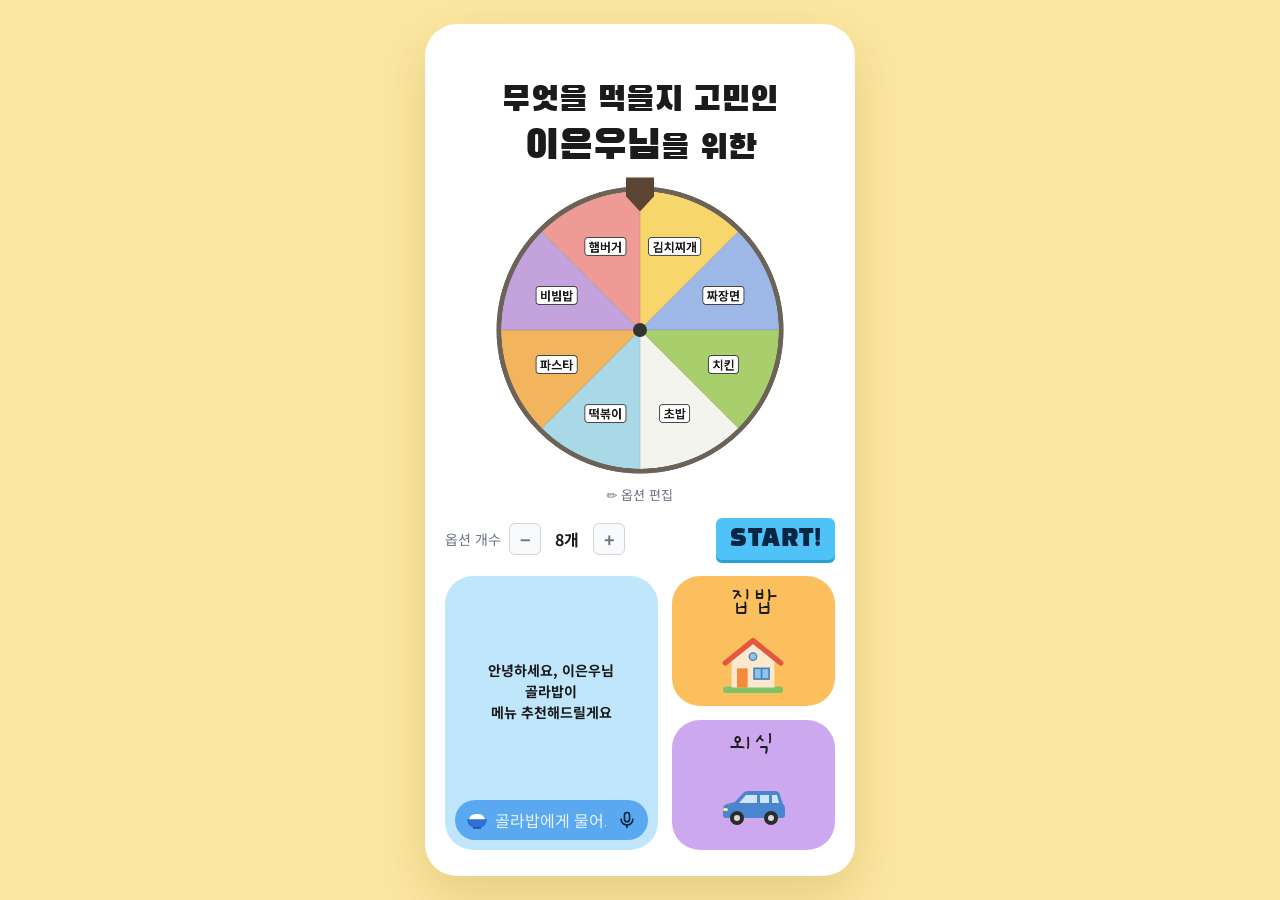
<file: index.html>
<!DOCTYPE html>
<html lang="ko">
<head>
  <meta charset="UTF-8">
  <meta name="viewport" content="width=device-width, initial-scale=1.0, viewport-fit=cover">
  <meta name="theme-color" content="#FCE7A0">
  <title>골라밥 - 오늘 뭐 먹지?</title>
  <link rel="icon" href="data:image/svg+xml,<svg xmlns='http://www.w3.org/2000/svg' viewBox='0 0 100 100'><rect width='100' height='100' rx='22' fill='%23FCE7A0'/><text x='50' y='70' font-size='60' text-anchor='middle'>🍚</text></svg>">
  <link rel="preconnect" href="https://fonts.googleapis.com">
  <link rel="preconnect" href="https://fonts.gstatic.com" crossorigin>
  <link href="https://fonts.googleapis.com/css2?family=Black+Han+Sans&family=Gaegu:wght@700&family=Noto+Sans+KR:wght@400;500;700&display=swap" rel="stylesheet">
  <link rel="stylesheet" href="style.css">
</head>
<body>
  <div class="app">
    <header class="topbar">
      <button class="hamburger" id="menu-btn" aria-label="메뉴 열기">
        <span></span><span></span><span></span>
      </button>
    </header>

    <h1 class="title">
      무엇을 먹을지 고민인<br>
      <span class="name" id="title-name">이은우님</span>을 위한
    </h1>

    <!-- 룰렛 -->
    <section class="wheel-area">
      <div class="wheel-wrap">
        <div class="pointer"></div>
        <canvas id="wheel" width="600" height="600" aria-label="메뉴 룰렛"></canvas>
        <div class="hub"></div>
      </div>
      <button class="link-btn" id="edit-options">✏️ 옵션 편집</button>
    </section>

    <div class="controls">
      <div class="counter">
        <span class="counter-label">옵션 개수</span>
        <button class="step-btn" id="minus" aria-label="옵션 줄이기">−</button>
        <strong id="count">8개</strong>
        <button class="step-btn" id="plus" aria-label="옵션 늘리기">+</button>
      </div>
      <button class="start-btn" id="start">START!</button>
    </div>

    <!-- 하단 카드 -->
    <section class="cards">
      <div class="chat-card">
        <div class="chat-log" id="chat-log"></div>
        <form class="chat-input" id="chat-form" autocomplete="off">
          <span class="bowl" aria-hidden="true">
            <svg viewBox="0 0 40 32"><path d="M7 15 Q7 5 20 5 Q33 5 33 15 Z" fill="#fff"/><path d="M3 14 H37 Q36 25 26 28 H14 Q4 25 3 14 Z" fill="#2F6FD6"/><rect x="13" y="27" width="14" height="3" rx="1.5" fill="#1E4FA3"/></svg>
          </span>
          <input type="text" id="chat-input" placeholder="골라밥에게 물어보기" maxlength="100">
          <button type="button" class="mic" id="mic" aria-label="음성으로 말하기">
            <svg viewBox="0 0 24 24" width="20" height="20" fill="none" stroke="currentColor" stroke-width="2" stroke-linecap="round">
              <rect x="9" y="3" width="6" height="11" rx="3"/>
              <path d="M5 11a7 7 0 0 0 14 0M12 18v3"/>
            </svg>
          </button>
        </form>
      </div>

      <button class="tile home" id="home-btn">
        <span class="tile-label">집밥</span>
        <span class="tile-icon" aria-hidden="true">
          <svg viewBox="0 0 64 58">
            <rect x="4" y="51" width="56" height="6" rx="3" fill="#7CC36A"/>
            <path d="M12 27 L32 11 L52 27 V52 H12 Z" fill="#FBE8CF"/>
            <path d="M6 29 L32 8 L58 29" fill="none" stroke="#E4573D" stroke-width="5" stroke-linecap="round" stroke-linejoin="round"/>
            <circle cx="32" cy="23" r="3.5" fill="#8EC5F0" stroke="#4A7DB0" stroke-width="1.2"/>
            <rect x="17" y="34" width="10" height="18" fill="#F28C38"/>
            <rect x="33" y="34" width="14" height="10" fill="#8EC5F0" stroke="#4A7DB0" stroke-width="1.5"/>
            <line x1="40" y1="34" x2="40" y2="44" stroke="#4A7DB0" stroke-width="1.5"/>
          </svg>
        </span>
      </button>
      <button class="tile out" id="out-btn">
        <span class="tile-label">외식</span>
        <span class="tile-icon" aria-hidden="true">
          <svg viewBox="0 0 72 44">
            <path d="M6 30 V24 Q6 20 10 19 L18 17 L26 8 Q28 6 31 6 H58 Q62 6 63 10 L66 19 Q68 20 68 24 V30 Q68 33 65 33 H9 Q6 33 6 30 Z" fill="#4A86D0"/>
            <path d="M22 18 L29 10 H40 V18 Z" fill="#CFE6FA"/>
            <rect x="43" y="10" width="9" height="8" fill="#CFE6FA"/>
            <path d="M55 10 H60 L62 18 H55 Z" fill="#CFE6FA"/>
            <rect x="6" y="23" width="5" height="3" rx="1.5" fill="#FDE68A"/>
            <circle cx="20" cy="33" r="7" fill="#2B2B2B"/><circle cx="20" cy="33" r="3" fill="#D9D9D9"/>
            <circle cx="54" cy="33" r="7" fill="#2B2B2B"/><circle cx="54" cy="33" r="3" fill="#D9D9D9"/>
          </svg>
        </span>
      </button>
    </section>
  </div>

  <!-- 햄버거 메뉴 -->
  <div class="drawer" id="drawer">
    <nav class="drawer-panel">
      <div class="drawer-head">
        <div class="logo" aria-hidden="true">
          <svg viewBox="0 0 40 32"><path d="M7 15 Q7 5 20 5 Q33 5 33 15 Z" fill="#fff"/><path d="M3 14 H37 Q36 25 26 28 H14 Q4 25 3 14 Z" fill="#2F6FD6"/><rect x="13" y="27" width="14" height="3" rx="1.5" fill="#1E4FA3"/></svg>
        </div>
        <div>
          <strong>골라밥</strong>
          <p>뭘 먹을지 고민될 땐, 골라밥!</p>
        </div>
      </div>
      <button data-nav="name">👤 이름 바꾸기</button>
      <button data-nav="options">✏️ 룰렛 옵션 편집</button>
      <button data-nav="fridge">🧊 내 냉장고 / 집밥</button>
      <button data-nav="out">🚙 외식 메뉴 추천</button>
      <button data-nav="history">🕘 최근 결정한 메뉴</button>
      <button data-nav="reset" class="danger">↺ 전체 초기화</button>
    </nav>
  </div>

  <!-- 바텀 시트 -->
  <div class="sheet-backdrop" id="sheet">
    <div class="sheet" role="dialog" aria-modal="true">
      <button class="sheet-close" id="sheet-close" aria-label="닫기">×</button>
      <div id="sheet-body"></div>
    </div>
  </div>

  <div class="toast" id="toast"></div>

  <script src="script.js"></script>
</body>
</html>
</file>
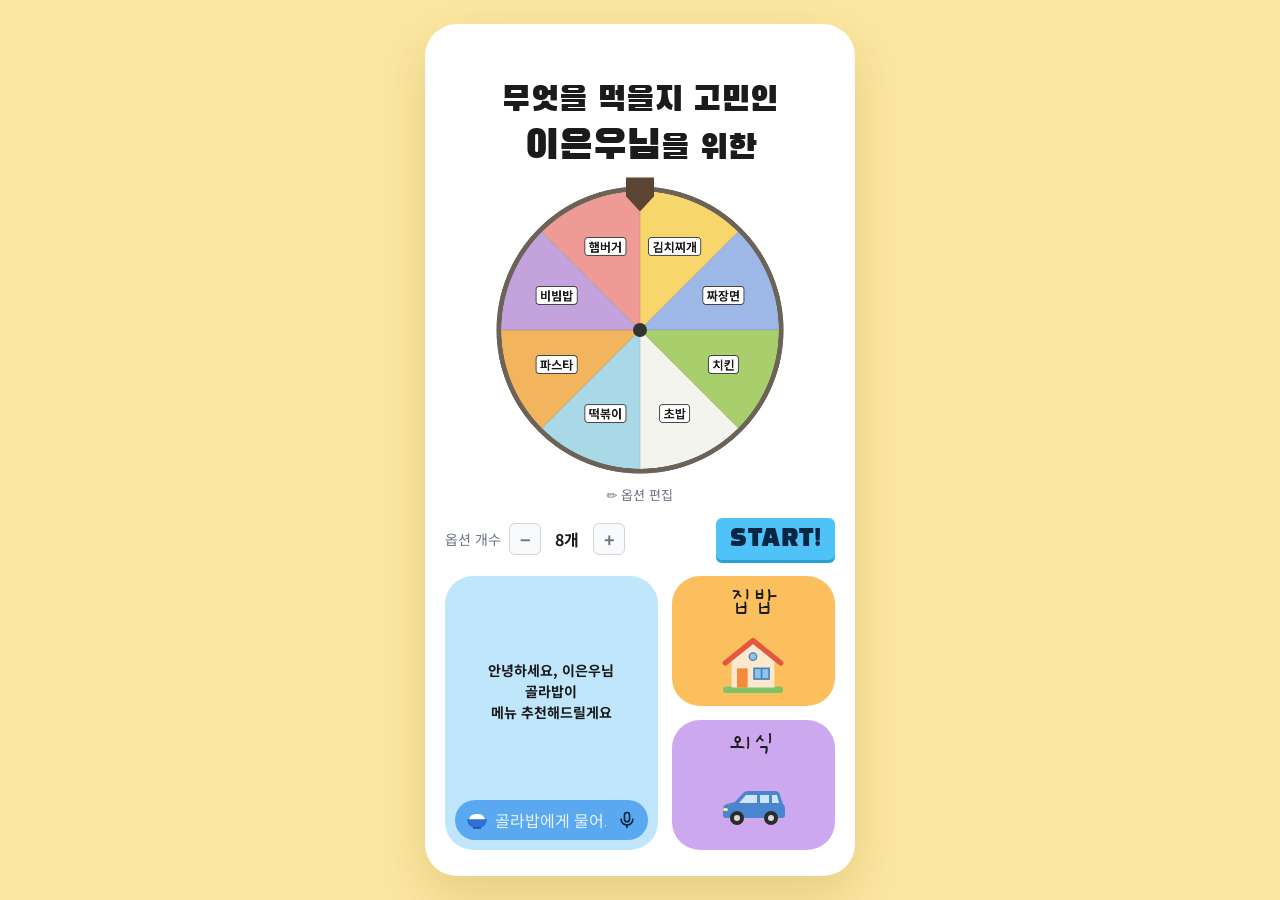
<file: Golabab.html>
<!DOCTYPE html>
<html lang="ko">
<head>
  <meta charset="UTF-8">
  <meta name="viewport" content="width=device-width, initial-scale=1.0, viewport-fit=cover">
  <meta name="theme-color" content="#FCE7A0">
  <title>골라밥 - 오늘 뭐 먹지?</title>
  <link rel="icon" href="data:image/svg+xml,<svg xmlns='http://www.w3.org/2000/svg' viewBox='0 0 100 100'><rect width='100' height='100' rx='22' fill='%23FCE7A0'/><text x='50' y='70' font-size='60' text-anchor='middle'>🍚</text></svg>">
  <link rel="preconnect" href="https://fonts.googleapis.com">
  <link rel="preconnect" href="https://fonts.gstatic.com" crossorigin>
  <link href="https://fonts.googleapis.com/css2?family=Black+Han+Sans&family=Gaegu:wght@700&family=Noto+Sans+KR:wght@400;500;700&display=swap" rel="stylesheet">
  <style>
:root {
  --yellow: #fce7a0;
  --ink: #1b1b1b;
  --muted: #6b7280;
  --sky: #4fc3f7;
  --chat: #bfe6fb;
  --chat-bar: #5aa9f0;
  --home: #fbbf5e;
  --out: #cda8ee;
  --line: #e5e7eb;
  --title-font: "Black Han Sans", sans-serif;
  --hand-font: "Gaegu", cursive;
}

* {
  box-sizing: border-box;
  margin: 0;
  padding: 0;
}

html,
body {
  height: 100%;
}

body {
  font-family: "Noto Sans KR", "Malgun Gothic", system-ui, sans-serif;
  color: var(--ink);
  background: var(--yellow);
  display: flex;
  justify-content: center;
}

button {
  font: inherit;
  color: inherit;
  cursor: pointer;
  border: none;
  background: none;
  -webkit-tap-highlight-color: transparent;
}

a {
  -webkit-tap-highlight-color: transparent;
}

button:disabled {
  cursor: not-allowed;
  opacity: 0.45;
}

/* ===== 앱 레이아웃 ===== */
.app {
  width: 100%;
  max-width: 430px;
  min-height: 100%;
  background: #fff;
  padding: 12px 20px 24px;
  display: flex;
  flex-direction: column;
}

@media (min-width: 500px) {
  body {
    padding: 24px 0;
  }

  .app {
    min-height: auto;
    border-radius: 32px;
    box-shadow: 0 20px 50px rgba(120, 90, 0, 0.18);
  }
}

.topbar {
  height: 40px;
  display: flex;
  align-items: center;
}

.hamburger {
  width: 36px;
  height: 36px;
  display: flex;
  flex-direction: column;
  justify-content: center;
  gap: 5px;
  padding: 4px;
}

.hamburger span {
  display: block;
  height: 3px;
  border-radius: 2px;
  background: var(--ink);
}

.title {
  font-family: var(--title-font);
  font-weight: 400;
  font-size: clamp(26px, 8vw, 34px);
  line-height: 1.25;
  text-align: center;
  margin: 4px 0 12px;
  word-break: keep-all;
}

.title .name {
  font-size: 1.2em;
}

/* ===== 룰렛 ===== */
.wheel-area {
  display: flex;
  flex-direction: column;
  align-items: center;
}

.wheel-wrap {
  position: relative;
  width: 76vw;
  height: 76vw;
  max-width: 290px;
  max-height: 290px;
}

#wheel {
  width: 100%;
  height: 100%;
  cursor: pointer;
  transition: transform 4.8s cubic-bezier(0.15, 0.7, 0.12, 1);
}

.pointer {
  position: absolute;
  top: -8px;
  left: 50%;
  transform: translateX(-50%);
  width: 28px;
  height: 34px;
  background: #5b4636;
  -webkit-clip-path: polygon(0 0, 100% 0, 100% 55%, 50% 100%, 0 55%);
  clip-path: polygon(0 0, 100% 0, 100% 55%, 50% 100%, 0 55%);
  z-index: 2;
  filter: drop-shadow(0 2px 2px rgba(0, 0, 0, 0.25));
}

.hub {
  position: absolute;
  top: 50%;
  left: 50%;
  width: 14px;
  height: 14px;
  margin: -7px 0 0 -7px;
  border-radius: 50%;
  background: #333;
  pointer-events: none;
}

.link-btn {
  margin-top: 6px;
  font-size: 13px;
  color: var(--muted);
  padding: 4px 8px;
  border-radius: 8px;
}

.link-btn:hover {
  background: #f3f4f6;
}

/* ===== 컨트롤 ===== */
.controls {
  display: flex;
  align-items: center;
  justify-content: space-between;
  gap: 8px;
  margin: 10px 0 16px;
}

.counter {
  display: flex;
  align-items: center;
  gap: 8px;
}

.counter-label {
  font-size: 14px;
  color: var(--muted);
}

.counter strong {
  min-width: 36px;
  text-align: center;
}

.step-btn {
  width: 32px;
  height: 32px;
  border: 1.5px solid #d1d5db;
  border-radius: 6px;
  background: #f9fafb;
  font-size: 18px;
  font-weight: 700;
  color: #6b7280;
}

.step-btn:hover:not(:disabled) {
  background: #eef2f7;
}

.start-btn {
  font-family: var(--title-font);
  font-size: 24px;
  letter-spacing: 0.5px;
  color: #0b2545;
  background: var(--sky);
  padding: 6px 14px;
  border-radius: 6px;
  box-shadow: 0 3px 0 #2a9fd3;
  transition: transform 0.1s, box-shadow 0.1s;
}

.start-btn:active:not(:disabled) {
  transform: translateY(3px);
  box-shadow: none;
}

/* ===== 하단 카드 ===== */
.cards {
  display: grid;
  grid-template-columns: 1.3fr 1fr;
  grid-template-rows: 130px 130px;
  gap: 14px;
}

.chat-card {
  grid-row: span 2;
  background: var(--chat);
  border-radius: 28px;
  padding: 12px 10px 10px;
  display: flex;
  flex-direction: column;
  min-width: 0;
}

.chat-log {
  flex: 1;
  overflow-y: auto;
  display: flex;
  flex-direction: column;
  gap: 8px;
  padding: 2px 2px 8px;
  scrollbar-width: thin;
}

.msg {
  font-size: 13px;
  line-height: 1.5;
  padding: 8px 10px;
  border-radius: 14px;
  max-width: 92%;
  word-break: keep-all;
  overflow-wrap: anywhere;
}

.msg.greeting {
  margin: auto 0;
  max-width: 100%;
  background: none;
  text-align: center;
  font-weight: 700;
  font-size: 14px;
}

.msg.bot {
  align-self: flex-start;
  background: #fff;
  border-bottom-left-radius: 4px;
}

.msg.user {
  align-self: flex-end;
  background: var(--chat-bar);
  color: #fff;
  border-bottom-right-radius: 4px;
}

.msg .menu-name {
  font-weight: 700;
  font-size: 15px;
}

.msg-actions {
  display: flex;
  flex-wrap: wrap;
  gap: 4px;
  margin-top: 6px;
}

.msg-actions button,
.msg-actions a {
  font-size: 11px;
  padding: 3px 8px;
  border-radius: 999px;
  background: #eef6fd;
  color: #1d4e89;
  text-decoration: none;
}

.typing span {
  display: inline-block;
  width: 6px;
  height: 6px;
  margin: 0 1px;
  border-radius: 50%;
  background: #9ca3af;
  animation: blink 1s infinite;
}

.typing span:nth-child(2) {
  animation-delay: 0.15s;
}

.typing span:nth-child(3) {
  animation-delay: 0.3s;
}

@keyframes blink {
  0%, 100% { opacity: 0.3; }
  50% { opacity: 1; }
}

.chat-input {
  display: flex;
  align-items: center;
  gap: 4px;
  background: var(--chat-bar);
  border-radius: 999px;
  padding: 4px 6px 4px 10px;
}

.chat-input .bowl svg {
  display: block;
  width: 24px;
  height: 19px;
}

.chat-input input {
  flex: 1;
  min-width: 0;
  border: none;
  outline: none;
  background: transparent;
  color: #fff;
  font: inherit;
  font-size: 16px; /* 16px 미만이면 iOS가 입력 시 화면을 확대함 */
  padding: 4px 2px;
}

.chat-input input::placeholder {
  color: rgba(255, 255, 255, 0.85);
}

.mic {
  width: 30px;
  height: 30px;
  border-radius: 50%;
  display: grid;
  place-items: center;
  color: #0b2545;
  flex-shrink: 0;
}

.mic.listening {
  background: #fff;
  color: #ef4444;
  animation: pulse 1s infinite;
}

@keyframes pulse {
  50% { transform: scale(1.12); }
}

.tile {
  border-radius: 28px;
  display: flex;
  flex-direction: column;
  align-items: center;
  justify-content: space-between;
  padding: 10px 6px 12px;
  transition: transform 0.15s;
}

.tile:hover {
  transform: translateY(-2px);
}

.tile:active {
  transform: scale(0.97);
}

.tile.home {
  background: var(--home);
}

.tile.out {
  background: var(--out);
}

.tile-label {
  font-family: var(--hand-font);
  font-size: 28px;
  line-height: 1;
}

.tile-icon svg {
  display: block;
  width: 72px;
  height: 62px;
}

/* ===== 드로어 ===== */
.drawer {
  position: fixed;
  top: 0;
  right: 0;
  bottom: 0;
  left: 0;
  background: rgba(0, 0, 0, 0.35);
  opacity: 0;
  pointer-events: none;
  transition: opacity 0.25s;
  z-index: 20;
}

.drawer.open {
  opacity: 1;
  pointer-events: auto;
}

.drawer-panel {
  width: min(78vw, 300px);
  height: 100%;
  background: #fff;
  padding: 24px 16px;
  display: flex;
  flex-direction: column;
  gap: 4px;
  transform: translateX(-100%);
  transition: transform 0.25s;
}

.drawer.open .drawer-panel {
  transform: none;
}

.drawer-head {
  display: flex;
  align-items: center;
  gap: 12px;
  padding-bottom: 16px;
  margin-bottom: 8px;
  border-bottom: 1px solid var(--line);
}

.drawer-head strong {
  font-family: var(--title-font);
  font-weight: 400;
  font-size: 22px;
}

.drawer-head p {
  font-size: 12px;
  color: var(--muted);
}

.logo {
  width: 52px;
  height: 52px;
  border-radius: 14px;
  background: var(--yellow);
  display: flex;
  align-items: center;
  justify-content: center;
}

.logo svg {
  width: 36px;
  height: 29px;
}

.drawer-panel > button {
  text-align: left;
  padding: 12px;
  border-radius: 10px;
  font-size: 15px;
}

.drawer-panel > button:hover {
  background: #f3f4f6;
}

.drawer-panel > button.danger {
  margin-top: auto;
  color: #dc2626;
}

/* ===== 바텀 시트 ===== */
.sheet-backdrop {
  position: fixed;
  top: 0;
  right: 0;
  bottom: 0;
  left: 0;
  background: rgba(0, 0, 0, 0.4);
  display: flex;
  align-items: flex-end;
  justify-content: center;
  opacity: 0;
  pointer-events: none;
  transition: opacity 0.25s;
  z-index: 30;
}

.sheet-backdrop.open {
  opacity: 1;
  pointer-events: auto;
}

.sheet {
  position: relative;
  width: 100%;
  max-width: 430px;
  max-height: 85vh;
  overflow-y: auto;
  background: #fff;
  border-radius: 24px 24px 0 0;
  padding: 24px 20px calc(32px + env(safe-area-inset-bottom, 0px));
  -webkit-overflow-scrolling: touch;
  transform: translateY(100%);
  transition: transform 0.3s cubic-bezier(0.2, 0.8, 0.2, 1);
}

.sheet-backdrop.open .sheet {
  transform: none;
}

.sheet-close {
  position: absolute;
  top: 12px;
  right: 14px;
  width: 32px;
  height: 32px;
  border-radius: 50%;
  font-size: 22px;
  color: var(--muted);
}

.sheet-close:hover {
  background: #f3f4f6;
}

.sheet h2 {
  font-family: var(--title-font);
  font-weight: 400;
  font-size: 26px;
  margin-bottom: 4px;
}

.sheet h3 {
  font-size: 15px;
  margin: 20px 0 8px;
}

.sheet-desc {
  font-size: 14px;
  color: var(--muted);
}

.note {
  font-size: 12px;
  color: var(--muted);
  margin-top: 12px;
}

.chips {
  display: flex;
  flex-wrap: wrap;
  gap: 6px;
}

.chip {
  display: inline-flex;
  align-items: center;
  gap: 4px;
  padding: 6px 12px;
  border-radius: 999px;
  background: #fff4d6;
  border: 1.5px solid #f5d27a;
  font-size: 14px;
}

.chip button {
  font-size: 15px;
  line-height: 1;
  color: #a16207;
}

button.chip.ghost {
  background: #fff;
  border: 1.5px dashed #d1d5db;
  color: var(--muted);
  font-size: 13px;
  padding: 4px 10px;
}

button.chip.selected {
  background: var(--out);
  border-color: #a77fd6;
  color: var(--ink);
}

.add-row {
  display: flex;
  gap: 6px;
  margin: 10px 0;
}

.add-row input,
.text-input {
  flex: 1;
  min-width: 0;
  font: inherit;
  font-size: 16px;
  padding: 10px 12px;
  border: 1.5px solid var(--line);
  border-radius: 12px;
  outline: none;
}

.add-row input:focus,
.text-input:focus {
  border-color: var(--sky);
}

.btn {
  padding: 10px 16px;
  border-radius: 12px;
  font-weight: 700;
  font-size: 15px;
  background: #f3f4f6;
  text-align: center;
  text-decoration: none;
  display: inline-block;
}

.btn.primary {
  background: var(--sky);
  color: #0b2545;
}

.btn.home {
  background: var(--home);
}

.btn.out {
  background: var(--out);
}

.btn-row {
  display: flex;
  gap: 8px;
  margin-top: 16px;
}

.btn-row > * {
  flex: 1;
}

.recipe-list {
  display: flex;
  flex-direction: column;
  gap: 8px;
}

.recipe-card {
  text-align: left;
  width: 100%;
  padding: 12px 14px;
  border-radius: 14px;
  border: 1.5px solid var(--line);
  background: #fff;
  transition: border-color 0.15s;
}

.recipe-card:hover {
  border-color: var(--home);
}

.recipe-card .row {
  display: flex;
  justify-content: space-between;
  align-items: center;
  font-weight: 700;
}

.badge {
  font-size: 12px;
  padding: 2px 8px;
  border-radius: 999px;
  background: #dcfce7;
  color: #15803d;
}

.badge.partial {
  background: #fef3c7;
  color: #b45309;
}

.recipe-card p {
  font-size: 12px;
  color: var(--muted);
  margin-top: 4px;
}

.ingredients {
  display: flex;
  flex-wrap: wrap;
  gap: 6px;
  list-style: none;
}

.ingredients li {
  font-size: 13px;
  padding: 4px 10px;
  border-radius: 999px;
  background: #dcfce7;
}

.ingredients li.missing {
  background: #fee2e2;
}

.steps {
  padding-left: 20px;
  line-height: 1.7;
  font-size: 15px;
}

.steps li + li {
  margin-top: 6px;
}

.result {
  text-align: center;
  padding: 12px 0 4px;
}

.result-label {
  color: var(--muted);
}

.result-menu {
  font-family: var(--title-font);
  font-size: 40px;
  margin: 8px 0;
  animation: pop 0.5s cubic-bezier(0.2, 1.6, 0.4, 1);
}

@keyframes pop {
  from { transform: scale(0.4); opacity: 0; }
  to { transform: none; opacity: 1; }
}

.option-list {
  display: flex;
  flex-direction: column;
  gap: 8px;
  margin-top: 12px;
}

.option-row {
  display: flex;
  align-items: center;
  gap: 8px;
}

.option-row .dot {
  width: 16px;
  height: 16px;
  border-radius: 50%;
  flex-shrink: 0;
  border: 1px solid rgba(0, 0, 0, 0.15);
}

.option-row button {
  width: 32px;
  height: 32px;
  border-radius: 8px;
  font-size: 18px;
  color: var(--muted);
}

.option-row button:hover:not(:disabled) {
  background: #fee2e2;
  color: #dc2626;
}

.history-list {
  list-style: none;
  margin-top: 12px;
}

.history-list li {
  display: flex;
  justify-content: space-between;
  padding: 10px 2px;
  border-bottom: 1px solid var(--line);
  font-size: 15px;
}

.history-list small {
  color: var(--muted);
}

.empty {
  text-align: center;
  color: var(--muted);
  padding: 24px 0;
  font-size: 14px;
}

/* ===== 토스트 ===== */
.toast {
  position: fixed;
  left: 50%;
  bottom: calc(32px + env(safe-area-inset-bottom, 0px));
  transform: translate(-50%, 20px);
  background: rgba(17, 24, 39, 0.9);
  color: #fff;
  padding: 10px 18px;
  border-radius: 999px;
  font-size: 14px;
  opacity: 0;
  pointer-events: none;
  transition: opacity 0.2s, transform 0.2s;
  z-index: 40;
  white-space: nowrap;
}

.toast.show {
  opacity: 1;
  transform: translate(-50%, 0);
}

@media (max-width: 360px) {
  .cards {
    grid-template-rows: 115px 115px;
  }

  .tile-icon svg {
    width: 60px;
    height: 52px;
  }

  .start-btn {
    font-size: 20px;
  }
}
</style>
</head>
<body>
  <div class="app">
    <header class="topbar">
      <button class="hamburger" id="menu-btn" aria-label="메뉴 열기">
        <span></span><span></span><span></span>
      </button>
    </header>

    <h1 class="title">
      무엇을 먹을지 고민인<br>
      <span class="name" id="title-name">이은우님</span>을 위한
    </h1>

    <!-- 룰렛 -->
    <section class="wheel-area">
      <div class="wheel-wrap">
        <div class="pointer"></div>
        <canvas id="wheel" width="600" height="600" aria-label="메뉴 룰렛"></canvas>
        <div class="hub"></div>
      </div>
      <button class="link-btn" id="edit-options">✏️ 옵션 편집</button>
    </section>

    <div class="controls">
      <div class="counter">
        <span class="counter-label">옵션 개수</span>
        <button class="step-btn" id="minus" aria-label="옵션 줄이기">−</button>
        <strong id="count">8개</strong>
        <button class="step-btn" id="plus" aria-label="옵션 늘리기">+</button>
      </div>
      <button class="start-btn" id="start">START!</button>
    </div>

    <!-- 하단 카드 -->
    <section class="cards">
      <div class="chat-card">
        <div class="chat-log" id="chat-log"></div>
        <form class="chat-input" id="chat-form" autocomplete="off">
          <span class="bowl" aria-hidden="true">
            <svg viewBox="0 0 40 32"><path d="M7 15 Q7 5 20 5 Q33 5 33 15 Z" fill="#fff"/><path d="M3 14 H37 Q36 25 26 28 H14 Q4 25 3 14 Z" fill="#2F6FD6"/><rect x="13" y="27" width="14" height="3" rx="1.5" fill="#1E4FA3"/></svg>
          </span>
          <input type="text" id="chat-input" placeholder="골라밥에게 물어보기" maxlength="100">
          <button type="button" class="mic" id="mic" aria-label="음성으로 말하기">
            <svg viewBox="0 0 24 24" width="20" height="20" fill="none" stroke="currentColor" stroke-width="2" stroke-linecap="round">
              <rect x="9" y="3" width="6" height="11" rx="3"/>
              <path d="M5 11a7 7 0 0 0 14 0M12 18v3"/>
            </svg>
          </button>
        </form>
      </div>

      <button class="tile home" id="home-btn">
        <span class="tile-label">집밥</span>
        <span class="tile-icon" aria-hidden="true">
          <svg viewBox="0 0 64 58">
            <rect x="4" y="51" width="56" height="6" rx="3" fill="#7CC36A"/>
            <path d="M12 27 L32 11 L52 27 V52 H12 Z" fill="#FBE8CF"/>
            <path d="M6 29 L32 8 L58 29" fill="none" stroke="#E4573D" stroke-width="5" stroke-linecap="round" stroke-linejoin="round"/>
            <circle cx="32" cy="23" r="3.5" fill="#8EC5F0" stroke="#4A7DB0" stroke-width="1.2"/>
            <rect x="17" y="34" width="10" height="18" fill="#F28C38"/>
            <rect x="33" y="34" width="14" height="10" fill="#8EC5F0" stroke="#4A7DB0" stroke-width="1.5"/>
            <line x1="40" y1="34" x2="40" y2="44" stroke="#4A7DB0" stroke-width="1.5"/>
          </svg>
        </span>
      </button>
      <button class="tile out" id="out-btn">
        <span class="tile-label">외식</span>
        <span class="tile-icon" aria-hidden="true">
          <svg viewBox="0 0 72 44">
            <path d="M6 30 V24 Q6 20 10 19 L18 17 L26 8 Q28 6 31 6 H58 Q62 6 63 10 L66 19 Q68 20 68 24 V30 Q68 33 65 33 H9 Q6 33 6 30 Z" fill="#4A86D0"/>
            <path d="M22 18 L29 10 H40 V18 Z" fill="#CFE6FA"/>
            <rect x="43" y="10" width="9" height="8" fill="#CFE6FA"/>
            <path d="M55 10 H60 L62 18 H55 Z" fill="#CFE6FA"/>
            <rect x="6" y="23" width="5" height="3" rx="1.5" fill="#FDE68A"/>
            <circle cx="20" cy="33" r="7" fill="#2B2B2B"/><circle cx="20" cy="33" r="3" fill="#D9D9D9"/>
            <circle cx="54" cy="33" r="7" fill="#2B2B2B"/><circle cx="54" cy="33" r="3" fill="#D9D9D9"/>
          </svg>
        </span>
      </button>
    </section>
  </div>

  <!-- 햄버거 메뉴 -->
  <div class="drawer" id="drawer">
    <nav class="drawer-panel">
      <div class="drawer-head">
        <div class="logo" aria-hidden="true">
          <svg viewBox="0 0 40 32"><path d="M7 15 Q7 5 20 5 Q33 5 33 15 Z" fill="#fff"/><path d="M3 14 H37 Q36 25 26 28 H14 Q4 25 3 14 Z" fill="#2F6FD6"/><rect x="13" y="27" width="14" height="3" rx="1.5" fill="#1E4FA3"/></svg>
        </div>
        <div>
          <strong>골라밥</strong>
          <p>뭘 먹을지 고민될 땐, 골라밥!</p>
        </div>
      </div>
      <button data-nav="name">👤 이름 바꾸기</button>
      <button data-nav="options">✏️ 룰렛 옵션 편집</button>
      <button data-nav="fridge">🧊 내 냉장고 / 집밥</button>
      <button data-nav="out">🚙 외식 메뉴 추천</button>
      <button data-nav="history">🕘 최근 결정한 메뉴</button>
      <button data-nav="reset" class="danger">↺ 전체 초기화</button>
    </nav>
  </div>

  <!-- 바텀 시트 -->
  <div class="sheet-backdrop" id="sheet">
    <div class="sheet" role="dialog" aria-modal="true">
      <button class="sheet-close" id="sheet-close" aria-label="닫기">×</button>
      <div id="sheet-body"></div>
    </div>
  </div>

  <div class="toast" id="toast"></div>

  <script>
// ================= 데이터 =================
const MENUS = [
  { name: "김치찌개", emoji: "🍲", tags: ["한식", "국물", "매운", "따뜻", "든든"] },
  { name: "된장찌개", emoji: "🍲", tags: ["한식", "국물", "따뜻", "가벼운"] },
  { name: "순대국밥", emoji: "🥘", tags: ["한식", "국물", "따뜻", "든든", "해장", "고기"] },
  { name: "냉면", emoji: "🍜", tags: ["한식", "면", "시원"] },
  { name: "비빔밥", emoji: "🍚", tags: ["한식", "밥", "가벼운"] },
  { name: "제육볶음", emoji: "🥩", tags: ["한식", "매운", "고기", "밥", "든든"] },
  { name: "삼겹살", emoji: "🥓", tags: ["한식", "고기", "든든", "회식"] },
  { name: "김치볶음밥", emoji: "🍳", tags: ["한식", "밥", "간단", "매운"] },
  { name: "떡볶이", emoji: "🌶️", tags: ["분식", "매운", "간단", "달달"] },
  { name: "김밥", emoji: "🍙", tags: ["분식", "간단", "가벼운", "밥"] },
  { name: "라면", emoji: "🍜", tags: ["분식", "면", "국물", "간단", "매운", "해장"] },
  { name: "짜장면", emoji: "🍝", tags: ["중식", "면", "달달"] },
  { name: "짬뽕", emoji: "🍜", tags: ["중식", "면", "국물", "매운", "해장"] },
  { name: "마라탕", emoji: "🥵", tags: ["중식", "국물", "매운", "따뜻"] },
  { name: "탕수육", emoji: "🍖", tags: ["중식", "고기", "달달", "회식"] },
  { name: "초밥", emoji: "🍣", tags: ["일식", "가벼운", "특별"] },
  { name: "돈가스", emoji: "🍛", tags: ["일식", "고기", "든든"] },
  { name: "라멘", emoji: "🍜", tags: ["일식", "면", "국물", "따뜻"] },
  { name: "우동", emoji: "🍲", tags: ["일식", "면", "국물", "따뜻", "가벼운"] },
  { name: "파스타", emoji: "🍝", tags: ["양식", "면", "특별"] },
  { name: "피자", emoji: "🍕", tags: ["양식", "회식", "든든"] },
  { name: "햄버거", emoji: "🍔", tags: ["양식", "간단", "고기", "든든"] },
  { name: "샐러드", emoji: "🥗", tags: ["양식", "가벼운", "시원"] },
  { name: "샌드위치", emoji: "🥪", tags: ["양식", "간단", "가벼운", "빵"] },
  { name: "치킨", emoji: "🍗", tags: ["치킨", "고기", "회식", "든든"] },
  { name: "쌀국수", emoji: "🍜", tags: ["아시안", "면", "국물", "따뜻", "해장", "가벼운"] },
  { name: "팟타이", emoji: "🍤", tags: ["아시안", "면", "특별"] },
  { name: "팥빙수", emoji: "🍧", tags: ["디저트", "시원", "달달"] },
];

// 소금·간장·설탕·식용유·참기름 등 기본 양념은 있다고 가정
const RECIPES = [
  {
    name: "김치볶음밥", emoji: "🍳", ingredients: ["김치", "밥", "계란", "대파"],
    steps: ["대파를 송송 썰어 기름에 볶아 파기름을 내요.", "잘게 썬 김치를 넣고 2~3분 볶아요.", "밥을 넣고 간장 1큰술, 설탕 약간으로 간하며 골고루 볶아요.", "계란 프라이를 올리고 참기름을 둘러 완성!"],
  },
  {
    name: "김치찌개", emoji: "🍲", ingredients: ["김치", "돼지고기", "두부", "대파"],
    steps: ["냄비에 돼지고기와 김치를 넣고 볶아요.", "물 2컵을 붓고 10분간 끓여요.", "두부를 넣고 5분 더 끓여요.", "대파를 올리고 간을 맞춰 완성!"],
  },
  {
    name: "된장찌개", emoji: "🍲", ingredients: ["된장", "두부", "애호박", "양파", "감자"],
    steps: ["물 2컵에 된장 1.5큰술을 풀어요.", "감자, 양파를 넣고 5분 끓여요.", "애호박과 두부를 넣고 5분 더 끓여요.", "기호에 맞게 고춧가루를 넣어 완성!"],
  },
  {
    name: "계란말이", emoji: "🥚", ingredients: ["계란", "대파", "당근"],
    steps: ["계란 3개를 풀고 소금으로 간해요.", "대파와 당근을 잘게 다져 섞어요.", "약불 팬에 얇게 부어 익으면 돌돌 말아요.", "반복해서 두툼하게 만들고 썰어서 완성!"],
  },
  {
    name: "계란찜", emoji: "🥚", ingredients: ["계란", "대파"],
    steps: ["계란 3개에 물 반 컵, 소금 약간을 넣고 풀어요.", "뚝배기에 붓고 중약불에서 저어가며 익혀요.", "몽글해지면 대파를 올리고 뚜껑을 덮어요.", "약불에서 3분 뜸 들여 완성!"],
  },
  {
    name: "참치마요덮밥", emoji: "🍚", ingredients: ["참치캔", "밥", "마요네즈", "김"],
    steps: ["참치캔의 기름을 빼요.", "참치에 마요네즈 2큰술, 간장 약간을 섞어요.", "밥 위에 참치마요를 올려요.", "잘게 부순 김을 뿌려 완성!"],
  },
  {
    name: "라면", emoji: "🍜", ingredients: ["라면", "계란", "대파"],
    steps: ["물 550ml를 끓여요.", "면과 스프를 넣고 4분 끓여요.", "계란을 넣고 대파를 올려요.", "30초 더 끓여 완성!"],
  },
  {
    name: "떡볶이", emoji: "🌶️", ingredients: ["떡", "어묵", "고추장", "대파"],
    steps: ["물 2컵에 고추장 2큰술, 설탕 1큰술, 간장 1큰술을 풀어요.", "끓으면 떡과 어묵을 넣어요.", "국물이 걸쭉해질 때까지 졸여요.", "대파를 넣고 한소끔 끓여 완성!"],
  },
  {
    name: "제육볶음", emoji: "🥩", ingredients: ["돼지고기", "고추장", "양파", "대파"],
    steps: ["고추장 2, 간장 1, 설탕 1, 다진 마늘 1큰술로 양념을 만들어요.", "돼지고기를 양념에 10분 재워요.", "센불에 고기를 볶다가 양파를 넣어요.", "대파를 넣고 한 번 더 볶아 완성!"],
  },
  {
    name: "파스타", emoji: "🍝", ingredients: ["파스타면", "토마토소스", "양파", "마늘"],
    steps: ["소금 넣은 물에 면을 8분 삶아요.", "올리브유에 마늘, 양파를 볶아요.", "토마토소스를 넣고 끓여요.", "면을 넣고 면수 약간과 함께 버무려 완성!"],
  },
  {
    name: "오므라이스", emoji: "🍳", ingredients: ["밥", "계란", "양파", "당근", "케첩"],
    steps: ["양파와 당근을 잘게 썰어 볶아요.", "밥과 케첩 2큰술을 넣고 볶아요.", "계란 2개를 풀어 얇게 부쳐요.", "볶음밥을 계란으로 감싸고 케첩을 뿌려 완성!"],
  },
  {
    name: "감자채볶음", emoji: "🥔", ingredients: ["감자", "양파", "당근"],
    steps: ["감자를 채 썰어 찬물에 헹궈 전분을 빼요.", "기름 두른 팬에 감자를 볶아요.", "양파, 당근을 넣고 소금으로 간해요.", "투명해질 때까지 볶아 완성!"],
  },
  {
    name: "두부부침", emoji: "🧈", ingredients: ["두부", "계란"],
    steps: ["두부를 1cm 두께로 썰어 물기를 빼요.", "소금을 살짝 뿌려요.", "계란물을 입혀요.", "기름 두른 팬에 노릇하게 부쳐 완성!"],
  },
  {
    name: "소시지야채볶음", emoji: "🌭", ingredients: ["소시지", "양파", "파프리카", "케첩"],
    steps: ["소시지에 칼집을 내요.", "양파와 파프리카를 한입 크기로 썰어요.", "소시지와 채소를 함께 볶아요.", "케첩 2큰술, 올리고당 1큰술을 넣고 볶아 완성!"],
  },
  {
    name: "비빔밥", emoji: "🍚", ingredients: ["밥", "계란", "고추장", "당근", "애호박"],
    steps: ["당근과 애호박을 채 썰어 각각 볶아요.", "계란 프라이를 만들어요.", "밥 위에 채소와 계란을 올려요.", "고추장과 참기름을 넣고 비벼 완성!"],
  },
];

const COMMON_INGREDIENTS = [...new Set(RECIPES.flatMap((r) => r.ingredients))];

const TAG_RULES = [
  { tag: "매운", re: /매운|맵|얼큰|칼칼|스트레스/ },
  { tag: "국물", re: /국물|찌개|국밥|뜨끈/ },
  { tag: "따뜻", re: /따뜻|따듯|추워|춥|쌀쌀|감기/ },
  { tag: "해장", re: /해장|술|숙취/ },
  { tag: "시원", re: /시원|더워|덥|차가운|여름/ },
  { tag: "가벼운", re: /가벼|가볍|다이어트|건강|속이 안 좋|부담/ },
  { tag: "든든", re: /든든|배고|배가 고프|허기|많이 먹/ },
  { tag: "고기", re: /고기|육식/ },
  { tag: "달달", re: /달달|단 거|단거|달콤|디저트/ },
  { tag: "면", re: /국수|누들|면 ?요리|면류|(^|\s)면/ },
  { tag: "밥", re: /덮밥|볶음밥|밥 ?요리|밥이 먹고|밥 먹고 싶/ },
  { tag: "간단", re: /간단|빨리|빠르게|혼밥|귀찮/ },
  { tag: "특별", re: /특별|기념|데이트|분위기/ },
  { tag: "회식", re: /회식|친구|모임|여럿|같이/ },
  { tag: "한식", re: /한식/ },
  { tag: "중식", re: /중식|중국/ },
  { tag: "일식", re: /일식|일본/ },
  { tag: "양식", re: /양식|서양/ },
  { tag: "분식", re: /분식/ },
  { tag: "치킨", re: /치킨|닭/ },
  { tag: "빵", re: /빵|샌드/ },
];

const OUT_CATEGORIES = ["한식", "중식", "일식", "양식", "분식", "치킨", "아시안", "디저트"];

const WHEEL_COLORS = ["#F7D66B", "#9DB8E6", "#A8CF6B", "#F4F4EF", "#A9D8E6", "#F2B45C", "#C3A3DB", "#EE9B95"];
const DEFAULT_OPTIONS = ["김치찌개", "짜장면", "치킨", "초밥", "떡볶이", "파스타", "비빔밥", "햄버거"];
const MIN_OPTIONS = 2;
const MAX_OPTIONS = 12;

// ================= 저장소 =================
const store = {
  get(key, fallback) {
    try {
      const value = localStorage.getItem("golabab-" + key);
      return value === null ? fallback : JSON.parse(value);
    } catch {
      return fallback;
    }
  },
  set(key, value) {
    try {
      localStorage.setItem("golabab-" + key, JSON.stringify(value));
    } catch {
      // 저장 불가 환경에서는 메모리에만 유지
    }
  },
  clear() {
    try {
      Object.keys(localStorage)
        .filter((k) => k.startsWith("golabab-"))
        .forEach((k) => localStorage.removeItem(k));
    } catch {
      // 무시
    }
  },
};

let userName = store.get("name", "이은우");
let options = store.get("options", DEFAULT_OPTIONS.slice());
let fridge = store.get("fridge", ["계란", "김치", "밥", "대파", "양파"]);
let menuHistory = store.get("history", []);

// ================= 유틸 =================
const $ = (id) => document.getElementById(id);

function esc(str) {
  return String(str).replace(/[&<>"']/g, (c) => ({ "&": "&amp;", "<": "&lt;", ">": "&gt;", '"': "&quot;", "'": "&#39;" })[c]);
}

function pickRandom(arr) {
  return arr[Math.floor(Math.random() * arr.length)];
}

function shuffle(arr) {
  const a = arr.slice();
  for (let i = a.length - 1; i > 0; i--) {
    const j = Math.floor(Math.random() * (i + 1));
    [a[i], a[j]] = [a[j], a[i]];
  }
  return a;
}

function findMenu(name) {
  return MENUS.find((m) => m.name === name);
}

function findRecipe(name) {
  return RECIPES.find((r) => r.name === name);
}

function menuEmoji(name) {
  return (findMenu(name) || findRecipe(name) || { emoji: "🍽️" }).emoji;
}

function naverMapUrl(menu) {
  return "https://map.naver.com/p/search/" + encodeURIComponent(menu + " 맛집");
}

function kakaoMapUrl(menu) {
  return "https://map.kakao.com/?q=" + encodeURIComponent(menu + " 맛집");
}

function recipeSearchUrl(menu) {
  return "https://www.10000recipe.com/recipe/list.html?q=" + encodeURIComponent(menu);
}

let toastTimer;
function toast(message) {
  const el = $("toast");
  el.textContent = message;
  el.classList.add("show");
  clearTimeout(toastTimer);
  toastTimer = setTimeout(() => el.classList.remove("show"), 1800);
}

function addHistory(menu, source) {
  menuHistory.unshift({ menu, source, time: Date.now() });
  menuHistory = menuHistory.slice(0, 30);
  store.set("history", menuHistory);
}

function optionLabel(i) {
  return (options[i] || "").trim() || `옵션 ${i + 1}`;
}

function wheelColor(i, n) {
  // 마지막 칸이 첫 칸과 같은 색이 되지 않도록
  if (i === n - 1 && n > 1 && i % WHEEL_COLORS.length === 0) return WHEEL_COLORS[3];
  return WHEEL_COLORS[i % WHEEL_COLORS.length];
}

// ================= 이름 =================
function renderName() {
  $("title-name").textContent = `${userName}님`;
  if (greetingEl) {
    greetingEl.innerHTML = `안녕하세요, ${esc(userName)}님<br>골라밥이<br>메뉴 추천해드릴게요`;
  }
}

// ================= 룰렛 =================
const wheel = $("wheel");
const wctx = wheel.getContext("2d");
const startBtn = $("start");
let rotation = 0;
let spinning = false;
let pendingWinner = null;

function roundRectPath(ctx, x, y, w, h, r) {
  ctx.beginPath();
  ctx.moveTo(x + r, y);
  ctx.arcTo(x + w, y, x + w, y + h, r);
  ctx.arcTo(x + w, y + h, x, y + h, r);
  ctx.arcTo(x, y + h, x, y, r);
  ctx.arcTo(x, y, x + w, y, r);
  ctx.closePath();
}

function fitText(ctx, text, maxWidth) {
  if (ctx.measureText(text).width <= maxWidth) return text;
  let t = text;
  while (t.length > 1 && ctx.measureText(t + "…").width > maxWidth) t = t.slice(0, -1);
  return t + "…";
}

function drawWheel() {
  const size = wheel.width;
  const c = size / 2;
  const r = c - 8;
  const n = options.length;
  const seg = (Math.PI * 2) / n;

  wctx.clearRect(0, 0, size, size);

  for (let i = 0; i < n; i++) {
    const start = -Math.PI / 2 + i * seg;
    wctx.beginPath();
    wctx.moveTo(c, c);
    wctx.arc(c, c, r, start, start + seg);
    wctx.closePath();
    wctx.fillStyle = wheelColor(i, n);
    wctx.fill();
    wctx.strokeStyle = "rgba(0,0,0,0.08)";
    wctx.lineWidth = 2;
    wctx.stroke();
  }

  wctx.beginPath();
  wctx.arc(c, c, r, 0, Math.PI * 2);
  wctx.lineWidth = 10;
  wctx.strokeStyle = "#6b6258";
  wctx.stroke();

  const fontSize = n <= 6 ? 28 : n <= 8 ? 25 : n <= 10 ? 22 : 19;
  const labelRadius = r * (n <= 4 ? 0.55 : n <= 8 ? 0.64 : 0.7);
  const maxLabelWidth = n <= 4 ? 200 : n <= 8 ? 110 : 80;
  wctx.font = `700 ${fontSize}px "Noto Sans KR", sans-serif`;
  wctx.textAlign = "center";
  wctx.textBaseline = "middle";

  for (let i = 0; i < n; i++) {
    const mid = -Math.PI / 2 + (i + 0.5) * seg;
    const x = c + Math.cos(mid) * labelRadius;
    const y = c + Math.sin(mid) * labelRadius;
    const text = fitText(wctx, optionLabel(i), maxLabelWidth);
    const w = wctx.measureText(text).width + 16;
    const h = fontSize + 12;

    roundRectPath(wctx, x - w / 2, y - h / 2, w, h, 6);
    wctx.fillStyle = "#fff";
    wctx.fill();
    wctx.lineWidth = 2;
    wctx.strokeStyle = "#444";
    wctx.stroke();

    wctx.fillStyle = "#1b1b1b";
    wctx.fillText(text, x, y + 1);
  }
}

function renderOptions() {
  $("count").textContent = `${options.length}개`;
  $("minus").disabled = spinning || options.length <= MIN_OPTIONS;
  $("plus").disabled = spinning || options.length >= MAX_OPTIONS;
  drawWheel();
}

function saveOptions() {
  store.set("options", options);
  renderOptions();
}

function addOption(name) {
  if (options.length >= MAX_OPTIONS) return false;
  if (!name) {
    const unused = MENUS.map((m) => m.name).filter((m) => !options.includes(m));
    name = unused.length ? pickRandom(unused) : `옵션 ${options.length + 1}`;
  }
  options.push(name);
  saveOptions();
  return true;
}

function spin() {
  if (spinning) return;
  spinning = true;
  startBtn.disabled = true;
  renderOptions();

  const n = options.length;
  const seg = 360 / n;
  const idx = Math.floor(Math.random() * n);
  const target = idx * seg + seg * (0.15 + Math.random() * 0.7);
  const desired = (360 - target) % 360;
  const current = ((rotation % 360) + 360) % 360;
  rotation += 360 * 6 + ((desired - current + 360) % 360);
  pendingWinner = optionLabel(idx);
  wheel.style.transform = `rotate(${rotation}deg)`;
}

wheel.addEventListener("transitionend", () => {
  if (!spinning) return;
  spinning = false;
  startBtn.disabled = false;
  renderOptions();
  addHistory(pendingWinner, "룰렛");
  openSheet(() => renderResult(pendingWinner));
});

startBtn.addEventListener("click", spin);
wheel.addEventListener("click", () => {
  if (!spinning) openSheet(renderOptionsEditor);
});
$("edit-options").addEventListener("click", () => {
  if (!spinning) openSheet(renderOptionsEditor);
});
$("plus").addEventListener("click", () => addOption());
$("minus").addEventListener("click", () => {
  if (options.length > MIN_OPTIONS) {
    options.pop();
    saveOptions();
  }
});

// ================= 바텀 시트 =================
const sheetEl = $("sheet");
const sheetBody = $("sheet-body");

function openSheet(render) {
  closeDrawer();
  render();
  sheetEl.classList.add("open");
  sheetEl.querySelector(".sheet").scrollTop = 0;
}

function closeSheet() {
  sheetEl.classList.remove("open");
}

$("sheet-close").addEventListener("click", closeSheet);
sheetEl.addEventListener("click", (e) => {
  if (e.target === sheetEl) closeSheet();
});

// 메뉴 결정 후 공통 액션 (레시피 / 맛집)
// 레시피가 있으면 앱 안에서 열고, 없으면 레시피 검색 사이트 링크 (window.open은 일부 브라우저에서 막힘)
function recipeActionHtml(menu, cls, label) {
  return findRecipe(menu)
    ? `<button class="${cls}" data-act="recipe" data-menu="${esc(menu)}">${label}</button>`
    : `<a class="${cls}" href="${recipeSearchUrl(menu)}" target="_blank" rel="noopener">${label}</a>`;
}

function menuActionsHtml(menu) {
  return `
    <div class="btn-row">
      ${recipeActionHtml(menu, "btn home", "🏡 집에서 해먹기")}
      <a class="btn out" href="${naverMapUrl(menu)}" target="_blank" rel="noopener">🚙 근처 맛집</a>
    </div>`;
}

function openRecipe(menu) {
  openSheet(() => renderRecipe(menu, () => renderResult(menu)));
}

sheetBody.addEventListener("click", (e) => {
  const btn = e.target.closest("[data-act='recipe']");
  if (btn) openRecipe(btn.dataset.menu);
});

// 룰렛 결과
function renderResult(menu) {
  sheetBody.innerHTML = `
    <div class="result">
      <p class="result-label">오늘의 메뉴는</p>
      <p class="result-menu">${menuEmoji(menu)} ${esc(menu)}</p>
      <p class="result-label">${findRecipe(menu) ? "집에서 직접 만들 수도 있어요!" : "맛있게 드세요!"}</p>
    </div>
    ${menuActionsHtml(menu)}
    <div class="btn-row">
      <button class="btn" id="spin-again">🎡 다시 돌리기</button>
    </div>`;
  $("spin-again").addEventListener("click", () => {
    closeSheet();
    setTimeout(spin, 300);
  });
}

// 옵션 편집
function renderOptionsEditor() {
  const n = options.length;
  sheetBody.innerHTML = `
    <h2>✏️ 룰렛 옵션 편집</h2>
    <p class="sheet-desc">룰렛에 올릴 메뉴를 적어주세요. (${MIN_OPTIONS}~${MAX_OPTIONS}개)</p>
    <div class="option-list">
      ${options
        .map(
          (o, i) => `
        <div class="option-row">
          <span class="dot" style="background:${wheelColor(i, n)}"></span>
          <input class="text-input" data-index="${i}" value="${esc(o)}" placeholder="옵션 ${i + 1}" maxlength="12">
          <button data-del="${i}" aria-label="삭제" ${n <= MIN_OPTIONS ? "disabled" : ""}>×</button>
        </div>`
        )
        .join("")}
    </div>
    <div class="btn-row">
      <button class="btn" id="opt-add" ${n >= MAX_OPTIONS ? "disabled" : ""}>+ 옵션 추가</button>
      <button class="btn" id="opt-random">🎲 랜덤 채우기</button>
    </div>
    <div class="btn-row">
      <button class="btn primary" id="opt-done">완료</button>
    </div>`;

  sheetBody.querySelectorAll("input[data-index]").forEach((input) => {
    input.addEventListener("input", () => {
      options[Number(input.dataset.index)] = input.value;
      saveOptions();
    });
  });
  sheetBody.querySelectorAll("[data-del]").forEach((btn) => {
    btn.addEventListener("click", () => {
      options.splice(Number(btn.dataset.del), 1);
      saveOptions();
      renderOptionsEditor();
    });
  });
  $("opt-add").addEventListener("click", () => {
    addOption();
    renderOptionsEditor();
  });
  $("opt-random").addEventListener("click", () => {
    options = shuffle(MENUS.map((m) => m.name)).slice(0, options.length);
    saveOptions();
    renderOptionsEditor();
  });
  $("opt-done").addEventListener("click", () => {
    options = options.map((o, i) => o.trim() || `옵션 ${i + 1}`);
    saveOptions();
    closeSheet();
  });
}

// ================= 집밥 (냉장고) =================
function hasIngredient(ing) {
  return fridge.some((f) => f === ing || f.includes(ing));
}

function saveFridge() {
  store.set("fridge", fridge);
}

function addToFridge(raw) {
  const items = raw.split(/[,\s]+/).map((s) => s.trim()).filter(Boolean);
  for (const item of items) {
    if (!fridge.includes(item)) fridge.push(item);
  }
  saveFridge();
}

function recommendRecipes() {
  return RECIPES.map((r) => {
    const have = r.ingredients.filter(hasIngredient);
    const missing = r.ingredients.filter((i) => !hasIngredient(i));
    return { recipe: r, have, missing };
  })
    .filter((x) => x.have.length > 0)
    .sort((a, b) => a.missing.length - b.missing.length || b.have.length - a.have.length)
    .slice(0, 6);
}

function renderHome() {
  const recs = recommendRecipes();
  const quick = COMMON_INGREDIENTS.filter((i) => !fridge.includes(i));

  sheetBody.innerHTML = `
    <h2>🏡 집밥</h2>
    <p class="sheet-desc">냉장고에 있는 재료로 만들 수 있는 요리를 추천해드려요.</p>

    <h3>🧊 내 냉장고</h3>
    <div class="chips">
      ${
        fridge.length
          ? fridge.map((i) => `<span class="chip">${esc(i)}<button data-remove="${esc(i)}" aria-label="${esc(i)} 삭제">×</button></span>`).join("")
          : `<p class="sheet-desc">냉장고가 비어 있어요. 재료를 추가해주세요.</p>`
      }
    </div>
    <form class="add-row" id="fridge-form">
      <input id="fridge-input" placeholder="재료 추가 (예: 두부, 감자)" autocomplete="off">
      <button class="btn primary">추가</button>
    </form>
    ${quick.length ? `<div class="chips">${quick.map((i) => `<button class="chip ghost" data-add="${esc(i)}">+ ${esc(i)}</button>`).join("")}</div>` : ""}

    <h3>🍳 추천 레시피</h3>
    <div class="recipe-list">
      ${
        recs.length
          ? recs
              .map(
                ({ recipe, have, missing }) => `
          <button class="recipe-card" data-recipe="${esc(recipe.name)}">
            <div class="row">
              <span>${recipe.emoji} ${esc(recipe.name)}</span>
              ${missing.length ? `<span class="badge partial">${missing.length}개 부족</span>` : `<span class="badge">바로 가능!</span>`}
            </div>
            <p>✅ ${have.map(esc).join(", ")}${missing.length ? ` · 🛒 ${missing.map(esc).join(", ")}` : ""}</p>
          </button>`
              )
              .join("")
          : `<p class="empty">재료를 추가하면 레시피를 추천해드려요 🥕</p>`
      }
    </div>
    <p class="note">* 소금·간장·설탕·식용유 같은 기본 양념은 있다고 가정해요.</p>`;

  $("fridge-form").addEventListener("submit", (e) => {
    e.preventDefault();
    const value = $("fridge-input").value;
    if (!value.trim()) return;
    addToFridge(value);
    renderHome();
    $("fridge-input").focus();
  });
  sheetBody.querySelectorAll("[data-remove]").forEach((btn) =>
    btn.addEventListener("click", () => {
      fridge = fridge.filter((f) => f !== btn.dataset.remove);
      saveFridge();
      renderHome();
    })
  );
  sheetBody.querySelectorAll("[data-add]").forEach((btn) =>
    btn.addEventListener("click", () => {
      addToFridge(btn.dataset.add);
      renderHome();
    })
  );
  sheetBody.querySelectorAll("[data-recipe]").forEach((btn) =>
    btn.addEventListener("click", () => renderRecipe(btn.dataset.recipe, renderHome))
  );
}

function renderRecipe(name, back) {
  const recipe = findRecipe(name);
  sheetBody.innerHTML = `
    <h2>${recipe.emoji} ${esc(recipe.name)}</h2>
    <p class="sheet-desc">초록색은 냉장고에 있는 재료, 빨간색은 사야 할 재료예요.</p>
    <h3>재료</h3>
    <ul class="ingredients">
      ${recipe.ingredients.map((i) => `<li class="${hasIngredient(i) ? "" : "missing"}">${esc(i)}</li>`).join("")}
    </ul>
    <h3>만드는 법</h3>
    <ol class="steps">${recipe.steps.map((s) => `<li>${esc(s)}</li>`).join("")}</ol>
    <div class="btn-row">
      <button class="btn" id="recipe-back">← 뒤로</button>
      <button class="btn primary" id="recipe-pick">이걸로 결정!</button>
    </div>`;
  $("recipe-back").addEventListener("click", back);
  $("recipe-pick").addEventListener("click", () => {
    addHistory(recipe.name, "집밥");
    closeSheet();
    toast(`${recipe.emoji} 오늘은 ${recipe.name}! 맛있게 드세요`);
  });
}

// ================= 외식 =================
function renderOut(category = null, menu = null) {
  sheetBody.innerHTML = `
    <h2>🚙 외식</h2>
    <p class="sheet-desc">어떤 종류가 끌리세요? 골라밥이 메뉴를 골라드려요.</p>
    <div class="chips" style="margin-top:12px">
      ${OUT_CATEGORIES.map((c) => `<button class="chip ghost ${c === category ? "selected" : ""}" data-cat="${c}">${c}</button>`).join("")}
      <button class="chip ghost ${category === "아무거나" ? "selected" : ""}" data-cat="아무거나">🎲 아무거나</button>
    </div>
    ${
      menu
        ? `
      <div class="result">
        <p class="result-label">${esc(category)} 중에서 골라봤어요</p>
        <p class="result-menu">${menuEmoji(menu)} ${esc(menu)}</p>
      </div>
      <div class="btn-row">
        <a class="btn out" href="${naverMapUrl(menu)}" target="_blank" rel="noopener">🗺️ 네이버 지도</a>
        <a class="btn out" href="${kakaoMapUrl(menu)}" target="_blank" rel="noopener">📍 카카오맵</a>
      </div>
      <div class="btn-row">
        <button class="btn" id="out-again">🔄 다른 메뉴</button>
        <button class="btn primary" id="out-pick">이걸로 결정!</button>
      </div>`
        : ""
    }`;

  const pickFrom = (cat, exclude) => {
    const pool = MENUS.filter((m) => (cat === "아무거나" || m.tags.includes(cat)) && m.name !== exclude);
    return pickRandom(pool.length ? pool : MENUS).name;
  };

  sheetBody.querySelectorAll("[data-cat]").forEach((btn) =>
    btn.addEventListener("click", () => renderOut(btn.dataset.cat, pickFrom(btn.dataset.cat)))
  );
  if (menu) {
    $("out-again").addEventListener("click", () => renderOut(category, pickFrom(category, menu)));
    $("out-pick").addEventListener("click", () => {
      addHistory(menu, "외식");
      closeSheet();
      toast(`${menuEmoji(menu)} 오늘은 ${menu}! 맛있게 드세요`);
    });
  }
}

$("home-btn").addEventListener("click", () => openSheet(renderHome));
$("out-btn").addEventListener("click", () => openSheet(() => renderOut()));

// ================= 골라밥에게 물어보기 (챗) =================
const chatLog = $("chat-log");
const chatForm = $("chat-form");
const chatInput = $("chat-input");
let greetingEl = null;
let lastTags = [];
let lastMenu = null;

function scrollChat() {
  chatLog.scrollTop = chatLog.scrollHeight;
}

function addUserMessage(text) {
  if (greetingEl) {
    greetingEl.classList.remove("greeting");
    greetingEl.classList.add("bot");
  }
  const el = document.createElement("div");
  el.className = "msg user";
  el.textContent = text;
  chatLog.append(el);
  scrollChat();
}

function addBotMessage(html, menu) {
  const el = document.createElement("div");
  el.className = "msg bot";
  el.innerHTML = html;
  if (menu) {
    const actions = document.createElement("div");
    actions.className = "msg-actions";
    actions.innerHTML = `
      ${recipeActionHtml(menu, "", "🏡 레시피")}
      <a href="${naverMapUrl(menu)}" target="_blank" rel="noopener">🚙 맛집</a>
      <button data-chat="wheel">🎡 룰렛에 추가</button>`;
    const recipeBtn = actions.querySelector("[data-act='recipe']");
    if (recipeBtn) recipeBtn.addEventListener("click", () => openRecipe(menu));
    actions.querySelector("[data-chat='wheel']").addEventListener("click", () => {
      if (options.includes(menu)) toast("이미 룰렛에 있어요!");
      else if (addOption(menu)) toast(`룰렛에 ${menu} 추가!`);
      else toast(`룰렛이 가득 찼어요 (최대 ${MAX_OPTIONS}개)`);
    });
    el.append(actions);
  }
  chatLog.append(el);
  scrollChat();
}

function isNegated(text, index, length) {
  const before = text.slice(Math.max(0, index - 3), index);
  const after = text.slice(index + length, index + length + 10);
  return /안\s?$/.test(before) || /^[^,.!?]{0,5}(말고|빼고|싫|제외|없는|별로)/.test(after);
}

function recommend(text) {
  const want = [];
  const avoid = [];
  for (const rule of TAG_RULES) {
    const m = text.match(rule.re);
    if (m) (isNegated(text, m.index, m[0].length) ? avoid : want).push(rule.tag);
  }

  // 메뉴 이름을 직접 말한 경우
  const direct = MENUS.find((m) => text.includes(m.name));
  if (direct) {
    const idx = text.indexOf(direct.name);
    if (!isNegated(text, idx, direct.name.length)) {
      lastMenu = direct.name;
      lastTags = direct.tags;
      return { menu: direct, reason: `${direct.name} 좋죠! 탁월한 선택이에요 👍` };
    }
    avoid.push(...direct.tags.slice(0, 1));
  }

  let tags = want;
  if (!want.length && /다른|또|별로|싫|말고/.test(text)) tags = lastTags;

  const candidates = MENUS.filter((m) => m.name !== lastMenu && !m.tags.some((t) => avoid.includes(t)));
  const scored = (candidates.length ? candidates : MENUS).map((m) => ({
    m,
    score: tags.filter((t) => m.tags.includes(t)).length,
  }));
  const best = Math.max(...scored.map((x) => x.score));
  const menu = pickRandom(scored.filter((x) => x.score === best)).m;

  let reason;
  if (tags.length && best > 0) {
    reason = `${tags.map((t) => "#" + t).join(" ")} 메뉴를 찾으시는군요!`;
  } else if (avoid.length) {
    reason = `${avoid.map((t) => "#" + t).join(" ")} 빼고 골라봤어요.`;
  } else if (tags.length) {
    reason = "딱 맞는 메뉴는 없지만, 이건 어때요?";
  } else {
    reason = pickRandom(["고민될 땐 골라밥이 골라드릴게요!", "오늘 같은 날엔 이게 딱이에요.", "골라밥의 추천 메뉴는요~"]);
  }

  lastTags = tags;
  lastMenu = menu.name;
  return { menu, reason };
}

function handleChat(text) {
  addUserMessage(text);

  const typing = document.createElement("div");
  typing.className = "msg bot typing";
  typing.innerHTML = "<span></span><span></span><span></span>";
  chatLog.append(typing);
  scrollChat();

  setTimeout(() => {
    typing.remove();
    const { menu, reason } = recommend(text);
    addBotMessage(`${esc(reason)}<br><span class="menu-name">${menu.emoji} ${esc(menu.name)}</span> 어떠세요?`, menu.name);
  }, 600);
}

chatForm.addEventListener("submit", (e) => {
  e.preventDefault();
  const text = chatInput.value.trim();
  if (!text) return;
  chatInput.value = "";
  handleChat(text);
});

// 음성 입력
const SpeechRecognition = window.SpeechRecognition || window.webkitSpeechRecognition;
const micBtn = $("mic");
let recognition = null;

micBtn.addEventListener("click", () => {
  if (!SpeechRecognition) {
    toast("이 브라우저는 음성 인식을 지원하지 않아요 (Chrome 권장)");
    return;
  }
  if (recognition) {
    recognition.stop();
    return;
  }
  recognition = new SpeechRecognition();
  recognition.lang = "ko-KR";
  recognition.interimResults = false;
  recognition.onresult = (e) => {
    const text = e.results[0][0].transcript.trim();
    if (text) handleChat(text);
  };
  recognition.onerror = (e) => {
    if (e.error === "not-allowed" || e.error === "service-not-allowed") {
      toast("마이크 권한이 없어요. 글자로 입력해주세요");
    } else {
      toast("음성을 인식하지 못했어요. 다시 시도해주세요");
    }
  };
  recognition.onend = () => {
    micBtn.classList.remove("listening");
    recognition = null;
  };
  try {
    micBtn.classList.add("listening");
    recognition.start();
  } catch {
    micBtn.classList.remove("listening");
    recognition = null;
    toast("이 환경에서는 음성 입력을 쓸 수 없어요");
  }
});

// ================= 햄버거 메뉴 =================
const drawer = $("drawer");

function closeDrawer() {
  drawer.classList.remove("open");
}

$("menu-btn").addEventListener("click", () => drawer.classList.add("open"));
drawer.addEventListener("click", (e) => {
  if (e.target === drawer) closeDrawer();
});

function renderNameEditor() {
  sheetBody.innerHTML = `
    <h2>👤 이름 바꾸기</h2>
    <p class="sheet-desc">골라밥이 부를 이름을 알려주세요.</p>
    <form class="add-row" id="name-form">
      <input id="name-input" value="${esc(userName)}" maxlength="10" autocomplete="off">
      <button class="btn primary">저장</button>
    </form>`;
  const input = $("name-input");
  setTimeout(() => input.select(), 300);
  $("name-form").addEventListener("submit", (e) => {
    e.preventDefault();
    const value = input.value.trim();
    if (!value) return;
    userName = value;
    store.set("name", userName);
    renderName();
    closeSheet();
    toast(`반가워요, ${userName}님!`);
  });
}

function renderHistory() {
  const fmt = (t) => {
    const d = new Date(t);
    return `${d.getMonth() + 1}/${d.getDate()} ${String(d.getHours()).padStart(2, "0")}:${String(d.getMinutes()).padStart(2, "0")}`;
  };
  sheetBody.innerHTML = `
    <h2>🕘 최근 결정한 메뉴</h2>
    ${
      menuHistory.length
        ? `<ul class="history-list">${menuHistory
            .map((h) => `<li><span>${menuEmoji(h.menu)} ${esc(h.menu)} <small>· ${esc(h.source)}</small></span><small>${fmt(h.time)}</small></li>`)
            .join("")}</ul>
           <div class="btn-row"><button class="btn" id="history-clear">기록 지우기</button></div>`
        : `<p class="empty">아직 기록이 없어요. 룰렛을 돌려보세요! 🎡</p>`
    }`;
  const clearBtn = $("history-clear");
  if (clearBtn) {
    clearBtn.addEventListener("click", () => {
      menuHistory = [];
      store.set("history", menuHistory);
      renderHistory();
    });
  }
}

drawer.querySelectorAll("[data-nav]").forEach((btn) =>
  btn.addEventListener("click", () => {
    const nav = btn.dataset.nav;
    if (nav === "name") openSheet(renderNameEditor);
    else if (nav === "options") openSheet(renderOptionsEditor);
    else if (nav === "fridge") openSheet(renderHome);
    else if (nav === "out") openSheet(() => renderOut());
    else if (nav === "history") openSheet(renderHistory);
    else if (nav === "reset") openSheet(renderResetConfirm);
  })
);

// confirm()은 일부 브라우저·앱 내 브라우저에서 동작하지 않아 화면 안에서 확인
function renderResetConfirm() {
  sheetBody.innerHTML = `
    <h2>↺ 전체 초기화</h2>
    <p class="sheet-desc">이름, 룰렛 옵션, 냉장고, 기록이 모두 처음 상태로 돌아가요.</p>
    <div class="btn-row">
      <button class="btn" id="reset-cancel">취소</button>
      <button class="btn primary" id="reset-ok">초기화</button>
    </div>`;
  $("reset-cancel").addEventListener("click", closeSheet);
  $("reset-ok").addEventListener("click", () => {
    store.clear();
    userName = "이은우";
    options = DEFAULT_OPTIONS.slice();
    fridge = ["계란", "김치", "밥", "대파", "양파"];
    menuHistory = [];
    renderName();
    renderOptions();
    closeSheet();
    toast("초기화했어요");
  });
}

document.addEventListener("keydown", (e) => {
  if (e.key === "Escape") {
    closeSheet();
    closeDrawer();
  }
});

// ================= 시작 =================
greetingEl = document.createElement("div");
greetingEl.className = "msg greeting";
chatLog.append(greetingEl);

renderName();
renderOptions();
if (document.fonts) document.fonts.ready.then(drawWheel);
</script>
</body>
</html>
</file>
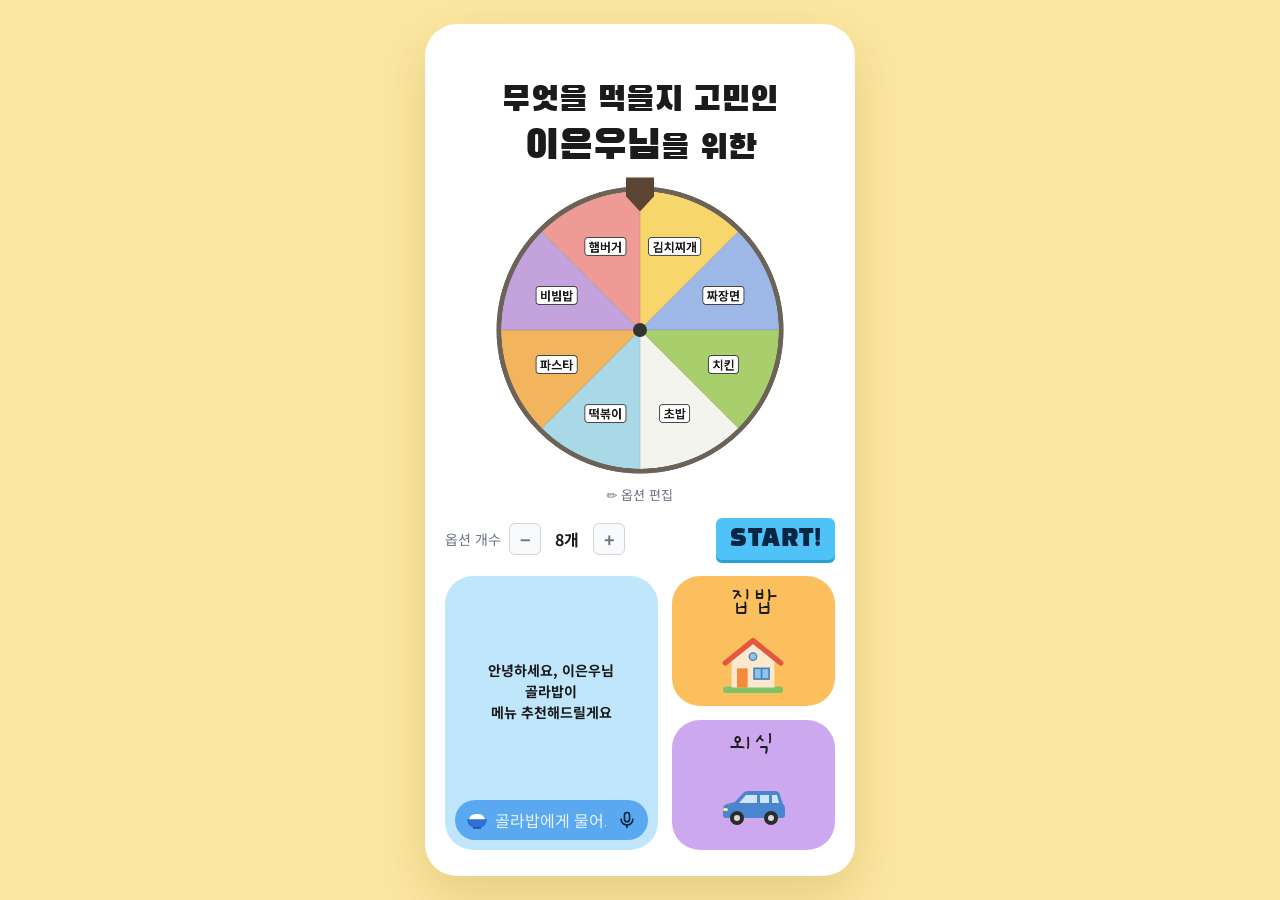
<file: Golabab_ios.html>
<!DOCTYPE html>
<html lang="ko">
<head>
  <meta charset="UTF-8">
  <meta name="viewport" content="width=device-width, initial-scale=1.0, viewport-fit=cover">
  <meta name="apple-mobile-web-app-capable" content="yes">
  <meta name="mobile-web-app-capable" content="yes">
  <meta name="apple-mobile-web-app-status-bar-style" content="default">
  <meta name="apple-mobile-web-app-title" content="골라밥">
  <meta name="format-detection" content="telephone=no">
  <meta name="theme-color" content="#FCE7A0">
  <title>골라밥 - 오늘 뭐 먹지?</title>
  <link rel="icon" href="data:image/svg+xml,<svg xmlns='http://www.w3.org/2000/svg' viewBox='0 0 100 100'><rect width='100' height='100' rx='22' fill='%23FCE7A0'/><text x='50' y='70' font-size='60' text-anchor='middle'>🍚</text></svg>">
  <link rel="preconnect" href="https://fonts.googleapis.com">
  <link rel="preconnect" href="https://fonts.gstatic.com" crossorigin>
  <link href="https://fonts.googleapis.com/css2?family=Black+Han+Sans&family=Gaegu:wght@700&family=Noto+Sans+KR:wght@400;500;700&display=swap" rel="stylesheet">
  <style>
:root {
  --yellow: #fce7a0;
  --ink: #1b1b1b;
  --muted: #6b7280;
  --sky: #4fc3f7;
  --chat: #bfe6fb;
  --chat-bar: #5aa9f0;
  --home: #fbbf5e;
  --out: #cda8ee;
  --line: #e5e7eb;
  --title-font: "Black Han Sans", sans-serif;
  --hand-font: "Gaegu", cursive;
}

* {
  box-sizing: border-box;
  margin: 0;
  padding: 0;
}

html,
body {
  height: 100%;
}

body {
  font-family: "Noto Sans KR", "Malgun Gothic", system-ui, sans-serif;
  color: var(--ink);
  background: var(--yellow);
  display: flex;
  justify-content: center;
}

button {
  font: inherit;
  color: inherit;
  cursor: pointer;
  border: none;
  background: none;
  -webkit-tap-highlight-color: transparent;
}

a {
  -webkit-tap-highlight-color: transparent;
}

button:disabled {
  cursor: not-allowed;
  opacity: 0.45;
}

/* ===== 앱 레이아웃 ===== */
.app {
  width: 100%;
  max-width: 430px;
  min-height: 100%;
  background: #fff;
  padding: 12px 20px 24px;
  display: flex;
  flex-direction: column;
}

@media (min-width: 500px) {
  body {
    padding: 24px 0;
  }

  .app {
    min-height: auto;
    border-radius: 32px;
    box-shadow: 0 20px 50px rgba(120, 90, 0, 0.18);
  }
}

.topbar {
  height: 40px;
  display: flex;
  align-items: center;
}

.hamburger {
  width: 36px;
  height: 36px;
  display: flex;
  flex-direction: column;
  justify-content: center;
  gap: 5px;
  padding: 4px;
}

.hamburger span {
  display: block;
  height: 3px;
  border-radius: 2px;
  background: var(--ink);
}

.title {
  font-family: var(--title-font);
  font-weight: 400;
  font-size: clamp(26px, 8vw, 34px);
  line-height: 1.25;
  text-align: center;
  margin: 4px 0 12px;
  word-break: keep-all;
}

.title .name {
  font-size: 1.2em;
}

/* ===== 룰렛 ===== */
.wheel-area {
  display: flex;
  flex-direction: column;
  align-items: center;
}

.wheel-wrap {
  position: relative;
  width: 76vw;
  height: 76vw;
  max-width: 290px;
  max-height: 290px;
}

#wheel {
  width: 100%;
  height: 100%;
  cursor: pointer;
  transition: transform 4.8s cubic-bezier(0.15, 0.7, 0.12, 1);
}

.pointer {
  position: absolute;
  top: -8px;
  left: 50%;
  transform: translateX(-50%);
  width: 28px;
  height: 34px;
  background: #5b4636;
  -webkit-clip-path: polygon(0 0, 100% 0, 100% 55%, 50% 100%, 0 55%);
  clip-path: polygon(0 0, 100% 0, 100% 55%, 50% 100%, 0 55%);
  z-index: 2;
  filter: drop-shadow(0 2px 2px rgba(0, 0, 0, 0.25));
}

.hub {
  position: absolute;
  top: 50%;
  left: 50%;
  width: 14px;
  height: 14px;
  margin: -7px 0 0 -7px;
  border-radius: 50%;
  background: #333;
  pointer-events: none;
}

.link-btn {
  margin-top: 6px;
  font-size: 13px;
  color: var(--muted);
  padding: 4px 8px;
  border-radius: 8px;
}

.link-btn:hover {
  background: #f3f4f6;
}

/* ===== 컨트롤 ===== */
.controls {
  display: flex;
  align-items: center;
  justify-content: space-between;
  gap: 8px;
  margin: 10px 0 16px;
}

.counter {
  display: flex;
  align-items: center;
  gap: 8px;
}

.counter-label {
  font-size: 14px;
  color: var(--muted);
}

.counter strong {
  min-width: 36px;
  text-align: center;
}

.step-btn {
  width: 32px;
  height: 32px;
  border: 1.5px solid #d1d5db;
  border-radius: 6px;
  background: #f9fafb;
  font-size: 18px;
  font-weight: 700;
  color: #6b7280;
}

.step-btn:hover:not(:disabled) {
  background: #eef2f7;
}

.start-btn {
  font-family: var(--title-font);
  font-size: 24px;
  letter-spacing: 0.5px;
  color: #0b2545;
  background: var(--sky);
  padding: 6px 14px;
  border-radius: 6px;
  box-shadow: 0 3px 0 #2a9fd3;
  transition: transform 0.1s, box-shadow 0.1s;
}

.start-btn:active:not(:disabled) {
  transform: translateY(3px);
  box-shadow: none;
}

/* ===== 하단 카드 ===== */
.cards {
  display: grid;
  grid-template-columns: 1.3fr 1fr;
  grid-template-rows: 130px 130px;
  gap: 14px;
}

.chat-card {
  grid-row: span 2;
  background: var(--chat);
  border-radius: 28px;
  padding: 12px 10px 10px;
  display: flex;
  flex-direction: column;
  min-width: 0;
}

.chat-log {
  flex: 1;
  overflow-y: auto;
  display: flex;
  flex-direction: column;
  gap: 8px;
  padding: 2px 2px 8px;
  scrollbar-width: thin;
}

.msg {
  font-size: 13px;
  line-height: 1.5;
  padding: 8px 10px;
  border-radius: 14px;
  max-width: 92%;
  word-break: keep-all;
  overflow-wrap: anywhere;
}

.msg.greeting {
  margin: auto 0;
  max-width: 100%;
  background: none;
  text-align: center;
  font-weight: 700;
  font-size: 14px;
}

.msg.bot {
  align-self: flex-start;
  background: #fff;
  border-bottom-left-radius: 4px;
}

.msg.user {
  align-self: flex-end;
  background: var(--chat-bar);
  color: #fff;
  border-bottom-right-radius: 4px;
}

.msg .menu-name {
  font-weight: 700;
  font-size: 15px;
}

.msg-actions {
  display: flex;
  flex-wrap: wrap;
  gap: 4px;
  margin-top: 6px;
}

.msg-actions button,
.msg-actions a {
  font-size: 11px;
  padding: 3px 8px;
  border-radius: 999px;
  background: #eef6fd;
  color: #1d4e89;
  text-decoration: none;
}

.typing span {
  display: inline-block;
  width: 6px;
  height: 6px;
  margin: 0 1px;
  border-radius: 50%;
  background: #9ca3af;
  animation: blink 1s infinite;
}

.typing span:nth-child(2) {
  animation-delay: 0.15s;
}

.typing span:nth-child(3) {
  animation-delay: 0.3s;
}

@keyframes blink {
  0%, 100% { opacity: 0.3; }
  50% { opacity: 1; }
}

.chat-input {
  display: flex;
  align-items: center;
  gap: 4px;
  background: var(--chat-bar);
  border-radius: 999px;
  padding: 4px 6px 4px 10px;
}

.chat-input .bowl svg {
  display: block;
  width: 24px;
  height: 19px;
}

.chat-input input {
  flex: 1;
  min-width: 0;
  border: none;
  outline: none;
  background: transparent;
  color: #fff;
  font: inherit;
  font-size: 16px; /* 16px 미만이면 iOS가 입력 시 화면을 확대함 */
  padding: 4px 2px;
}

.chat-input input::placeholder {
  color: rgba(255, 255, 255, 0.85);
}

.mic {
  width: 30px;
  height: 30px;
  border-radius: 50%;
  display: grid;
  place-items: center;
  color: #0b2545;
  flex-shrink: 0;
}

.mic.listening {
  background: #fff;
  color: #ef4444;
  animation: pulse 1s infinite;
}

@keyframes pulse {
  50% { transform: scale(1.12); }
}

.tile {
  border-radius: 28px;
  display: flex;
  flex-direction: column;
  align-items: center;
  justify-content: space-between;
  padding: 10px 6px 12px;
  transition: transform 0.15s;
}

.tile:hover {
  transform: translateY(-2px);
}

.tile:active {
  transform: scale(0.97);
}

.tile.home {
  background: var(--home);
}

.tile.out {
  background: var(--out);
}

.tile-label {
  font-family: var(--hand-font);
  font-size: 28px;
  line-height: 1;
}

.tile-icon svg {
  display: block;
  width: 72px;
  height: 62px;
}

/* ===== 드로어 ===== */
.drawer {
  position: fixed;
  top: 0;
  right: 0;
  bottom: 0;
  left: 0;
  background: rgba(0, 0, 0, 0.35);
  opacity: 0;
  pointer-events: none;
  transition: opacity 0.25s;
  z-index: 20;
}

.drawer.open {
  opacity: 1;
  pointer-events: auto;
}

.drawer-panel {
  width: min(78vw, 300px);
  height: 100%;
  background: #fff;
  padding: 24px 16px;
  display: flex;
  flex-direction: column;
  gap: 4px;
  transform: translateX(-100%);
  transition: transform 0.25s;
}

.drawer.open .drawer-panel {
  transform: none;
}

.drawer-head {
  display: flex;
  align-items: center;
  gap: 12px;
  padding-bottom: 16px;
  margin-bottom: 8px;
  border-bottom: 1px solid var(--line);
}

.drawer-head strong {
  font-family: var(--title-font);
  font-weight: 400;
  font-size: 22px;
}

.drawer-head p {
  font-size: 12px;
  color: var(--muted);
}

.logo {
  width: 52px;
  height: 52px;
  border-radius: 14px;
  background: var(--yellow);
  display: flex;
  align-items: center;
  justify-content: center;
}

.logo svg {
  width: 36px;
  height: 29px;
}

.drawer-panel > button {
  text-align: left;
  padding: 12px;
  border-radius: 10px;
  font-size: 15px;
}

.drawer-panel > button:hover {
  background: #f3f4f6;
}

.drawer-panel > button.danger {
  margin-top: auto;
  color: #dc2626;
}

/* ===== 바텀 시트 ===== */
.sheet-backdrop {
  position: fixed;
  top: 0;
  right: 0;
  bottom: 0;
  left: 0;
  background: rgba(0, 0, 0, 0.4);
  display: flex;
  align-items: flex-end;
  justify-content: center;
  opacity: 0;
  pointer-events: none;
  transition: opacity 0.25s;
  z-index: 30;
}

.sheet-backdrop.open {
  opacity: 1;
  pointer-events: auto;
}

.sheet {
  position: relative;
  width: 100%;
  max-width: 430px;
  max-height: 85vh;
  overflow-y: auto;
  background: #fff;
  border-radius: 24px 24px 0 0;
  padding: 24px 20px calc(32px + env(safe-area-inset-bottom, 0px));
  -webkit-overflow-scrolling: touch;
  transform: translateY(100%);
  transition: transform 0.3s cubic-bezier(0.2, 0.8, 0.2, 1);
}

.sheet-backdrop.open .sheet {
  transform: none;
}

.sheet-close {
  position: absolute;
  top: 12px;
  right: 14px;
  width: 32px;
  height: 32px;
  border-radius: 50%;
  font-size: 22px;
  color: var(--muted);
}

.sheet-close:hover {
  background: #f3f4f6;
}

.sheet h2 {
  font-family: var(--title-font);
  font-weight: 400;
  font-size: 26px;
  margin-bottom: 4px;
}

.sheet h3 {
  font-size: 15px;
  margin: 20px 0 8px;
}

.sheet-desc {
  font-size: 14px;
  color: var(--muted);
}

.note {
  font-size: 12px;
  color: var(--muted);
  margin-top: 12px;
}

.chips {
  display: flex;
  flex-wrap: wrap;
  gap: 6px;
}

.chip {
  display: inline-flex;
  align-items: center;
  gap: 4px;
  padding: 6px 12px;
  border-radius: 999px;
  background: #fff4d6;
  border: 1.5px solid #f5d27a;
  font-size: 14px;
}

.chip button {
  font-size: 15px;
  line-height: 1;
  color: #a16207;
}

button.chip.ghost {
  background: #fff;
  border: 1.5px dashed #d1d5db;
  color: var(--muted);
  font-size: 13px;
  padding: 4px 10px;
}

button.chip.selected {
  background: var(--out);
  border-color: #a77fd6;
  color: var(--ink);
}

.add-row {
  display: flex;
  gap: 6px;
  margin: 10px 0;
}

.add-row input,
.text-input {
  flex: 1;
  min-width: 0;
  font: inherit;
  font-size: 16px;
  padding: 10px 12px;
  border: 1.5px solid var(--line);
  border-radius: 12px;
  outline: none;
}

.add-row input:focus,
.text-input:focus {
  border-color: var(--sky);
}

.btn {
  padding: 10px 16px;
  border-radius: 12px;
  font-weight: 700;
  font-size: 15px;
  background: #f3f4f6;
  text-align: center;
  text-decoration: none;
  display: inline-block;
}

.btn.primary {
  background: var(--sky);
  color: #0b2545;
}

.btn.home {
  background: var(--home);
}

.btn.out {
  background: var(--out);
}

.btn-row {
  display: flex;
  gap: 8px;
  margin-top: 16px;
}

.btn-row > * {
  flex: 1;
}

.recipe-list {
  display: flex;
  flex-direction: column;
  gap: 8px;
}

.recipe-card {
  text-align: left;
  width: 100%;
  padding: 12px 14px;
  border-radius: 14px;
  border: 1.5px solid var(--line);
  background: #fff;
  transition: border-color 0.15s;
}

.recipe-card:hover {
  border-color: var(--home);
}

.recipe-card .row {
  display: flex;
  justify-content: space-between;
  align-items: center;
  font-weight: 700;
}

.badge {
  font-size: 12px;
  padding: 2px 8px;
  border-radius: 999px;
  background: #dcfce7;
  color: #15803d;
}

.badge.partial {
  background: #fef3c7;
  color: #b45309;
}

.recipe-card p {
  font-size: 12px;
  color: var(--muted);
  margin-top: 4px;
}

.ingredients {
  display: flex;
  flex-wrap: wrap;
  gap: 6px;
  list-style: none;
}

.ingredients li {
  font-size: 13px;
  padding: 4px 10px;
  border-radius: 999px;
  background: #dcfce7;
}

.ingredients li.missing {
  background: #fee2e2;
}

.steps {
  padding-left: 20px;
  line-height: 1.7;
  font-size: 15px;
}

.steps li + li {
  margin-top: 6px;
}

.result {
  text-align: center;
  padding: 12px 0 4px;
}

.result-label {
  color: var(--muted);
}

.result-menu {
  font-family: var(--title-font);
  font-size: 40px;
  margin: 8px 0;
  animation: pop 0.5s cubic-bezier(0.2, 1.6, 0.4, 1);
}

@keyframes pop {
  from { transform: scale(0.4); opacity: 0; }
  to { transform: none; opacity: 1; }
}

.option-list {
  display: flex;
  flex-direction: column;
  gap: 8px;
  margin-top: 12px;
}

.option-row {
  display: flex;
  align-items: center;
  gap: 8px;
}

.option-row .dot {
  width: 16px;
  height: 16px;
  border-radius: 50%;
  flex-shrink: 0;
  border: 1px solid rgba(0, 0, 0, 0.15);
}

.option-row button {
  width: 32px;
  height: 32px;
  border-radius: 8px;
  font-size: 18px;
  color: var(--muted);
}

.option-row button:hover:not(:disabled) {
  background: #fee2e2;
  color: #dc2626;
}

.history-list {
  list-style: none;
  margin-top: 12px;
}

.history-list li {
  display: flex;
  justify-content: space-between;
  padding: 10px 2px;
  border-bottom: 1px solid var(--line);
  font-size: 15px;
}

.history-list small {
  color: var(--muted);
}

.empty {
  text-align: center;
  color: var(--muted);
  padding: 24px 0;
  font-size: 14px;
}

/* ===== 토스트 ===== */
.toast {
  position: fixed;
  left: 50%;
  bottom: calc(32px + env(safe-area-inset-bottom, 0px));
  transform: translate(-50%, 20px);
  background: rgba(17, 24, 39, 0.9);
  color: #fff;
  padding: 10px 18px;
  border-radius: 999px;
  font-size: 14px;
  opacity: 0;
  pointer-events: none;
  transition: opacity 0.2s, transform 0.2s;
  z-index: 40;
  white-space: nowrap;
}

.toast.show {
  opacity: 1;
  transform: translate(-50%, 0);
}

@media (max-width: 360px) {
  .cards {
    grid-template-rows: 115px 115px;
  }

  .tile-icon svg {
    width: 60px;
    height: 52px;
  }

  .start-btn {
    font-size: 20px;
  }
}
</style>
</head>
<body>
  <div class="app">
    <header class="topbar">
      <button class="hamburger" id="menu-btn" aria-label="메뉴 열기">
        <span></span><span></span><span></span>
      </button>
    </header>

    <h1 class="title">
      무엇을 먹을지 고민인<br>
      <span class="name" id="title-name">이은우님</span>을 위한
    </h1>

    <!-- 룰렛 -->
    <section class="wheel-area">
      <div class="wheel-wrap">
        <div class="pointer"></div>
        <canvas id="wheel" width="600" height="600" aria-label="메뉴 룰렛"></canvas>
        <div class="hub"></div>
      </div>
      <button class="link-btn" id="edit-options">✏️ 옵션 편집</button>
    </section>

    <div class="controls">
      <div class="counter">
        <span class="counter-label">옵션 개수</span>
        <button class="step-btn" id="minus" aria-label="옵션 줄이기">−</button>
        <strong id="count">8개</strong>
        <button class="step-btn" id="plus" aria-label="옵션 늘리기">+</button>
      </div>
      <button class="start-btn" id="start">START!</button>
    </div>

    <!-- 하단 카드 -->
    <section class="cards">
      <div class="chat-card">
        <div class="chat-log" id="chat-log"></div>
        <form class="chat-input" id="chat-form" autocomplete="off">
          <span class="bowl" aria-hidden="true">
            <svg viewBox="0 0 40 32"><path d="M7 15 Q7 5 20 5 Q33 5 33 15 Z" fill="#fff"/><path d="M3 14 H37 Q36 25 26 28 H14 Q4 25 3 14 Z" fill="#2F6FD6"/><rect x="13" y="27" width="14" height="3" rx="1.5" fill="#1E4FA3"/></svg>
          </span>
          <input type="text" id="chat-input" placeholder="골라밥에게 물어보기" maxlength="100">
          <button type="button" class="mic" id="mic" aria-label="음성으로 말하기">
            <svg viewBox="0 0 24 24" width="20" height="20" fill="none" stroke="currentColor" stroke-width="2" stroke-linecap="round">
              <rect x="9" y="3" width="6" height="11" rx="3"/>
              <path d="M5 11a7 7 0 0 0 14 0M12 18v3"/>
            </svg>
          </button>
        </form>
      </div>

      <button class="tile home" id="home-btn">
        <span class="tile-label">집밥</span>
        <span class="tile-icon" aria-hidden="true">
          <svg viewBox="0 0 64 58">
            <rect x="4" y="51" width="56" height="6" rx="3" fill="#7CC36A"/>
            <path d="M12 27 L32 11 L52 27 V52 H12 Z" fill="#FBE8CF"/>
            <path d="M6 29 L32 8 L58 29" fill="none" stroke="#E4573D" stroke-width="5" stroke-linecap="round" stroke-linejoin="round"/>
            <circle cx="32" cy="23" r="3.5" fill="#8EC5F0" stroke="#4A7DB0" stroke-width="1.2"/>
            <rect x="17" y="34" width="10" height="18" fill="#F28C38"/>
            <rect x="33" y="34" width="14" height="10" fill="#8EC5F0" stroke="#4A7DB0" stroke-width="1.5"/>
            <line x1="40" y1="34" x2="40" y2="44" stroke="#4A7DB0" stroke-width="1.5"/>
          </svg>
        </span>
      </button>
      <button class="tile out" id="out-btn">
        <span class="tile-label">외식</span>
        <span class="tile-icon" aria-hidden="true">
          <svg viewBox="0 0 72 44">
            <path d="M6 30 V24 Q6 20 10 19 L18 17 L26 8 Q28 6 31 6 H58 Q62 6 63 10 L66 19 Q68 20 68 24 V30 Q68 33 65 33 H9 Q6 33 6 30 Z" fill="#4A86D0"/>
            <path d="M22 18 L29 10 H40 V18 Z" fill="#CFE6FA"/>
            <rect x="43" y="10" width="9" height="8" fill="#CFE6FA"/>
            <path d="M55 10 H60 L62 18 H55 Z" fill="#CFE6FA"/>
            <rect x="6" y="23" width="5" height="3" rx="1.5" fill="#FDE68A"/>
            <circle cx="20" cy="33" r="7" fill="#2B2B2B"/><circle cx="20" cy="33" r="3" fill="#D9D9D9"/>
            <circle cx="54" cy="33" r="7" fill="#2B2B2B"/><circle cx="54" cy="33" r="3" fill="#D9D9D9"/>
          </svg>
        </span>
      </button>
    </section>
  </div>

  <!-- 햄버거 메뉴 -->
  <div class="drawer" id="drawer">
    <nav class="drawer-panel">
      <div class="drawer-head">
        <div class="logo" aria-hidden="true">
          <svg viewBox="0 0 40 32"><path d="M7 15 Q7 5 20 5 Q33 5 33 15 Z" fill="#fff"/><path d="M3 14 H37 Q36 25 26 28 H14 Q4 25 3 14 Z" fill="#2F6FD6"/><rect x="13" y="27" width="14" height="3" rx="1.5" fill="#1E4FA3"/></svg>
        </div>
        <div>
          <strong>골라밥</strong>
          <p>뭘 먹을지 고민될 땐, 골라밥!</p>
        </div>
      </div>
      <button data-nav="name">👤 이름 바꾸기</button>
      <button data-nav="options">✏️ 룰렛 옵션 편집</button>
      <button data-nav="fridge">🧊 내 냉장고 / 집밥</button>
      <button data-nav="out">🚙 외식 메뉴 추천</button>
      <button data-nav="history">🕘 최근 결정한 메뉴</button>
      <button data-nav="reset" class="danger">↺ 전체 초기화</button>
    </nav>
  </div>

  <!-- 바텀 시트 -->
  <div class="sheet-backdrop" id="sheet">
    <div class="sheet" role="dialog" aria-modal="true">
      <button class="sheet-close" id="sheet-close" aria-label="닫기">×</button>
      <div id="sheet-body"></div>
    </div>
  </div>

  <div class="toast" id="toast"></div>

  <script>
// ================= 데이터 =================
const MENUS = [
  { name: "김치찌개", emoji: "🍲", tags: ["한식", "국물", "매운", "따뜻", "든든"] },
  { name: "된장찌개", emoji: "🍲", tags: ["한식", "국물", "따뜻", "가벼운"] },
  { name: "순대국밥", emoji: "🥘", tags: ["한식", "국물", "따뜻", "든든", "해장", "고기"] },
  { name: "냉면", emoji: "🍜", tags: ["한식", "면", "시원"] },
  { name: "비빔밥", emoji: "🍚", tags: ["한식", "밥", "가벼운"] },
  { name: "제육볶음", emoji: "🥩", tags: ["한식", "매운", "고기", "밥", "든든"] },
  { name: "삼겹살", emoji: "🥓", tags: ["한식", "고기", "든든", "회식"] },
  { name: "김치볶음밥", emoji: "🍳", tags: ["한식", "밥", "간단", "매운"] },
  { name: "떡볶이", emoji: "🌶️", tags: ["분식", "매운", "간단", "달달"] },
  { name: "김밥", emoji: "🍙", tags: ["분식", "간단", "가벼운", "밥"] },
  { name: "라면", emoji: "🍜", tags: ["분식", "면", "국물", "간단", "매운", "해장"] },
  { name: "짜장면", emoji: "🍝", tags: ["중식", "면", "달달"] },
  { name: "짬뽕", emoji: "🍜", tags: ["중식", "면", "국물", "매운", "해장"] },
  { name: "마라탕", emoji: "🥵", tags: ["중식", "국물", "매운", "따뜻"] },
  { name: "탕수육", emoji: "🍖", tags: ["중식", "고기", "달달", "회식"] },
  { name: "초밥", emoji: "🍣", tags: ["일식", "가벼운", "특별"] },
  { name: "돈가스", emoji: "🍛", tags: ["일식", "고기", "든든"] },
  { name: "라멘", emoji: "🍜", tags: ["일식", "면", "국물", "따뜻"] },
  { name: "우동", emoji: "🍲", tags: ["일식", "면", "국물", "따뜻", "가벼운"] },
  { name: "파스타", emoji: "🍝", tags: ["양식", "면", "특별"] },
  { name: "피자", emoji: "🍕", tags: ["양식", "회식", "든든"] },
  { name: "햄버거", emoji: "🍔", tags: ["양식", "간단", "고기", "든든"] },
  { name: "샐러드", emoji: "🥗", tags: ["양식", "가벼운", "시원"] },
  { name: "샌드위치", emoji: "🥪", tags: ["양식", "간단", "가벼운", "빵"] },
  { name: "치킨", emoji: "🍗", tags: ["치킨", "고기", "회식", "든든"] },
  { name: "쌀국수", emoji: "🍜", tags: ["아시안", "면", "국물", "따뜻", "해장", "가벼운"] },
  { name: "팟타이", emoji: "🍤", tags: ["아시안", "면", "특별"] },
  { name: "팥빙수", emoji: "🍧", tags: ["디저트", "시원", "달달"] },
];

// 소금·간장·설탕·식용유·참기름 등 기본 양념은 있다고 가정
const RECIPES = [
  {
    name: "김치볶음밥", emoji: "🍳", ingredients: ["김치", "밥", "계란", "대파"],
    steps: ["대파를 송송 썰어 기름에 볶아 파기름을 내요.", "잘게 썬 김치를 넣고 2~3분 볶아요.", "밥을 넣고 간장 1큰술, 설탕 약간으로 간하며 골고루 볶아요.", "계란 프라이를 올리고 참기름을 둘러 완성!"],
  },
  {
    name: "김치찌개", emoji: "🍲", ingredients: ["김치", "돼지고기", "두부", "대파"],
    steps: ["냄비에 돼지고기와 김치를 넣고 볶아요.", "물 2컵을 붓고 10분간 끓여요.", "두부를 넣고 5분 더 끓여요.", "대파를 올리고 간을 맞춰 완성!"],
  },
  {
    name: "된장찌개", emoji: "🍲", ingredients: ["된장", "두부", "애호박", "양파", "감자"],
    steps: ["물 2컵에 된장 1.5큰술을 풀어요.", "감자, 양파를 넣고 5분 끓여요.", "애호박과 두부를 넣고 5분 더 끓여요.", "기호에 맞게 고춧가루를 넣어 완성!"],
  },
  {
    name: "계란말이", emoji: "🥚", ingredients: ["계란", "대파", "당근"],
    steps: ["계란 3개를 풀고 소금으로 간해요.", "대파와 당근을 잘게 다져 섞어요.", "약불 팬에 얇게 부어 익으면 돌돌 말아요.", "반복해서 두툼하게 만들고 썰어서 완성!"],
  },
  {
    name: "계란찜", emoji: "🥚", ingredients: ["계란", "대파"],
    steps: ["계란 3개에 물 반 컵, 소금 약간을 넣고 풀어요.", "뚝배기에 붓고 중약불에서 저어가며 익혀요.", "몽글해지면 대파를 올리고 뚜껑을 덮어요.", "약불에서 3분 뜸 들여 완성!"],
  },
  {
    name: "참치마요덮밥", emoji: "🍚", ingredients: ["참치캔", "밥", "마요네즈", "김"],
    steps: ["참치캔의 기름을 빼요.", "참치에 마요네즈 2큰술, 간장 약간을 섞어요.", "밥 위에 참치마요를 올려요.", "잘게 부순 김을 뿌려 완성!"],
  },
  {
    name: "라면", emoji: "🍜", ingredients: ["라면", "계란", "대파"],
    steps: ["물 550ml를 끓여요.", "면과 스프를 넣고 4분 끓여요.", "계란을 넣고 대파를 올려요.", "30초 더 끓여 완성!"],
  },
  {
    name: "떡볶이", emoji: "🌶️", ingredients: ["떡", "어묵", "고추장", "대파"],
    steps: ["물 2컵에 고추장 2큰술, 설탕 1큰술, 간장 1큰술을 풀어요.", "끓으면 떡과 어묵을 넣어요.", "국물이 걸쭉해질 때까지 졸여요.", "대파를 넣고 한소끔 끓여 완성!"],
  },
  {
    name: "제육볶음", emoji: "🥩", ingredients: ["돼지고기", "고추장", "양파", "대파"],
    steps: ["고추장 2, 간장 1, 설탕 1, 다진 마늘 1큰술로 양념을 만들어요.", "돼지고기를 양념에 10분 재워요.", "센불에 고기를 볶다가 양파를 넣어요.", "대파를 넣고 한 번 더 볶아 완성!"],
  },
  {
    name: "파스타", emoji: "🍝", ingredients: ["파스타면", "토마토소스", "양파", "마늘"],
    steps: ["소금 넣은 물에 면을 8분 삶아요.", "올리브유에 마늘, 양파를 볶아요.", "토마토소스를 넣고 끓여요.", "면을 넣고 면수 약간과 함께 버무려 완성!"],
  },
  {
    name: "오므라이스", emoji: "🍳", ingredients: ["밥", "계란", "양파", "당근", "케첩"],
    steps: ["양파와 당근을 잘게 썰어 볶아요.", "밥과 케첩 2큰술을 넣고 볶아요.", "계란 2개를 풀어 얇게 부쳐요.", "볶음밥을 계란으로 감싸고 케첩을 뿌려 완성!"],
  },
  {
    name: "감자채볶음", emoji: "🥔", ingredients: ["감자", "양파", "당근"],
    steps: ["감자를 채 썰어 찬물에 헹궈 전분을 빼요.", "기름 두른 팬에 감자를 볶아요.", "양파, 당근을 넣고 소금으로 간해요.", "투명해질 때까지 볶아 완성!"],
  },
  {
    name: "두부부침", emoji: "🧈", ingredients: ["두부", "계란"],
    steps: ["두부를 1cm 두께로 썰어 물기를 빼요.", "소금을 살짝 뿌려요.", "계란물을 입혀요.", "기름 두른 팬에 노릇하게 부쳐 완성!"],
  },
  {
    name: "소시지야채볶음", emoji: "🌭", ingredients: ["소시지", "양파", "파프리카", "케첩"],
    steps: ["소시지에 칼집을 내요.", "양파와 파프리카를 한입 크기로 썰어요.", "소시지와 채소를 함께 볶아요.", "케첩 2큰술, 올리고당 1큰술을 넣고 볶아 완성!"],
  },
  {
    name: "비빔밥", emoji: "🍚", ingredients: ["밥", "계란", "고추장", "당근", "애호박"],
    steps: ["당근과 애호박을 채 썰어 각각 볶아요.", "계란 프라이를 만들어요.", "밥 위에 채소와 계란을 올려요.", "고추장과 참기름을 넣고 비벼 완성!"],
  },
];

const COMMON_INGREDIENTS = [...new Set(RECIPES.flatMap((r) => r.ingredients))];

const TAG_RULES = [
  { tag: "매운", re: /매운|맵|얼큰|칼칼|스트레스/ },
  { tag: "국물", re: /국물|찌개|국밥|뜨끈/ },
  { tag: "따뜻", re: /따뜻|따듯|추워|춥|쌀쌀|감기/ },
  { tag: "해장", re: /해장|술|숙취/ },
  { tag: "시원", re: /시원|더워|덥|차가운|여름/ },
  { tag: "가벼운", re: /가벼|가볍|다이어트|건강|속이 안 좋|부담/ },
  { tag: "든든", re: /든든|배고|배가 고프|허기|많이 먹/ },
  { tag: "고기", re: /고기|육식/ },
  { tag: "달달", re: /달달|단 거|단거|달콤|디저트/ },
  { tag: "면", re: /국수|누들|면 ?요리|면류|(^|\s)면/ },
  { tag: "밥", re: /덮밥|볶음밥|밥 ?요리|밥이 먹고|밥 먹고 싶/ },
  { tag: "간단", re: /간단|빨리|빠르게|혼밥|귀찮/ },
  { tag: "특별", re: /특별|기념|데이트|분위기/ },
  { tag: "회식", re: /회식|친구|모임|여럿|같이/ },
  { tag: "한식", re: /한식/ },
  { tag: "중식", re: /중식|중국/ },
  { tag: "일식", re: /일식|일본/ },
  { tag: "양식", re: /양식|서양/ },
  { tag: "분식", re: /분식/ },
  { tag: "치킨", re: /치킨|닭/ },
  { tag: "빵", re: /빵|샌드/ },
];

const OUT_CATEGORIES = ["한식", "중식", "일식", "양식", "분식", "치킨", "아시안", "디저트"];

const WHEEL_COLORS = ["#F7D66B", "#9DB8E6", "#A8CF6B", "#F4F4EF", "#A9D8E6", "#F2B45C", "#C3A3DB", "#EE9B95"];
const DEFAULT_OPTIONS = ["김치찌개", "짜장면", "치킨", "초밥", "떡볶이", "파스타", "비빔밥", "햄버거"];
const MIN_OPTIONS = 2;
const MAX_OPTIONS = 12;

// ================= 저장소 =================
const store = {
  get(key, fallback) {
    try {
      const value = localStorage.getItem("golabab-" + key);
      return value === null ? fallback : JSON.parse(value);
    } catch {
      return fallback;
    }
  },
  set(key, value) {
    try {
      localStorage.setItem("golabab-" + key, JSON.stringify(value));
    } catch {
      // 저장 불가 환경에서는 메모리에만 유지
    }
  },
  clear() {
    try {
      Object.keys(localStorage)
        .filter((k) => k.startsWith("golabab-"))
        .forEach((k) => localStorage.removeItem(k));
    } catch {
      // 무시
    }
  },
};

let userName = store.get("name", "이은우");
let options = store.get("options", DEFAULT_OPTIONS.slice());
let fridge = store.get("fridge", ["계란", "김치", "밥", "대파", "양파"]);
let menuHistory = store.get("history", []);

// ================= 유틸 =================
const $ = (id) => document.getElementById(id);

function esc(str) {
  return String(str).replace(/[&<>"']/g, (c) => ({ "&": "&amp;", "<": "&lt;", ">": "&gt;", '"': "&quot;", "'": "&#39;" })[c]);
}

function pickRandom(arr) {
  return arr[Math.floor(Math.random() * arr.length)];
}

function shuffle(arr) {
  const a = arr.slice();
  for (let i = a.length - 1; i > 0; i--) {
    const j = Math.floor(Math.random() * (i + 1));
    [a[i], a[j]] = [a[j], a[i]];
  }
  return a;
}

function findMenu(name) {
  return MENUS.find((m) => m.name === name);
}

function findRecipe(name) {
  return RECIPES.find((r) => r.name === name);
}

function menuEmoji(name) {
  return (findMenu(name) || findRecipe(name) || { emoji: "🍽️" }).emoji;
}

function naverMapUrl(menu) {
  return "https://map.naver.com/p/search/" + encodeURIComponent(menu + " 맛집");
}

function kakaoMapUrl(menu) {
  return "https://map.kakao.com/?q=" + encodeURIComponent(menu + " 맛집");
}

function recipeSearchUrl(menu) {
  return "https://www.10000recipe.com/recipe/list.html?q=" + encodeURIComponent(menu);
}

let toastTimer;
function toast(message) {
  const el = $("toast");
  el.textContent = message;
  el.classList.add("show");
  clearTimeout(toastTimer);
  toastTimer = setTimeout(() => el.classList.remove("show"), 1800);
}

function addHistory(menu, source) {
  menuHistory.unshift({ menu, source, time: Date.now() });
  menuHistory = menuHistory.slice(0, 30);
  store.set("history", menuHistory);
}

function optionLabel(i) {
  return (options[i] || "").trim() || `옵션 ${i + 1}`;
}

function wheelColor(i, n) {
  // 마지막 칸이 첫 칸과 같은 색이 되지 않도록
  if (i === n - 1 && n > 1 && i % WHEEL_COLORS.length === 0) return WHEEL_COLORS[3];
  return WHEEL_COLORS[i % WHEEL_COLORS.length];
}

// ================= 이름 =================
function renderName() {
  $("title-name").textContent = `${userName}님`;
  if (greetingEl) {
    greetingEl.innerHTML = `안녕하세요, ${esc(userName)}님<br>골라밥이<br>메뉴 추천해드릴게요`;
  }
}

// ================= 룰렛 =================
const wheel = $("wheel");
const wctx = wheel.getContext("2d");
const startBtn = $("start");
let rotation = 0;
let spinning = false;
let pendingWinner = null;

function roundRectPath(ctx, x, y, w, h, r) {
  ctx.beginPath();
  ctx.moveTo(x + r, y);
  ctx.arcTo(x + w, y, x + w, y + h, r);
  ctx.arcTo(x + w, y + h, x, y + h, r);
  ctx.arcTo(x, y + h, x, y, r);
  ctx.arcTo(x, y, x + w, y, r);
  ctx.closePath();
}

function fitText(ctx, text, maxWidth) {
  if (ctx.measureText(text).width <= maxWidth) return text;
  let t = text;
  while (t.length > 1 && ctx.measureText(t + "…").width > maxWidth) t = t.slice(0, -1);
  return t + "…";
}

function drawWheel() {
  const size = wheel.width;
  const c = size / 2;
  const r = c - 8;
  const n = options.length;
  const seg = (Math.PI * 2) / n;

  wctx.clearRect(0, 0, size, size);

  for (let i = 0; i < n; i++) {
    const start = -Math.PI / 2 + i * seg;
    wctx.beginPath();
    wctx.moveTo(c, c);
    wctx.arc(c, c, r, start, start + seg);
    wctx.closePath();
    wctx.fillStyle = wheelColor(i, n);
    wctx.fill();
    wctx.strokeStyle = "rgba(0,0,0,0.08)";
    wctx.lineWidth = 2;
    wctx.stroke();
  }

  wctx.beginPath();
  wctx.arc(c, c, r, 0, Math.PI * 2);
  wctx.lineWidth = 10;
  wctx.strokeStyle = "#6b6258";
  wctx.stroke();

  const fontSize = n <= 6 ? 28 : n <= 8 ? 25 : n <= 10 ? 22 : 19;
  const labelRadius = r * (n <= 4 ? 0.55 : n <= 8 ? 0.64 : 0.7);
  const maxLabelWidth = n <= 4 ? 200 : n <= 8 ? 110 : 80;
  wctx.font = `700 ${fontSize}px "Noto Sans KR", sans-serif`;
  wctx.textAlign = "center";
  wctx.textBaseline = "middle";

  for (let i = 0; i < n; i++) {
    const mid = -Math.PI / 2 + (i + 0.5) * seg;
    const x = c + Math.cos(mid) * labelRadius;
    const y = c + Math.sin(mid) * labelRadius;
    const text = fitText(wctx, optionLabel(i), maxLabelWidth);
    const w = wctx.measureText(text).width + 16;
    const h = fontSize + 12;

    roundRectPath(wctx, x - w / 2, y - h / 2, w, h, 6);
    wctx.fillStyle = "#fff";
    wctx.fill();
    wctx.lineWidth = 2;
    wctx.strokeStyle = "#444";
    wctx.stroke();

    wctx.fillStyle = "#1b1b1b";
    wctx.fillText(text, x, y + 1);
  }
}

function renderOptions() {
  $("count").textContent = `${options.length}개`;
  $("minus").disabled = spinning || options.length <= MIN_OPTIONS;
  $("plus").disabled = spinning || options.length >= MAX_OPTIONS;
  drawWheel();
}

function saveOptions() {
  store.set("options", options);
  renderOptions();
}

function addOption(name) {
  if (options.length >= MAX_OPTIONS) return false;
  if (!name) {
    const unused = MENUS.map((m) => m.name).filter((m) => !options.includes(m));
    name = unused.length ? pickRandom(unused) : `옵션 ${options.length + 1}`;
  }
  options.push(name);
  saveOptions();
  return true;
}

function spin() {
  if (spinning) return;
  spinning = true;
  startBtn.disabled = true;
  renderOptions();

  const n = options.length;
  const seg = 360 / n;
  const idx = Math.floor(Math.random() * n);
  const target = idx * seg + seg * (0.15 + Math.random() * 0.7);
  const desired = (360 - target) % 360;
  const current = ((rotation % 360) + 360) % 360;
  rotation += 360 * 6 + ((desired - current + 360) % 360);
  pendingWinner = optionLabel(idx);
  wheel.style.transform = `rotate(${rotation}deg)`;
}

wheel.addEventListener("transitionend", () => {
  if (!spinning) return;
  spinning = false;
  startBtn.disabled = false;
  renderOptions();
  addHistory(pendingWinner, "룰렛");
  openSheet(() => renderResult(pendingWinner));
});

startBtn.addEventListener("click", spin);
wheel.addEventListener("click", () => {
  if (!spinning) openSheet(renderOptionsEditor);
});
$("edit-options").addEventListener("click", () => {
  if (!spinning) openSheet(renderOptionsEditor);
});
$("plus").addEventListener("click", () => addOption());
$("minus").addEventListener("click", () => {
  if (options.length > MIN_OPTIONS) {
    options.pop();
    saveOptions();
  }
});

// ================= 바텀 시트 =================
const sheetEl = $("sheet");
const sheetBody = $("sheet-body");

function openSheet(render) {
  closeDrawer();
  render();
  sheetEl.classList.add("open");
  sheetEl.querySelector(".sheet").scrollTop = 0;
}

function closeSheet() {
  sheetEl.classList.remove("open");
}

$("sheet-close").addEventListener("click", closeSheet);
sheetEl.addEventListener("click", (e) => {
  if (e.target === sheetEl) closeSheet();
});

// 메뉴 결정 후 공통 액션 (레시피 / 맛집)
// 레시피가 있으면 앱 안에서 열고, 없으면 레시피 검색 사이트 링크 (window.open은 일부 브라우저에서 막힘)
function recipeActionHtml(menu, cls, label) {
  return findRecipe(menu)
    ? `<button class="${cls}" data-act="recipe" data-menu="${esc(menu)}">${label}</button>`
    : `<a class="${cls}" href="${recipeSearchUrl(menu)}" target="_blank" rel="noopener">${label}</a>`;
}

function menuActionsHtml(menu) {
  return `
    <div class="btn-row">
      ${recipeActionHtml(menu, "btn home", "🏡 집에서 해먹기")}
      <a class="btn out" href="${naverMapUrl(menu)}" target="_blank" rel="noopener">🚙 근처 맛집</a>
    </div>`;
}

function openRecipe(menu) {
  openSheet(() => renderRecipe(menu, () => renderResult(menu)));
}

sheetBody.addEventListener("click", (e) => {
  const btn = e.target.closest("[data-act='recipe']");
  if (btn) openRecipe(btn.dataset.menu);
});

// 룰렛 결과
function renderResult(menu) {
  sheetBody.innerHTML = `
    <div class="result">
      <p class="result-label">오늘의 메뉴는</p>
      <p class="result-menu">${menuEmoji(menu)} ${esc(menu)}</p>
      <p class="result-label">${findRecipe(menu) ? "집에서 직접 만들 수도 있어요!" : "맛있게 드세요!"}</p>
    </div>
    ${menuActionsHtml(menu)}
    <div class="btn-row">
      <button class="btn" id="spin-again">🎡 다시 돌리기</button>
    </div>`;
  $("spin-again").addEventListener("click", () => {
    closeSheet();
    setTimeout(spin, 300);
  });
}

// 옵션 편집
function renderOptionsEditor() {
  const n = options.length;
  sheetBody.innerHTML = `
    <h2>✏️ 룰렛 옵션 편집</h2>
    <p class="sheet-desc">룰렛에 올릴 메뉴를 적어주세요. (${MIN_OPTIONS}~${MAX_OPTIONS}개)</p>
    <div class="option-list">
      ${options
        .map(
          (o, i) => `
        <div class="option-row">
          <span class="dot" style="background:${wheelColor(i, n)}"></span>
          <input class="text-input" data-index="${i}" value="${esc(o)}" placeholder="옵션 ${i + 1}" maxlength="12">
          <button data-del="${i}" aria-label="삭제" ${n <= MIN_OPTIONS ? "disabled" : ""}>×</button>
        </div>`
        )
        .join("")}
    </div>
    <div class="btn-row">
      <button class="btn" id="opt-add" ${n >= MAX_OPTIONS ? "disabled" : ""}>+ 옵션 추가</button>
      <button class="btn" id="opt-random">🎲 랜덤 채우기</button>
    </div>
    <div class="btn-row">
      <button class="btn primary" id="opt-done">완료</button>
    </div>`;

  sheetBody.querySelectorAll("input[data-index]").forEach((input) => {
    input.addEventListener("input", () => {
      options[Number(input.dataset.index)] = input.value;
      saveOptions();
    });
  });
  sheetBody.querySelectorAll("[data-del]").forEach((btn) => {
    btn.addEventListener("click", () => {
      options.splice(Number(btn.dataset.del), 1);
      saveOptions();
      renderOptionsEditor();
    });
  });
  $("opt-add").addEventListener("click", () => {
    addOption();
    renderOptionsEditor();
  });
  $("opt-random").addEventListener("click", () => {
    options = shuffle(MENUS.map((m) => m.name)).slice(0, options.length);
    saveOptions();
    renderOptionsEditor();
  });
  $("opt-done").addEventListener("click", () => {
    options = options.map((o, i) => o.trim() || `옵션 ${i + 1}`);
    saveOptions();
    closeSheet();
  });
}

// ================= 집밥 (냉장고) =================
function hasIngredient(ing) {
  return fridge.some((f) => f === ing || f.includes(ing));
}

function saveFridge() {
  store.set("fridge", fridge);
}

function addToFridge(raw) {
  const items = raw.split(/[,\s]+/).map((s) => s.trim()).filter(Boolean);
  for (const item of items) {
    if (!fridge.includes(item)) fridge.push(item);
  }
  saveFridge();
}

function recommendRecipes() {
  return RECIPES.map((r) => {
    const have = r.ingredients.filter(hasIngredient);
    const missing = r.ingredients.filter((i) => !hasIngredient(i));
    return { recipe: r, have, missing };
  })
    .filter((x) => x.have.length > 0)
    .sort((a, b) => a.missing.length - b.missing.length || b.have.length - a.have.length)
    .slice(0, 6);
}

function renderHome() {
  const recs = recommendRecipes();
  const quick = COMMON_INGREDIENTS.filter((i) => !fridge.includes(i));

  sheetBody.innerHTML = `
    <h2>🏡 집밥</h2>
    <p class="sheet-desc">냉장고에 있는 재료로 만들 수 있는 요리를 추천해드려요.</p>

    <h3>🧊 내 냉장고</h3>
    <div class="chips">
      ${
        fridge.length
          ? fridge.map((i) => `<span class="chip">${esc(i)}<button data-remove="${esc(i)}" aria-label="${esc(i)} 삭제">×</button></span>`).join("")
          : `<p class="sheet-desc">냉장고가 비어 있어요. 재료를 추가해주세요.</p>`
      }
    </div>
    <form class="add-row" id="fridge-form">
      <input id="fridge-input" placeholder="재료 추가 (예: 두부, 감자)" autocomplete="off">
      <button class="btn primary">추가</button>
    </form>
    ${quick.length ? `<div class="chips">${quick.map((i) => `<button class="chip ghost" data-add="${esc(i)}">+ ${esc(i)}</button>`).join("")}</div>` : ""}

    <h3>🍳 추천 레시피</h3>
    <div class="recipe-list">
      ${
        recs.length
          ? recs
              .map(
                ({ recipe, have, missing }) => `
          <button class="recipe-card" data-recipe="${esc(recipe.name)}">
            <div class="row">
              <span>${recipe.emoji} ${esc(recipe.name)}</span>
              ${missing.length ? `<span class="badge partial">${missing.length}개 부족</span>` : `<span class="badge">바로 가능!</span>`}
            </div>
            <p>✅ ${have.map(esc).join(", ")}${missing.length ? ` · 🛒 ${missing.map(esc).join(", ")}` : ""}</p>
          </button>`
              )
              .join("")
          : `<p class="empty">재료를 추가하면 레시피를 추천해드려요 🥕</p>`
      }
    </div>
    <p class="note">* 소금·간장·설탕·식용유 같은 기본 양념은 있다고 가정해요.</p>`;

  $("fridge-form").addEventListener("submit", (e) => {
    e.preventDefault();
    const value = $("fridge-input").value;
    if (!value.trim()) return;
    addToFridge(value);
    renderHome();
    $("fridge-input").focus();
  });
  sheetBody.querySelectorAll("[data-remove]").forEach((btn) =>
    btn.addEventListener("click", () => {
      fridge = fridge.filter((f) => f !== btn.dataset.remove);
      saveFridge();
      renderHome();
    })
  );
  sheetBody.querySelectorAll("[data-add]").forEach((btn) =>
    btn.addEventListener("click", () => {
      addToFridge(btn.dataset.add);
      renderHome();
    })
  );
  sheetBody.querySelectorAll("[data-recipe]").forEach((btn) =>
    btn.addEventListener("click", () => renderRecipe(btn.dataset.recipe, renderHome))
  );
}

function renderRecipe(name, back) {
  const recipe = findRecipe(name);
  sheetBody.innerHTML = `
    <h2>${recipe.emoji} ${esc(recipe.name)}</h2>
    <p class="sheet-desc">초록색은 냉장고에 있는 재료, 빨간색은 사야 할 재료예요.</p>
    <h3>재료</h3>
    <ul class="ingredients">
      ${recipe.ingredients.map((i) => `<li class="${hasIngredient(i) ? "" : "missing"}">${esc(i)}</li>`).join("")}
    </ul>
    <h3>만드는 법</h3>
    <ol class="steps">${recipe.steps.map((s) => `<li>${esc(s)}</li>`).join("")}</ol>
    <div class="btn-row">
      <button class="btn" id="recipe-back">← 뒤로</button>
      <button class="btn primary" id="recipe-pick">이걸로 결정!</button>
    </div>`;
  $("recipe-back").addEventListener("click", back);
  $("recipe-pick").addEventListener("click", () => {
    addHistory(recipe.name, "집밥");
    closeSheet();
    toast(`${recipe.emoji} 오늘은 ${recipe.name}! 맛있게 드세요`);
  });
}

// ================= 외식 =================
function renderOut(category = null, menu = null) {
  sheetBody.innerHTML = `
    <h2>🚙 외식</h2>
    <p class="sheet-desc">어떤 종류가 끌리세요? 골라밥이 메뉴를 골라드려요.</p>
    <div class="chips" style="margin-top:12px">
      ${OUT_CATEGORIES.map((c) => `<button class="chip ghost ${c === category ? "selected" : ""}" data-cat="${c}">${c}</button>`).join("")}
      <button class="chip ghost ${category === "아무거나" ? "selected" : ""}" data-cat="아무거나">🎲 아무거나</button>
    </div>
    ${
      menu
        ? `
      <div class="result">
        <p class="result-label">${esc(category)} 중에서 골라봤어요</p>
        <p class="result-menu">${menuEmoji(menu)} ${esc(menu)}</p>
      </div>
      <div class="btn-row">
        <a class="btn out" href="${naverMapUrl(menu)}" target="_blank" rel="noopener">🗺️ 네이버 지도</a>
        <a class="btn out" href="${kakaoMapUrl(menu)}" target="_blank" rel="noopener">📍 카카오맵</a>
      </div>
      <div class="btn-row">
        <button class="btn" id="out-again">🔄 다른 메뉴</button>
        <button class="btn primary" id="out-pick">이걸로 결정!</button>
      </div>`
        : ""
    }`;

  const pickFrom = (cat, exclude) => {
    const pool = MENUS.filter((m) => (cat === "아무거나" || m.tags.includes(cat)) && m.name !== exclude);
    return pickRandom(pool.length ? pool : MENUS).name;
  };

  sheetBody.querySelectorAll("[data-cat]").forEach((btn) =>
    btn.addEventListener("click", () => renderOut(btn.dataset.cat, pickFrom(btn.dataset.cat)))
  );
  if (menu) {
    $("out-again").addEventListener("click", () => renderOut(category, pickFrom(category, menu)));
    $("out-pick").addEventListener("click", () => {
      addHistory(menu, "외식");
      closeSheet();
      toast(`${menuEmoji(menu)} 오늘은 ${menu}! 맛있게 드세요`);
    });
  }
}

$("home-btn").addEventListener("click", () => openSheet(renderHome));
$("out-btn").addEventListener("click", () => openSheet(() => renderOut()));

// ================= 골라밥에게 물어보기 (챗) =================
const chatLog = $("chat-log");
const chatForm = $("chat-form");
const chatInput = $("chat-input");
let greetingEl = null;
let lastTags = [];
let lastMenu = null;

function scrollChat() {
  chatLog.scrollTop = chatLog.scrollHeight;
}

function addUserMessage(text) {
  if (greetingEl) {
    greetingEl.classList.remove("greeting");
    greetingEl.classList.add("bot");
  }
  const el = document.createElement("div");
  el.className = "msg user";
  el.textContent = text;
  chatLog.append(el);
  scrollChat();
}

function addBotMessage(html, menu) {
  const el = document.createElement("div");
  el.className = "msg bot";
  el.innerHTML = html;
  if (menu) {
    const actions = document.createElement("div");
    actions.className = "msg-actions";
    actions.innerHTML = `
      ${recipeActionHtml(menu, "", "🏡 레시피")}
      <a href="${naverMapUrl(menu)}" target="_blank" rel="noopener">🚙 맛집</a>
      <button data-chat="wheel">🎡 룰렛에 추가</button>`;
    const recipeBtn = actions.querySelector("[data-act='recipe']");
    if (recipeBtn) recipeBtn.addEventListener("click", () => openRecipe(menu));
    actions.querySelector("[data-chat='wheel']").addEventListener("click", () => {
      if (options.includes(menu)) toast("이미 룰렛에 있어요!");
      else if (addOption(menu)) toast(`룰렛에 ${menu} 추가!`);
      else toast(`룰렛이 가득 찼어요 (최대 ${MAX_OPTIONS}개)`);
    });
    el.append(actions);
  }
  chatLog.append(el);
  scrollChat();
}

function isNegated(text, index, length) {
  const before = text.slice(Math.max(0, index - 3), index);
  const after = text.slice(index + length, index + length + 10);
  return /안\s?$/.test(before) || /^[^,.!?]{0,5}(말고|빼고|싫|제외|없는|별로)/.test(after);
}

function recommend(text) {
  const want = [];
  const avoid = [];
  for (const rule of TAG_RULES) {
    const m = text.match(rule.re);
    if (m) (isNegated(text, m.index, m[0].length) ? avoid : want).push(rule.tag);
  }

  // 메뉴 이름을 직접 말한 경우
  const direct = MENUS.find((m) => text.includes(m.name));
  if (direct) {
    const idx = text.indexOf(direct.name);
    if (!isNegated(text, idx, direct.name.length)) {
      lastMenu = direct.name;
      lastTags = direct.tags;
      return { menu: direct, reason: `${direct.name} 좋죠! 탁월한 선택이에요 👍` };
    }
    avoid.push(...direct.tags.slice(0, 1));
  }

  let tags = want;
  if (!want.length && /다른|또|별로|싫|말고/.test(text)) tags = lastTags;

  const candidates = MENUS.filter((m) => m.name !== lastMenu && !m.tags.some((t) => avoid.includes(t)));
  const scored = (candidates.length ? candidates : MENUS).map((m) => ({
    m,
    score: tags.filter((t) => m.tags.includes(t)).length,
  }));
  const best = Math.max(...scored.map((x) => x.score));
  const menu = pickRandom(scored.filter((x) => x.score === best)).m;

  let reason;
  if (tags.length && best > 0) {
    reason = `${tags.map((t) => "#" + t).join(" ")} 메뉴를 찾으시는군요!`;
  } else if (avoid.length) {
    reason = `${avoid.map((t) => "#" + t).join(" ")} 빼고 골라봤어요.`;
  } else if (tags.length) {
    reason = "딱 맞는 메뉴는 없지만, 이건 어때요?";
  } else {
    reason = pickRandom(["고민될 땐 골라밥이 골라드릴게요!", "오늘 같은 날엔 이게 딱이에요.", "골라밥의 추천 메뉴는요~"]);
  }

  lastTags = tags;
  lastMenu = menu.name;
  return { menu, reason };
}

function handleChat(text) {
  addUserMessage(text);

  const typing = document.createElement("div");
  typing.className = "msg bot typing";
  typing.innerHTML = "<span></span><span></span><span></span>";
  chatLog.append(typing);
  scrollChat();

  setTimeout(() => {
    typing.remove();
    const { menu, reason } = recommend(text);
    addBotMessage(`${esc(reason)}<br><span class="menu-name">${menu.emoji} ${esc(menu.name)}</span> 어떠세요?`, menu.name);
  }, 600);
}

chatForm.addEventListener("submit", (e) => {
  e.preventDefault();
  const text = chatInput.value.trim();
  if (!text) return;
  chatInput.value = "";
  handleChat(text);
});

// 음성 입력
const SpeechRecognition = window.SpeechRecognition || window.webkitSpeechRecognition;
const micBtn = $("mic");
let recognition = null;

micBtn.addEventListener("click", () => {
  if (!SpeechRecognition) {
    toast("이 브라우저는 음성 인식을 지원하지 않아요 (Chrome 권장)");
    return;
  }
  if (recognition) {
    recognition.stop();
    return;
  }
  recognition = new SpeechRecognition();
  recognition.lang = "ko-KR";
  recognition.interimResults = false;
  recognition.onresult = (e) => {
    const text = e.results[0][0].transcript.trim();
    if (text) handleChat(text);
  };
  recognition.onerror = (e) => {
    if (e.error === "not-allowed" || e.error === "service-not-allowed") {
      toast("마이크 권한이 없어요. 글자로 입력해주세요");
    } else {
      toast("음성을 인식하지 못했어요. 다시 시도해주세요");
    }
  };
  recognition.onend = () => {
    micBtn.classList.remove("listening");
    recognition = null;
  };
  try {
    micBtn.classList.add("listening");
    recognition.start();
  } catch {
    micBtn.classList.remove("listening");
    recognition = null;
    toast("이 환경에서는 음성 입력을 쓸 수 없어요");
  }
});

// ================= 햄버거 메뉴 =================
const drawer = $("drawer");

function closeDrawer() {
  drawer.classList.remove("open");
}

$("menu-btn").addEventListener("click", () => drawer.classList.add("open"));
drawer.addEventListener("click", (e) => {
  if (e.target === drawer) closeDrawer();
});

function renderNameEditor() {
  sheetBody.innerHTML = `
    <h2>👤 이름 바꾸기</h2>
    <p class="sheet-desc">골라밥이 부를 이름을 알려주세요.</p>
    <form class="add-row" id="name-form">
      <input id="name-input" value="${esc(userName)}" maxlength="10" autocomplete="off">
      <button class="btn primary">저장</button>
    </form>`;
  const input = $("name-input");
  setTimeout(() => input.select(), 300);
  $("name-form").addEventListener("submit", (e) => {
    e.preventDefault();
    const value = input.value.trim();
    if (!value) return;
    userName = value;
    store.set("name", userName);
    renderName();
    closeSheet();
    toast(`반가워요, ${userName}님!`);
  });
}

function renderHistory() {
  const fmt = (t) => {
    const d = new Date(t);
    return `${d.getMonth() + 1}/${d.getDate()} ${String(d.getHours()).padStart(2, "0")}:${String(d.getMinutes()).padStart(2, "0")}`;
  };
  sheetBody.innerHTML = `
    <h2>🕘 최근 결정한 메뉴</h2>
    ${
      menuHistory.length
        ? `<ul class="history-list">${menuHistory
            .map((h) => `<li><span>${menuEmoji(h.menu)} ${esc(h.menu)} <small>· ${esc(h.source)}</small></span><small>${fmt(h.time)}</small></li>`)
            .join("")}</ul>
           <div class="btn-row"><button class="btn" id="history-clear">기록 지우기</button></div>`
        : `<p class="empty">아직 기록이 없어요. 룰렛을 돌려보세요! 🎡</p>`
    }`;
  const clearBtn = $("history-clear");
  if (clearBtn) {
    clearBtn.addEventListener("click", () => {
      menuHistory = [];
      store.set("history", menuHistory);
      renderHistory();
    });
  }
}

drawer.querySelectorAll("[data-nav]").forEach((btn) =>
  btn.addEventListener("click", () => {
    const nav = btn.dataset.nav;
    if (nav === "name") openSheet(renderNameEditor);
    else if (nav === "options") openSheet(renderOptionsEditor);
    else if (nav === "fridge") openSheet(renderHome);
    else if (nav === "out") openSheet(() => renderOut());
    else if (nav === "history") openSheet(renderHistory);
    else if (nav === "reset") openSheet(renderResetConfirm);
  })
);

// confirm()은 일부 브라우저·앱 내 브라우저에서 동작하지 않아 화면 안에서 확인
function renderResetConfirm() {
  sheetBody.innerHTML = `
    <h2>↺ 전체 초기화</h2>
    <p class="sheet-desc">이름, 룰렛 옵션, 냉장고, 기록이 모두 처음 상태로 돌아가요.</p>
    <div class="btn-row">
      <button class="btn" id="reset-cancel">취소</button>
      <button class="btn primary" id="reset-ok">초기화</button>
    </div>`;
  $("reset-cancel").addEventListener("click", closeSheet);
  $("reset-ok").addEventListener("click", () => {
    store.clear();
    userName = "이은우";
    options = DEFAULT_OPTIONS.slice();
    fridge = ["계란", "김치", "밥", "대파", "양파"];
    menuHistory = [];
    renderName();
    renderOptions();
    closeSheet();
    toast("초기화했어요");
  });
}

document.addEventListener("keydown", (e) => {
  if (e.key === "Escape") {
    closeSheet();
    closeDrawer();
  }
});

// ================= 시작 =================
greetingEl = document.createElement("div");
greetingEl.className = "msg greeting";
chatLog.append(greetingEl);

renderName();
renderOptions();
if (document.fonts) document.fonts.ready.then(drawWheel);
</script>
</body>
</html>
</file>
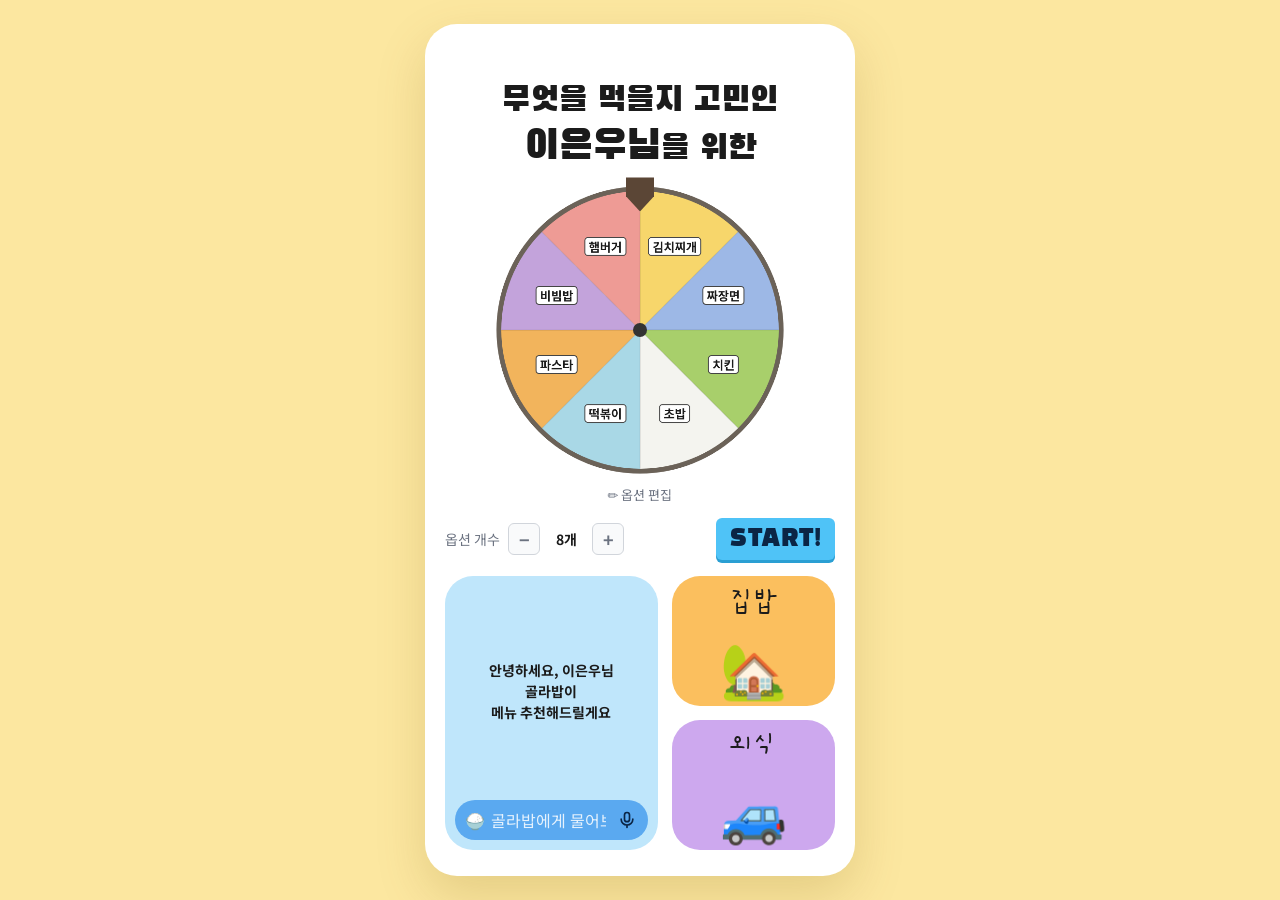
<file: 골라밥.html>
<!doctype html><html><head><meta charset=utf8><meta name=viewport content="width=device-width,initial-scale=1,viewport-fit=cover"><style>:root{color-scheme:light;box-sizing:border-box;padding-top:env(safe-area-inset-top,0px);padding-bottom:env(safe-area-inset-bottom,0px)}html{scroll-padding-top:env(safe-area-inset-top,0px)}body{margin:0;padding:0;font:14px -apple-system,BlinkMacSystemFont,sans-serif;background:#faf9f5;color:#141413}img{max-width:100%}[hidden]:not([hidden=until-found i]){display:none!important}</style></head><body>
<meta name="theme-color" content="#FCE7A0">
  <title>골라밥</title>
  <link rel="icon" href="data:image/svg+xml,<svg xmlns='http://www.w3.org/2000/svg' viewBox='0 0 100 100'><rect width='100' height='100' rx='22' fill='%23FCE7A0'/><text x='50' y='70' font-size='60' text-anchor='middle'>🍚</text></svg>">
  <link rel="preconnect" href="https://fonts.googleapis.com">
  <link rel="preconnect" href="https://fonts.gstatic.com" crossorigin>
  <link href="https://fonts.googleapis.com/css2?family=Black+Han+Sans&family=Gaegu:wght@700&family=Noto+Sans+KR:wght@400;500;700&display=swap" rel="stylesheet">
  <style>
:root {
  --yellow: #fce7a0;
  --ink: #1b1b1b;
  --muted: #6b7280;
  --sky: #4fc3f7;
  --chat: #bfe6fb;
  --chat-bar: #5aa9f0;
  --home: #fbbf5e;
  --out: #cda8ee;
  --line: #e5e7eb;
  --title-font: "Black Han Sans", sans-serif;
  --hand-font: "Gaegu", cursive;
}

* {
  box-sizing: border-box;
  margin: 0;
  padding: 0;
}

html,
body {
  height: 100%;
}

body {
  font-family: "Noto Sans KR", "Malgun Gothic", system-ui, sans-serif;
  color: var(--ink);
  background: var(--yellow);
  display: flex;
  justify-content: center;
}

button {
  font: inherit;
  color: inherit;
  cursor: pointer;
  border: none;
  background: none;
  -webkit-tap-highlight-color: transparent;
}

a {
  -webkit-tap-highlight-color: transparent;
}

button:disabled {
  cursor: not-allowed;
  opacity: 0.45;
}

/* ===== 앱 레이아웃 ===== */
.app {
  width: 100%;
  max-width: 430px;
  min-height: 100%;
  background: #fff;
  padding: 12px 20px 24px;
  display: flex;
  flex-direction: column;
}

@media (min-width: 500px) {
  body {
    padding: 24px 0;
  }

  .app {
    min-height: auto;
    border-radius: 32px;
    box-shadow: 0 20px 50px rgba(120, 90, 0, 0.18);
  }
}

.topbar {
  height: 40px;
  display: flex;
  align-items: center;
}

.hamburger {
  width: 36px;
  height: 36px;
  display: flex;
  flex-direction: column;
  justify-content: center;
  gap: 5px;
  padding: 4px;
}

.hamburger span {
  display: block;
  height: 3px;
  border-radius: 2px;
  background: var(--ink);
}

.title {
  font-family: var(--title-font);
  font-weight: 400;
  font-size: clamp(26px, 8vw, 34px);
  line-height: 1.25;
  text-align: center;
  margin: 4px 0 12px;
  word-break: keep-all;
}

.title .name {
  font-size: 1.2em;
}

/* ===== 룰렛 ===== */
.wheel-area {
  display: flex;
  flex-direction: column;
  align-items: center;
}

.wheel-wrap {
  position: relative;
  width: 76vw;
  height: 76vw;
  max-width: 290px;
  max-height: 290px;
}

#wheel {
  width: 100%;
  height: 100%;
  cursor: pointer;
  transition: transform 4.8s cubic-bezier(0.15, 0.7, 0.12, 1);
}

.pointer {
  position: absolute;
  top: -8px;
  left: 50%;
  transform: translateX(-50%);
  width: 28px;
  height: 34px;
  background: #5b4636;
  -webkit-clip-path: polygon(0 0, 100% 0, 100% 55%, 50% 100%, 0 55%);
  clip-path: polygon(0 0, 100% 0, 100% 55%, 50% 100%, 0 55%);
  z-index: 2;
  filter: drop-shadow(0 2px 2px rgba(0, 0, 0, 0.25));
}

.hub {
  position: absolute;
  top: 50%;
  left: 50%;
  width: 14px;
  height: 14px;
  margin: -7px 0 0 -7px;
  border-radius: 50%;
  background: #333;
  pointer-events: none;
}

.link-btn {
  margin-top: 6px;
  font-size: 13px;
  color: var(--muted);
  padding: 4px 8px;
  border-radius: 8px;
}

.link-btn:hover {
  background: #f3f4f6;
}

/* ===== 컨트롤 ===== */
.controls {
  display: flex;
  align-items: center;
  justify-content: space-between;
  gap: 8px;
  margin: 10px 0 16px;
}

.counter {
  display: flex;
  align-items: center;
  gap: 8px;
}

.counter-label {
  font-size: 14px;
  color: var(--muted);
}

.counter strong {
  min-width: 36px;
  text-align: center;
}

.step-btn {
  width: 32px;
  height: 32px;
  border: 1.5px solid #d1d5db;
  border-radius: 6px;
  background: #f9fafb;
  font-size: 18px;
  font-weight: 700;
  color: #6b7280;
}

.step-btn:hover:not(:disabled) {
  background: #eef2f7;
}

.start-btn {
  font-family: var(--title-font);
  font-size: 24px;
  letter-spacing: 0.5px;
  color: #0b2545;
  background: var(--sky);
  padding: 6px 14px;
  border-radius: 6px;
  box-shadow: 0 3px 0 #2a9fd3;
  transition: transform 0.1s, box-shadow 0.1s;
}

.start-btn:active:not(:disabled) {
  transform: translateY(3px);
  box-shadow: none;
}

/* ===== 하단 카드 ===== */
.cards {
  display: grid;
  grid-template-columns: 1.3fr 1fr;
  grid-template-rows: 130px 130px;
  gap: 14px;
}

.chat-card {
  grid-row: span 2;
  background: var(--chat);
  border-radius: 28px;
  padding: 12px 10px 10px;
  display: flex;
  flex-direction: column;
  min-width: 0;
}

.chat-log {
  flex: 1;
  overflow-y: auto;
  display: flex;
  flex-direction: column;
  gap: 8px;
  padding: 2px 2px 8px;
  scrollbar-width: thin;
}

.msg {
  font-size: 13px;
  line-height: 1.5;
  padding: 8px 10px;
  border-radius: 14px;
  max-width: 92%;
  word-break: keep-all;
  overflow-wrap: anywhere;
}

.msg.greeting {
  margin: auto 0;
  max-width: 100%;
  background: none;
  text-align: center;
  font-weight: 700;
  font-size: 14px;
}

.msg.bot {
  align-self: flex-start;
  background: #fff;
  border-bottom-left-radius: 4px;
}

.msg.user {
  align-self: flex-end;
  background: var(--chat-bar);
  color: #fff;
  border-bottom-right-radius: 4px;
}

.msg .menu-name {
  font-weight: 700;
  font-size: 15px;
}

.msg-actions {
  display: flex;
  flex-wrap: wrap;
  gap: 4px;
  margin-top: 6px;
}

.msg-actions button,
.msg-actions a {
  font-size: 11px;
  padding: 3px 8px;
  border-radius: 999px;
  background: #eef6fd;
  color: #1d4e89;
  text-decoration: none;
}

.typing span {
  display: inline-block;
  width: 6px;
  height: 6px;
  margin: 0 1px;
  border-radius: 50%;
  background: #9ca3af;
  animation: blink 1s infinite;
}

.typing span:nth-child(2) {
  animation-delay: 0.15s;
}

.typing span:nth-child(3) {
  animation-delay: 0.3s;
}

@keyframes blink {
  0%, 100% { opacity: 0.3; }
  50% { opacity: 1; }
}

.chat-input {
  display: flex;
  align-items: center;
  gap: 4px;
  background: var(--chat-bar);
  border-radius: 999px;
  padding: 4px 6px 4px 10px;
}

.chat-input .bowl {
  font-size: 16px;
}

.chat-input input {
  flex: 1;
  min-width: 0;
  border: none;
  outline: none;
  background: transparent;
  color: #fff;
  font: inherit;
  font-size: 16px; /* 16px 미만이면 iOS가 입력 시 화면을 확대함 */
  padding: 4px 2px;
}

.chat-input input::placeholder {
  color: rgba(255, 255, 255, 0.85);
}

.mic {
  width: 30px;
  height: 30px;
  border-radius: 50%;
  display: grid;
  place-items: center;
  color: #0b2545;
  flex-shrink: 0;
}

.mic.listening {
  background: #fff;
  color: #ef4444;
  animation: pulse 1s infinite;
}

@keyframes pulse {
  50% { transform: scale(1.12); }
}

.tile {
  border-radius: 28px;
  display: flex;
  flex-direction: column;
  align-items: center;
  justify-content: space-between;
  padding: 10px 6px 12px;
  transition: transform 0.15s;
}

.tile:hover {
  transform: translateY(-2px);
}

.tile:active {
  transform: scale(0.97);
}

.tile.home {
  background: var(--home);
}

.tile.out {
  background: var(--out);
}

.tile-label {
  font-family: var(--hand-font);
  font-size: 28px;
  line-height: 1;
}

.tile-icon {
  font-size: 54px;
  line-height: 1;
}

/* ===== 드로어 ===== */
.drawer {
  position: fixed;
  top: 0;
  right: 0;
  bottom: 0;
  left: 0;
  background: rgba(0, 0, 0, 0.35);
  opacity: 0;
  pointer-events: none;
  transition: opacity 0.25s;
  z-index: 20;
}

.drawer.open {
  opacity: 1;
  pointer-events: auto;
}

.drawer-panel {
  width: min(78vw, 300px);
  height: 100%;
  background: #fff;
  padding: 24px 16px;
  display: flex;
  flex-direction: column;
  gap: 4px;
  transform: translateX(-100%);
  transition: transform 0.25s;
}

.drawer.open .drawer-panel {
  transform: none;
}

.drawer-head {
  display: flex;
  align-items: center;
  gap: 12px;
  padding-bottom: 16px;
  margin-bottom: 8px;
  border-bottom: 1px solid var(--line);
}

.drawer-head strong {
  font-family: var(--title-font);
  font-weight: 400;
  font-size: 22px;
}

.drawer-head p {
  font-size: 12px;
  color: var(--muted);
}

.logo {
  width: 52px;
  height: 52px;
  border-radius: 14px;
  background: var(--yellow);
  display: grid;
  place-items: center;
  font-size: 30px;
}

.drawer-panel > button {
  text-align: left;
  padding: 12px;
  border-radius: 10px;
  font-size: 15px;
}

.drawer-panel > button:hover {
  background: #f3f4f6;
}

.drawer-panel > button.danger {
  margin-top: auto;
  color: #dc2626;
}

/* ===== 바텀 시트 ===== */
.sheet-backdrop {
  position: fixed;
  top: 0;
  right: 0;
  bottom: 0;
  left: 0;
  background: rgba(0, 0, 0, 0.4);
  display: flex;
  align-items: flex-end;
  justify-content: center;
  opacity: 0;
  pointer-events: none;
  transition: opacity 0.25s;
  z-index: 30;
}

.sheet-backdrop.open {
  opacity: 1;
  pointer-events: auto;
}

.sheet {
  position: relative;
  width: 100%;
  max-width: 430px;
  max-height: 85vh;
  overflow-y: auto;
  background: #fff;
  border-radius: 24px 24px 0 0;
  padding: 24px 20px calc(32px + env(safe-area-inset-bottom, 0px));
  -webkit-overflow-scrolling: touch;
  transform: translateY(100%);
  transition: transform 0.3s cubic-bezier(0.2, 0.8, 0.2, 1);
}

.sheet-backdrop.open .sheet {
  transform: none;
}

.sheet-close {
  position: absolute;
  top: 12px;
  right: 14px;
  width: 32px;
  height: 32px;
  border-radius: 50%;
  font-size: 22px;
  color: var(--muted);
}

.sheet-close:hover {
  background: #f3f4f6;
}

.sheet h2 {
  font-family: var(--title-font);
  font-weight: 400;
  font-size: 26px;
  margin-bottom: 4px;
}

.sheet h3 {
  font-size: 15px;
  margin: 20px 0 8px;
}

.sheet-desc {
  font-size: 14px;
  color: var(--muted);
}

.note {
  font-size: 12px;
  color: var(--muted);
  margin-top: 12px;
}

.chips {
  display: flex;
  flex-wrap: wrap;
  gap: 6px;
}

.chip {
  display: inline-flex;
  align-items: center;
  gap: 4px;
  padding: 6px 12px;
  border-radius: 999px;
  background: #fff4d6;
  border: 1.5px solid #f5d27a;
  font-size: 14px;
}

.chip button {
  font-size: 15px;
  line-height: 1;
  color: #a16207;
}

button.chip.ghost {
  background: #fff;
  border: 1.5px dashed #d1d5db;
  color: var(--muted);
  font-size: 13px;
  padding: 4px 10px;
}

button.chip.selected {
  background: var(--out);
  border-color: #a77fd6;
  color: var(--ink);
}

.add-row {
  display: flex;
  gap: 6px;
  margin: 10px 0;
}

.add-row input,
.text-input {
  flex: 1;
  min-width: 0;
  font: inherit;
  font-size: 16px;
  padding: 10px 12px;
  border: 1.5px solid var(--line);
  border-radius: 12px;
  outline: none;
}

.add-row input:focus,
.text-input:focus {
  border-color: var(--sky);
}

.btn {
  padding: 10px 16px;
  border-radius: 12px;
  font-weight: 700;
  font-size: 15px;
  background: #f3f4f6;
  text-align: center;
  text-decoration: none;
  display: inline-block;
}

.btn.primary {
  background: var(--sky);
  color: #0b2545;
}

.btn.home {
  background: var(--home);
}

.btn.out {
  background: var(--out);
}

.btn-row {
  display: flex;
  gap: 8px;
  margin-top: 16px;
}

.btn-row > * {
  flex: 1;
}

.recipe-list {
  display: flex;
  flex-direction: column;
  gap: 8px;
}

.recipe-card {
  text-align: left;
  width: 100%;
  padding: 12px 14px;
  border-radius: 14px;
  border: 1.5px solid var(--line);
  background: #fff;
  transition: border-color 0.15s;
}

.recipe-card:hover {
  border-color: var(--home);
}

.recipe-card .row {
  display: flex;
  justify-content: space-between;
  align-items: center;
  font-weight: 700;
}

.badge {
  font-size: 12px;
  padding: 2px 8px;
  border-radius: 999px;
  background: #dcfce7;
  color: #15803d;
}

.badge.partial {
  background: #fef3c7;
  color: #b45309;
}

.recipe-card p {
  font-size: 12px;
  color: var(--muted);
  margin-top: 4px;
}

.ingredients {
  display: flex;
  flex-wrap: wrap;
  gap: 6px;
  list-style: none;
}

.ingredients li {
  font-size: 13px;
  padding: 4px 10px;
  border-radius: 999px;
  background: #dcfce7;
}

.ingredients li.missing {
  background: #fee2e2;
}

.steps {
  padding-left: 20px;
  line-height: 1.7;
  font-size: 15px;
}

.steps li + li {
  margin-top: 6px;
}

.result {
  text-align: center;
  padding: 12px 0 4px;
}

.result-label {
  color: var(--muted);
}

.result-menu {
  font-family: var(--title-font);
  font-size: 40px;
  margin: 8px 0;
  animation: pop 0.5s cubic-bezier(0.2, 1.6, 0.4, 1);
}

@keyframes pop {
  from { transform: scale(0.4); opacity: 0; }
  to { transform: none; opacity: 1; }
}

.option-list {
  display: flex;
  flex-direction: column;
  gap: 8px;
  margin-top: 12px;
}

.option-row {
  display: flex;
  align-items: center;
  gap: 8px;
}

.option-row .dot {
  width: 16px;
  height: 16px;
  border-radius: 50%;
  flex-shrink: 0;
  border: 1px solid rgba(0, 0, 0, 0.15);
}

.option-row button {
  width: 32px;
  height: 32px;
  border-radius: 8px;
  font-size: 18px;
  color: var(--muted);
}

.option-row button:hover:not(:disabled) {
  background: #fee2e2;
  color: #dc2626;
}

.history-list {
  list-style: none;
  margin-top: 12px;
}

.history-list li {
  display: flex;
  justify-content: space-between;
  padding: 10px 2px;
  border-bottom: 1px solid var(--line);
  font-size: 15px;
}

.history-list small {
  color: var(--muted);
}

.empty {
  text-align: center;
  color: var(--muted);
  padding: 24px 0;
  font-size: 14px;
}

/* ===== 토스트 ===== */
.toast {
  position: fixed;
  left: 50%;
  bottom: calc(32px + env(safe-area-inset-bottom, 0px));
  transform: translate(-50%, 20px);
  background: rgba(17, 24, 39, 0.9);
  color: #fff;
  padding: 10px 18px;
  border-radius: 999px;
  font-size: 14px;
  opacity: 0;
  pointer-events: none;
  transition: opacity 0.2s, transform 0.2s;
  z-index: 40;
  white-space: nowrap;
}

.toast.show {
  opacity: 1;
  transform: translate(-50%, 0);
}

@media (max-width: 360px) {
  .cards {
    grid-template-rows: 115px 115px;
  }

  .tile-icon {
    font-size: 44px;
  }

  .start-btn {
    font-size: 20px;
  }
}
</style>
<div class="app">
    <header class="topbar">
      <button class="hamburger" id="menu-btn" aria-label="메뉴 열기">
        <span></span><span></span><span></span>
      </button>
    </header>

    <h1 class="title">
      무엇을 먹을지 고민인<br>
      <span class="name" id="title-name">이은우님</span>을 위한
    </h1>

    <!-- 룰렛 -->
    <section class="wheel-area">
      <div class="wheel-wrap">
        <div class="pointer"></div>
        <canvas id="wheel" width="600" height="600" aria-label="메뉴 룰렛"></canvas>
        <div class="hub"></div>
      </div>
      <button class="link-btn" id="edit-options">✏️ 옵션 편집</button>
    </section>

    <div class="controls">
      <div class="counter">
        <span class="counter-label">옵션 개수</span>
        <button class="step-btn" id="minus" aria-label="옵션 줄이기">−</button>
        <strong id="count">8개</strong>
        <button class="step-btn" id="plus" aria-label="옵션 늘리기">+</button>
      </div>
      <button class="start-btn" id="start">START!</button>
    </div>

    <!-- 하단 카드 -->
    <section class="cards">
      <div class="chat-card">
        <div class="chat-log" id="chat-log"></div>
        <form class="chat-input" id="chat-form" autocomplete="off">
          <span class="bowl">🍚</span>
          <input type="text" id="chat-input" placeholder="골라밥에게 물어보기" maxlength="100">
          <button type="button" class="mic" id="mic" aria-label="음성으로 말하기">
            <svg viewBox="0 0 24 24" width="20" height="20" fill="none" stroke="currentColor" stroke-width="2" stroke-linecap="round">
              <rect x="9" y="3" width="6" height="11" rx="3"/>
              <path d="M5 11a7 7 0 0 0 14 0M12 18v3"/>
            </svg>
          </button>
        </form>
      </div>

      <button class="tile home" id="home-btn">
        <span class="tile-label">집밥</span>
        <span class="tile-icon">🏡</span>
      </button>
      <button class="tile out" id="out-btn">
        <span class="tile-label">외식</span>
        <span class="tile-icon">🚙</span>
      </button>
    </section>
  </div>

  <!-- 햄버거 메뉴 -->
  <div class="drawer" id="drawer">
    <nav class="drawer-panel">
      <div class="drawer-head">
        <div class="logo">🍚</div>
        <div>
          <strong>골라밥</strong>
          <p>뭘 먹을지 고민될 땐, 골라밥!</p>
        </div>
      </div>
      <button data-nav="name">👤 이름 바꾸기</button>
      <button data-nav="options">✏️ 룰렛 옵션 편집</button>
      <button data-nav="fridge">🧊 내 냉장고 / 집밥</button>
      <button data-nav="out">🚙 외식 메뉴 추천</button>
      <button data-nav="history">🕘 최근 결정한 메뉴</button>
      <button data-nav="reset" class="danger">↺ 전체 초기화</button>
    </nav>
  </div>

  <!-- 바텀 시트 -->
  <div class="sheet-backdrop" id="sheet">
    <div class="sheet" role="dialog" aria-modal="true">
      <button class="sheet-close" id="sheet-close" aria-label="닫기">×</button>
      <div id="sheet-body"></div>
    </div>
  </div>

  <div class="toast" id="toast"></div>

  <script>
// ================= 데이터 =================
const MENUS = [
  { name: "김치찌개", emoji: "🍲", tags: ["한식", "국물", "매운", "따뜻", "든든"] },
  { name: "된장찌개", emoji: "🍲", tags: ["한식", "국물", "따뜻", "가벼운"] },
  { name: "순대국밥", emoji: "🥘", tags: ["한식", "국물", "따뜻", "든든", "해장", "고기"] },
  { name: "냉면", emoji: "🍜", tags: ["한식", "면", "시원"] },
  { name: "비빔밥", emoji: "🍚", tags: ["한식", "밥", "가벼운"] },
  { name: "제육볶음", emoji: "🥩", tags: ["한식", "매운", "고기", "밥", "든든"] },
  { name: "삼겹살", emoji: "🥓", tags: ["한식", "고기", "든든", "회식"] },
  { name: "김치볶음밥", emoji: "🍳", tags: ["한식", "밥", "간단", "매운"] },
  { name: "떡볶이", emoji: "🌶️", tags: ["분식", "매운", "간단", "달달"] },
  { name: "김밥", emoji: "🍙", tags: ["분식", "간단", "가벼운", "밥"] },
  { name: "라면", emoji: "🍜", tags: ["분식", "면", "국물", "간단", "매운", "해장"] },
  { name: "짜장면", emoji: "🍝", tags: ["중식", "면", "달달"] },
  { name: "짬뽕", emoji: "🍜", tags: ["중식", "면", "국물", "매운", "해장"] },
  { name: "마라탕", emoji: "🥵", tags: ["중식", "국물", "매운", "따뜻"] },
  { name: "탕수육", emoji: "🍖", tags: ["중식", "고기", "달달", "회식"] },
  { name: "초밥", emoji: "🍣", tags: ["일식", "가벼운", "특별"] },
  { name: "돈가스", emoji: "🍛", tags: ["일식", "고기", "든든"] },
  { name: "라멘", emoji: "🍜", tags: ["일식", "면", "국물", "따뜻"] },
  { name: "우동", emoji: "🍲", tags: ["일식", "면", "국물", "따뜻", "가벼운"] },
  { name: "파스타", emoji: "🍝", tags: ["양식", "면", "특별"] },
  { name: "피자", emoji: "🍕", tags: ["양식", "회식", "든든"] },
  { name: "햄버거", emoji: "🍔", tags: ["양식", "간단", "고기", "든든"] },
  { name: "샐러드", emoji: "🥗", tags: ["양식", "가벼운", "시원"] },
  { name: "샌드위치", emoji: "🥪", tags: ["양식", "간단", "가벼운", "빵"] },
  { name: "치킨", emoji: "🍗", tags: ["치킨", "고기", "회식", "든든"] },
  { name: "쌀국수", emoji: "🍜", tags: ["아시안", "면", "국물", "따뜻", "해장", "가벼운"] },
  { name: "팟타이", emoji: "🍤", tags: ["아시안", "면", "특별"] },
  { name: "팥빙수", emoji: "🍧", tags: ["디저트", "시원", "달달"] },
];

// 소금·간장·설탕·식용유·참기름 등 기본 양념은 있다고 가정
const RECIPES = [
  {
    name: "김치볶음밥", emoji: "🍳", ingredients: ["김치", "밥", "계란", "대파"],
    steps: ["대파를 송송 썰어 기름에 볶아 파기름을 내요.", "잘게 썬 김치를 넣고 2~3분 볶아요.", "밥을 넣고 간장 1큰술, 설탕 약간으로 간하며 골고루 볶아요.", "계란 프라이를 올리고 참기름을 둘러 완성!"],
  },
  {
    name: "김치찌개", emoji: "🍲", ingredients: ["김치", "돼지고기", "두부", "대파"],
    steps: ["냄비에 돼지고기와 김치를 넣고 볶아요.", "물 2컵을 붓고 10분간 끓여요.", "두부를 넣고 5분 더 끓여요.", "대파를 올리고 간을 맞춰 완성!"],
  },
  {
    name: "된장찌개", emoji: "🍲", ingredients: ["된장", "두부", "애호박", "양파", "감자"],
    steps: ["물 2컵에 된장 1.5큰술을 풀어요.", "감자, 양파를 넣고 5분 끓여요.", "애호박과 두부를 넣고 5분 더 끓여요.", "기호에 맞게 고춧가루를 넣어 완성!"],
  },
  {
    name: "계란말이", emoji: "🥚", ingredients: ["계란", "대파", "당근"],
    steps: ["계란 3개를 풀고 소금으로 간해요.", "대파와 당근을 잘게 다져 섞어요.", "약불 팬에 얇게 부어 익으면 돌돌 말아요.", "반복해서 두툼하게 만들고 썰어서 완성!"],
  },
  {
    name: "계란찜", emoji: "🥚", ingredients: ["계란", "대파"],
    steps: ["계란 3개에 물 반 컵, 소금 약간을 넣고 풀어요.", "뚝배기에 붓고 중약불에서 저어가며 익혀요.", "몽글해지면 대파를 올리고 뚜껑을 덮어요.", "약불에서 3분 뜸 들여 완성!"],
  },
  {
    name: "참치마요덮밥", emoji: "🍚", ingredients: ["참치캔", "밥", "마요네즈", "김"],
    steps: ["참치캔의 기름을 빼요.", "참치에 마요네즈 2큰술, 간장 약간을 섞어요.", "밥 위에 참치마요를 올려요.", "잘게 부순 김을 뿌려 완성!"],
  },
  {
    name: "라면", emoji: "🍜", ingredients: ["라면", "계란", "대파"],
    steps: ["물 550ml를 끓여요.", "면과 스프를 넣고 4분 끓여요.", "계란을 넣고 대파를 올려요.", "30초 더 끓여 완성!"],
  },
  {
    name: "떡볶이", emoji: "🌶️", ingredients: ["떡", "어묵", "고추장", "대파"],
    steps: ["물 2컵에 고추장 2큰술, 설탕 1큰술, 간장 1큰술을 풀어요.", "끓으면 떡과 어묵을 넣어요.", "국물이 걸쭉해질 때까지 졸여요.", "대파를 넣고 한소끔 끓여 완성!"],
  },
  {
    name: "제육볶음", emoji: "🥩", ingredients: ["돼지고기", "고추장", "양파", "대파"],
    steps: ["고추장 2, 간장 1, 설탕 1, 다진 마늘 1큰술로 양념을 만들어요.", "돼지고기를 양념에 10분 재워요.", "센불에 고기를 볶다가 양파를 넣어요.", "대파를 넣고 한 번 더 볶아 완성!"],
  },
  {
    name: "파스타", emoji: "🍝", ingredients: ["파스타면", "토마토소스", "양파", "마늘"],
    steps: ["소금 넣은 물에 면을 8분 삶아요.", "올리브유에 마늘, 양파를 볶아요.", "토마토소스를 넣고 끓여요.", "면을 넣고 면수 약간과 함께 버무려 완성!"],
  },
  {
    name: "오므라이스", emoji: "🍳", ingredients: ["밥", "계란", "양파", "당근", "케첩"],
    steps: ["양파와 당근을 잘게 썰어 볶아요.", "밥과 케첩 2큰술을 넣고 볶아요.", "계란 2개를 풀어 얇게 부쳐요.", "볶음밥을 계란으로 감싸고 케첩을 뿌려 완성!"],
  },
  {
    name: "감자채볶음", emoji: "🥔", ingredients: ["감자", "양파", "당근"],
    steps: ["감자를 채 썰어 찬물에 헹궈 전분을 빼요.", "기름 두른 팬에 감자를 볶아요.", "양파, 당근을 넣고 소금으로 간해요.", "투명해질 때까지 볶아 완성!"],
  },
  {
    name: "두부부침", emoji: "🧈", ingredients: ["두부", "계란"],
    steps: ["두부를 1cm 두께로 썰어 물기를 빼요.", "소금을 살짝 뿌려요.", "계란물을 입혀요.", "기름 두른 팬에 노릇하게 부쳐 완성!"],
  },
  {
    name: "소시지야채볶음", emoji: "🌭", ingredients: ["소시지", "양파", "파프리카", "케첩"],
    steps: ["소시지에 칼집을 내요.", "양파와 파프리카를 한입 크기로 썰어요.", "소시지와 채소를 함께 볶아요.", "케첩 2큰술, 올리고당 1큰술을 넣고 볶아 완성!"],
  },
  {
    name: "비빔밥", emoji: "🍚", ingredients: ["밥", "계란", "고추장", "당근", "애호박"],
    steps: ["당근과 애호박을 채 썰어 각각 볶아요.", "계란 프라이를 만들어요.", "밥 위에 채소와 계란을 올려요.", "고추장과 참기름을 넣고 비벼 완성!"],
  },
];

const COMMON_INGREDIENTS = [...new Set(RECIPES.flatMap((r) => r.ingredients))];

const TAG_RULES = [
  { tag: "매운", re: /매운|맵|얼큰|칼칼|스트레스/ },
  { tag: "국물", re: /국물|찌개|국밥|뜨끈/ },
  { tag: "따뜻", re: /따뜻|따듯|추워|춥|쌀쌀|감기/ },
  { tag: "해장", re: /해장|술|숙취/ },
  { tag: "시원", re: /시원|더워|덥|차가운|여름/ },
  { tag: "가벼운", re: /가벼|가볍|다이어트|건강|속이 안 좋|부담/ },
  { tag: "든든", re: /든든|배고|배가 고프|허기|많이 먹/ },
  { tag: "고기", re: /고기|육식/ },
  { tag: "달달", re: /달달|단 거|단거|달콤|디저트/ },
  { tag: "면", re: /국수|누들|면 ?요리|면류|(^|\s)면/ },
  { tag: "밥", re: /덮밥|볶음밥|밥 ?요리|밥이 먹고|밥 먹고 싶/ },
  { tag: "간단", re: /간단|빨리|빠르게|혼밥|귀찮/ },
  { tag: "특별", re: /특별|기념|데이트|분위기/ },
  { tag: "회식", re: /회식|친구|모임|여럿|같이/ },
  { tag: "한식", re: /한식/ },
  { tag: "중식", re: /중식|중국/ },
  { tag: "일식", re: /일식|일본/ },
  { tag: "양식", re: /양식|서양/ },
  { tag: "분식", re: /분식/ },
  { tag: "치킨", re: /치킨|닭/ },
  { tag: "빵", re: /빵|샌드/ },
];

const OUT_CATEGORIES = ["한식", "중식", "일식", "양식", "분식", "치킨", "아시안", "디저트"];

const WHEEL_COLORS = ["#F7D66B", "#9DB8E6", "#A8CF6B", "#F4F4EF", "#A9D8E6", "#F2B45C", "#C3A3DB", "#EE9B95"];
const DEFAULT_OPTIONS = ["김치찌개", "짜장면", "치킨", "초밥", "떡볶이", "파스타", "비빔밥", "햄버거"];
const MIN_OPTIONS = 2;
const MAX_OPTIONS = 12;

// ================= 저장소 =================
const store = {
  get(key, fallback) {
    try {
      const value = localStorage.getItem("golabab-" + key);
      return value === null ? fallback : JSON.parse(value);
    } catch {
      return fallback;
    }
  },
  set(key, value) {
    try {
      localStorage.setItem("golabab-" + key, JSON.stringify(value));
    } catch {
      // 저장 불가 환경에서는 메모리에만 유지
    }
  },
  clear() {
    try {
      Object.keys(localStorage)
        .filter((k) => k.startsWith("golabab-"))
        .forEach((k) => localStorage.removeItem(k));
    } catch {
      // 무시
    }
  },
};

let userName = store.get("name", "이은우");
let options = store.get("options", DEFAULT_OPTIONS.slice());
let fridge = store.get("fridge", ["계란", "김치", "밥", "대파", "양파"]);
let menuHistory = store.get("history", []);

// ================= 유틸 =================
const $ = (id) => document.getElementById(id);

function esc(str) {
  return String(str).replace(/[&<>"']/g, (c) => ({ "&": "&amp;", "<": "&lt;", ">": "&gt;", '"': "&quot;", "'": "&#39;" })[c]);
}

function pickRandom(arr) {
  return arr[Math.floor(Math.random() * arr.length)];
}

function shuffle(arr) {
  const a = arr.slice();
  for (let i = a.length - 1; i > 0; i--) {
    const j = Math.floor(Math.random() * (i + 1));
    [a[i], a[j]] = [a[j], a[i]];
  }
  return a;
}

function findMenu(name) {
  return MENUS.find((m) => m.name === name);
}

function findRecipe(name) {
  return RECIPES.find((r) => r.name === name);
}

function menuEmoji(name) {
  return (findMenu(name) || findRecipe(name) || { emoji: "🍽️" }).emoji;
}

function naverMapUrl(menu) {
  return "https://map.naver.com/p/search/" + encodeURIComponent(menu + " 맛집");
}

function kakaoMapUrl(menu) {
  return "https://map.kakao.com/?q=" + encodeURIComponent(menu + " 맛집");
}

function recipeSearchUrl(menu) {
  return "https://www.10000recipe.com/recipe/list.html?q=" + encodeURIComponent(menu);
}

let toastTimer;
function toast(message) {
  const el = $("toast");
  el.textContent = message;
  el.classList.add("show");
  clearTimeout(toastTimer);
  toastTimer = setTimeout(() => el.classList.remove("show"), 1800);
}

function addHistory(menu, source) {
  menuHistory.unshift({ menu, source, time: Date.now() });
  menuHistory = menuHistory.slice(0, 30);
  store.set("history", menuHistory);
}

function optionLabel(i) {
  return (options[i] || "").trim() || `옵션 ${i + 1}`;
}

function wheelColor(i, n) {
  // 마지막 칸이 첫 칸과 같은 색이 되지 않도록
  if (i === n - 1 && n > 1 && i % WHEEL_COLORS.length === 0) return WHEEL_COLORS[3];
  return WHEEL_COLORS[i % WHEEL_COLORS.length];
}

// ================= 이름 =================
function renderName() {
  $("title-name").textContent = `${userName}님`;
  if (greetingEl) {
    greetingEl.innerHTML = `안녕하세요, ${esc(userName)}님<br>골라밥이<br>메뉴 추천해드릴게요`;
  }
}

// ================= 룰렛 =================
const wheel = $("wheel");
const wctx = wheel.getContext("2d");
const startBtn = $("start");
let rotation = 0;
let spinning = false;
let pendingWinner = null;

function roundRectPath(ctx, x, y, w, h, r) {
  ctx.beginPath();
  ctx.moveTo(x + r, y);
  ctx.arcTo(x + w, y, x + w, y + h, r);
  ctx.arcTo(x + w, y + h, x, y + h, r);
  ctx.arcTo(x, y + h, x, y, r);
  ctx.arcTo(x, y, x + w, y, r);
  ctx.closePath();
}

function fitText(ctx, text, maxWidth) {
  if (ctx.measureText(text).width <= maxWidth) return text;
  let t = text;
  while (t.length > 1 && ctx.measureText(t + "…").width > maxWidth) t = t.slice(0, -1);
  return t + "…";
}

function drawWheel() {
  const size = wheel.width;
  const c = size / 2;
  const r = c - 8;
  const n = options.length;
  const seg = (Math.PI * 2) / n;

  wctx.clearRect(0, 0, size, size);

  for (let i = 0; i < n; i++) {
    const start = -Math.PI / 2 + i * seg;
    wctx.beginPath();
    wctx.moveTo(c, c);
    wctx.arc(c, c, r, start, start + seg);
    wctx.closePath();
    wctx.fillStyle = wheelColor(i, n);
    wctx.fill();
    wctx.strokeStyle = "rgba(0,0,0,0.08)";
    wctx.lineWidth = 2;
    wctx.stroke();
  }

  wctx.beginPath();
  wctx.arc(c, c, r, 0, Math.PI * 2);
  wctx.lineWidth = 10;
  wctx.strokeStyle = "#6b6258";
  wctx.stroke();

  const fontSize = n <= 6 ? 28 : n <= 8 ? 25 : n <= 10 ? 22 : 19;
  const labelRadius = r * (n <= 4 ? 0.55 : n <= 8 ? 0.64 : 0.7);
  const maxLabelWidth = n <= 4 ? 200 : n <= 8 ? 110 : 80;
  wctx.font = `700 ${fontSize}px "Noto Sans KR", sans-serif`;
  wctx.textAlign = "center";
  wctx.textBaseline = "middle";

  for (let i = 0; i < n; i++) {
    const mid = -Math.PI / 2 + (i + 0.5) * seg;
    const x = c + Math.cos(mid) * labelRadius;
    const y = c + Math.sin(mid) * labelRadius;
    const text = fitText(wctx, optionLabel(i), maxLabelWidth);
    const w = wctx.measureText(text).width + 16;
    const h = fontSize + 12;

    roundRectPath(wctx, x - w / 2, y - h / 2, w, h, 6);
    wctx.fillStyle = "#fff";
    wctx.fill();
    wctx.lineWidth = 2;
    wctx.strokeStyle = "#444";
    wctx.stroke();

    wctx.fillStyle = "#1b1b1b";
    wctx.fillText(text, x, y + 1);
  }
}

function renderOptions() {
  $("count").textContent = `${options.length}개`;
  $("minus").disabled = spinning || options.length <= MIN_OPTIONS;
  $("plus").disabled = spinning || options.length >= MAX_OPTIONS;
  drawWheel();
}

function saveOptions() {
  store.set("options", options);
  renderOptions();
}

function addOption(name) {
  if (options.length >= MAX_OPTIONS) return false;
  if (!name) {
    const unused = MENUS.map((m) => m.name).filter((m) => !options.includes(m));
    name = unused.length ? pickRandom(unused) : `옵션 ${options.length + 1}`;
  }
  options.push(name);
  saveOptions();
  return true;
}

function spin() {
  if (spinning) return;
  spinning = true;
  startBtn.disabled = true;
  renderOptions();

  const n = options.length;
  const seg = 360 / n;
  const idx = Math.floor(Math.random() * n);
  const target = idx * seg + seg * (0.15 + Math.random() * 0.7);
  const desired = (360 - target) % 360;
  const current = ((rotation % 360) + 360) % 360;
  rotation += 360 * 6 + ((desired - current + 360) % 360);
  pendingWinner = optionLabel(idx);
  wheel.style.transform = `rotate(${rotation}deg)`;
}

wheel.addEventListener("transitionend", () => {
  if (!spinning) return;
  spinning = false;
  startBtn.disabled = false;
  renderOptions();
  addHistory(pendingWinner, "룰렛");
  openSheet(() => renderResult(pendingWinner));
});

startBtn.addEventListener("click", spin);
wheel.addEventListener("click", () => {
  if (!spinning) openSheet(renderOptionsEditor);
});
$("edit-options").addEventListener("click", () => {
  if (!spinning) openSheet(renderOptionsEditor);
});
$("plus").addEventListener("click", () => addOption());
$("minus").addEventListener("click", () => {
  if (options.length > MIN_OPTIONS) {
    options.pop();
    saveOptions();
  }
});

// ================= 바텀 시트 =================
const sheetEl = $("sheet");
const sheetBody = $("sheet-body");

function openSheet(render) {
  closeDrawer();
  render();
  sheetEl.classList.add("open");
  sheetEl.querySelector(".sheet").scrollTop = 0;
}

function closeSheet() {
  sheetEl.classList.remove("open");
}

$("sheet-close").addEventListener("click", closeSheet);
sheetEl.addEventListener("click", (e) => {
  if (e.target === sheetEl) closeSheet();
});

// 메뉴 결정 후 공통 액션 (레시피 / 맛집)
// 레시피가 있으면 앱 안에서 열고, 없으면 레시피 검색 사이트 링크 (window.open은 일부 브라우저에서 막힘)
function recipeActionHtml(menu, cls, label) {
  return findRecipe(menu)
    ? `<button class="${cls}" data-act="recipe" data-menu="${esc(menu)}">${label}</button>`
    : `<a class="${cls}" href="${recipeSearchUrl(menu)}" target="_blank" rel="noopener">${label}</a>`;
}

function menuActionsHtml(menu) {
  return `
    <div class="btn-row">
      ${recipeActionHtml(menu, "btn home", "🏡 집에서 해먹기")}
      <a class="btn out" href="${naverMapUrl(menu)}" target="_blank" rel="noopener">🚙 근처 맛집</a>
    </div>`;
}

function openRecipe(menu) {
  openSheet(() => renderRecipe(menu, () => renderResult(menu)));
}

sheetBody.addEventListener("click", (e) => {
  const btn = e.target.closest("[data-act='recipe']");
  if (btn) openRecipe(btn.dataset.menu);
});

// 룰렛 결과
function renderResult(menu) {
  sheetBody.innerHTML = `
    <div class="result">
      <p class="result-label">오늘의 메뉴는</p>
      <p class="result-menu">${menuEmoji(menu)} ${esc(menu)}</p>
      <p class="result-label">${findRecipe(menu) ? "집에서 직접 만들 수도 있어요!" : "맛있게 드세요!"}</p>
    </div>
    ${menuActionsHtml(menu)}
    <div class="btn-row">
      <button class="btn" id="spin-again">🎡 다시 돌리기</button>
    </div>`;
  $("spin-again").addEventListener("click", () => {
    closeSheet();
    setTimeout(spin, 300);
  });
}

// 옵션 편집
function renderOptionsEditor() {
  const n = options.length;
  sheetBody.innerHTML = `
    <h2>✏️ 룰렛 옵션 편집</h2>
    <p class="sheet-desc">룰렛에 올릴 메뉴를 적어주세요. (${MIN_OPTIONS}~${MAX_OPTIONS}개)</p>
    <div class="option-list">
      ${options
        .map(
          (o, i) => `
        <div class="option-row">
          <span class="dot" style="background:${wheelColor(i, n)}"></span>
          <input class="text-input" data-index="${i}" value="${esc(o)}" placeholder="옵션 ${i + 1}" maxlength="12">
          <button data-del="${i}" aria-label="삭제" ${n <= MIN_OPTIONS ? "disabled" : ""}>×</button>
        </div>`
        )
        .join("")}
    </div>
    <div class="btn-row">
      <button class="btn" id="opt-add" ${n >= MAX_OPTIONS ? "disabled" : ""}>+ 옵션 추가</button>
      <button class="btn" id="opt-random">🎲 랜덤 채우기</button>
    </div>
    <div class="btn-row">
      <button class="btn primary" id="opt-done">완료</button>
    </div>`;

  sheetBody.querySelectorAll("input[data-index]").forEach((input) => {
    input.addEventListener("input", () => {
      options[Number(input.dataset.index)] = input.value;
      saveOptions();
    });
  });
  sheetBody.querySelectorAll("[data-del]").forEach((btn) => {
    btn.addEventListener("click", () => {
      options.splice(Number(btn.dataset.del), 1);
      saveOptions();
      renderOptionsEditor();
    });
  });
  $("opt-add").addEventListener("click", () => {
    addOption();
    renderOptionsEditor();
  });
  $("opt-random").addEventListener("click", () => {
    options = shuffle(MENUS.map((m) => m.name)).slice(0, options.length);
    saveOptions();
    renderOptionsEditor();
  });
  $("opt-done").addEventListener("click", () => {
    options = options.map((o, i) => o.trim() || `옵션 ${i + 1}`);
    saveOptions();
    closeSheet();
  });
}

// ================= 집밥 (냉장고) =================
function hasIngredient(ing) {
  return fridge.some((f) => f === ing || f.includes(ing));
}

function saveFridge() {
  store.set("fridge", fridge);
}

function addToFridge(raw) {
  const items = raw.split(/[,\s]+/).map((s) => s.trim()).filter(Boolean);
  for (const item of items) {
    if (!fridge.includes(item)) fridge.push(item);
  }
  saveFridge();
}

function recommendRecipes() {
  return RECIPES.map((r) => {
    const have = r.ingredients.filter(hasIngredient);
    const missing = r.ingredients.filter((i) => !hasIngredient(i));
    return { recipe: r, have, missing };
  })
    .filter((x) => x.have.length > 0)
    .sort((a, b) => a.missing.length - b.missing.length || b.have.length - a.have.length)
    .slice(0, 6);
}

function renderHome() {
  const recs = recommendRecipes();
  const quick = COMMON_INGREDIENTS.filter((i) => !fridge.includes(i));

  sheetBody.innerHTML = `
    <h2>🏡 집밥</h2>
    <p class="sheet-desc">냉장고에 있는 재료로 만들 수 있는 요리를 추천해드려요.</p>

    <h3>🧊 내 냉장고</h3>
    <div class="chips">
      ${
        fridge.length
          ? fridge.map((i) => `<span class="chip">${esc(i)}<button data-remove="${esc(i)}" aria-label="${esc(i)} 삭제">×</button></span>`).join("")
          : `<p class="sheet-desc">냉장고가 비어 있어요. 재료를 추가해주세요.</p>`
      }
    </div>
    <form class="add-row" id="fridge-form">
      <input id="fridge-input" placeholder="재료 추가 (예: 두부, 감자)" autocomplete="off">
      <button class="btn primary">추가</button>
    </form>
    ${quick.length ? `<div class="chips">${quick.map((i) => `<button class="chip ghost" data-add="${esc(i)}">+ ${esc(i)}</button>`).join("")}</div>` : ""}

    <h3>🍳 추천 레시피</h3>
    <div class="recipe-list">
      ${
        recs.length
          ? recs
              .map(
                ({ recipe, have, missing }) => `
          <button class="recipe-card" data-recipe="${esc(recipe.name)}">
            <div class="row">
              <span>${recipe.emoji} ${esc(recipe.name)}</span>
              ${missing.length ? `<span class="badge partial">${missing.length}개 부족</span>` : `<span class="badge">바로 가능!</span>`}
            </div>
            <p>✅ ${have.map(esc).join(", ")}${missing.length ? ` · 🛒 ${missing.map(esc).join(", ")}` : ""}</p>
          </button>`
              )
              .join("")
          : `<p class="empty">재료를 추가하면 레시피를 추천해드려요 🥕</p>`
      }
    </div>
    <p class="note">* 소금·간장·설탕·식용유 같은 기본 양념은 있다고 가정해요.</p>`;

  $("fridge-form").addEventListener("submit", (e) => {
    e.preventDefault();
    const value = $("fridge-input").value;
    if (!value.trim()) return;
    addToFridge(value);
    renderHome();
    $("fridge-input").focus();
  });
  sheetBody.querySelectorAll("[data-remove]").forEach((btn) =>
    btn.addEventListener("click", () => {
      fridge = fridge.filter((f) => f !== btn.dataset.remove);
      saveFridge();
      renderHome();
    })
  );
  sheetBody.querySelectorAll("[data-add]").forEach((btn) =>
    btn.addEventListener("click", () => {
      addToFridge(btn.dataset.add);
      renderHome();
    })
  );
  sheetBody.querySelectorAll("[data-recipe]").forEach((btn) =>
    btn.addEventListener("click", () => renderRecipe(btn.dataset.recipe, renderHome))
  );
}

function renderRecipe(name, back) {
  const recipe = findRecipe(name);
  sheetBody.innerHTML = `
    <h2>${recipe.emoji} ${esc(recipe.name)}</h2>
    <p class="sheet-desc">초록색은 냉장고에 있는 재료, 빨간색은 사야 할 재료예요.</p>
    <h3>재료</h3>
    <ul class="ingredients">
      ${recipe.ingredients.map((i) => `<li class="${hasIngredient(i) ? "" : "missing"}">${esc(i)}</li>`).join("")}
    </ul>
    <h3>만드는 법</h3>
    <ol class="steps">${recipe.steps.map((s) => `<li>${esc(s)}</li>`).join("")}</ol>
    <div class="btn-row">
      <button class="btn" id="recipe-back">← 뒤로</button>
      <button class="btn primary" id="recipe-pick">이걸로 결정!</button>
    </div>`;
  $("recipe-back").addEventListener("click", back);
  $("recipe-pick").addEventListener("click", () => {
    addHistory(recipe.name, "집밥");
    closeSheet();
    toast(`${recipe.emoji} 오늘은 ${recipe.name}! 맛있게 드세요`);
  });
}

// ================= 외식 =================
function renderOut(category = null, menu = null) {
  sheetBody.innerHTML = `
    <h2>🚙 외식</h2>
    <p class="sheet-desc">어떤 종류가 끌리세요? 골라밥이 메뉴를 골라드려요.</p>
    <div class="chips" style="margin-top:12px">
      ${OUT_CATEGORIES.map((c) => `<button class="chip ghost ${c === category ? "selected" : ""}" data-cat="${c}">${c}</button>`).join("")}
      <button class="chip ghost ${category === "아무거나" ? "selected" : ""}" data-cat="아무거나">🎲 아무거나</button>
    </div>
    ${
      menu
        ? `
      <div class="result">
        <p class="result-label">${esc(category)} 중에서 골라봤어요</p>
        <p class="result-menu">${menuEmoji(menu)} ${esc(menu)}</p>
      </div>
      <div class="btn-row">
        <a class="btn out" href="${naverMapUrl(menu)}" target="_blank" rel="noopener">🗺️ 네이버 지도</a>
        <a class="btn out" href="${kakaoMapUrl(menu)}" target="_blank" rel="noopener">📍 카카오맵</a>
      </div>
      <div class="btn-row">
        <button class="btn" id="out-again">🔄 다른 메뉴</button>
        <button class="btn primary" id="out-pick">이걸로 결정!</button>
      </div>`
        : ""
    }`;

  const pickFrom = (cat, exclude) => {
    const pool = MENUS.filter((m) => (cat === "아무거나" || m.tags.includes(cat)) && m.name !== exclude);
    return pickRandom(pool.length ? pool : MENUS).name;
  };

  sheetBody.querySelectorAll("[data-cat]").forEach((btn) =>
    btn.addEventListener("click", () => renderOut(btn.dataset.cat, pickFrom(btn.dataset.cat)))
  );
  if (menu) {
    $("out-again").addEventListener("click", () => renderOut(category, pickFrom(category, menu)));
    $("out-pick").addEventListener("click", () => {
      addHistory(menu, "외식");
      closeSheet();
      toast(`${menuEmoji(menu)} 오늘은 ${menu}! 맛있게 드세요`);
    });
  }
}

$("home-btn").addEventListener("click", () => openSheet(renderHome));
$("out-btn").addEventListener("click", () => openSheet(() => renderOut()));

// ================= 골라밥에게 물어보기 (챗) =================
const chatLog = $("chat-log");
const chatForm = $("chat-form");
const chatInput = $("chat-input");
let greetingEl = null;
let lastTags = [];
let lastMenu = null;

function scrollChat() {
  chatLog.scrollTop = chatLog.scrollHeight;
}

function addUserMessage(text) {
  if (greetingEl) {
    greetingEl.classList.remove("greeting");
    greetingEl.classList.add("bot");
  }
  const el = document.createElement("div");
  el.className = "msg user";
  el.textContent = text;
  chatLog.append(el);
  scrollChat();
}

function addBotMessage(html, menu) {
  const el = document.createElement("div");
  el.className = "msg bot";
  el.innerHTML = html;
  if (menu) {
    const actions = document.createElement("div");
    actions.className = "msg-actions";
    actions.innerHTML = `
      ${recipeActionHtml(menu, "", "🏡 레시피")}
      <a href="${naverMapUrl(menu)}" target="_blank" rel="noopener">🚙 맛집</a>
      <button data-chat="wheel">🎡 룰렛에 추가</button>`;
    const recipeBtn = actions.querySelector("[data-act='recipe']");
    if (recipeBtn) recipeBtn.addEventListener("click", () => openRecipe(menu));
    actions.querySelector("[data-chat='wheel']").addEventListener("click", () => {
      if (options.includes(menu)) toast("이미 룰렛에 있어요!");
      else if (addOption(menu)) toast(`룰렛에 ${menu} 추가!`);
      else toast(`룰렛이 가득 찼어요 (최대 ${MAX_OPTIONS}개)`);
    });
    el.append(actions);
  }
  chatLog.append(el);
  scrollChat();
}

function isNegated(text, index, length) {
  const before = text.slice(Math.max(0, index - 3), index);
  const after = text.slice(index + length, index + length + 10);
  return /안\s?$/.test(before) || /^[^,.!?]{0,5}(말고|빼고|싫|제외|없는|별로)/.test(after);
}

function recommend(text) {
  const want = [];
  const avoid = [];
  for (const rule of TAG_RULES) {
    const m = text.match(rule.re);
    if (m) (isNegated(text, m.index, m[0].length) ? avoid : want).push(rule.tag);
  }

  // 메뉴 이름을 직접 말한 경우
  const direct = MENUS.find((m) => text.includes(m.name));
  if (direct) {
    const idx = text.indexOf(direct.name);
    if (!isNegated(text, idx, direct.name.length)) {
      lastMenu = direct.name;
      lastTags = direct.tags;
      return { menu: direct, reason: `${direct.name} 좋죠! 탁월한 선택이에요 👍` };
    }
    avoid.push(...direct.tags.slice(0, 1));
  }

  let tags = want;
  if (!want.length && /다른|또|별로|싫|말고/.test(text)) tags = lastTags;

  const candidates = MENUS.filter((m) => m.name !== lastMenu && !m.tags.some((t) => avoid.includes(t)));
  const scored = (candidates.length ? candidates : MENUS).map((m) => ({
    m,
    score: tags.filter((t) => m.tags.includes(t)).length,
  }));
  const best = Math.max(...scored.map((x) => x.score));
  const menu = pickRandom(scored.filter((x) => x.score === best)).m;

  let reason;
  if (tags.length && best > 0) {
    reason = `${tags.map((t) => "#" + t).join(" ")} 메뉴를 찾으시는군요!`;
  } else if (avoid.length) {
    reason = `${avoid.map((t) => "#" + t).join(" ")} 빼고 골라봤어요.`;
  } else if (tags.length) {
    reason = "딱 맞는 메뉴는 없지만, 이건 어때요?";
  } else {
    reason = pickRandom(["고민될 땐 골라밥이 골라드릴게요!", "오늘 같은 날엔 이게 딱이에요.", "골라밥의 추천 메뉴는요~"]);
  }

  lastTags = tags;
  lastMenu = menu.name;
  return { menu, reason };
}

function handleChat(text) {
  addUserMessage(text);

  const typing = document.createElement("div");
  typing.className = "msg bot typing";
  typing.innerHTML = "<span></span><span></span><span></span>";
  chatLog.append(typing);
  scrollChat();

  setTimeout(() => {
    typing.remove();
    const { menu, reason } = recommend(text);
    addBotMessage(`${esc(reason)}<br><span class="menu-name">${menu.emoji} ${esc(menu.name)}</span> 어떠세요?`, menu.name);
  }, 600);
}

chatForm.addEventListener("submit", (e) => {
  e.preventDefault();
  const text = chatInput.value.trim();
  if (!text) return;
  chatInput.value = "";
  handleChat(text);
});

// 음성 입력
const SpeechRecognition = window.SpeechRecognition || window.webkitSpeechRecognition;
const micBtn = $("mic");
let recognition = null;

micBtn.addEventListener("click", () => {
  if (!SpeechRecognition) {
    toast("이 브라우저는 음성 인식을 지원하지 않아요 (Chrome 권장)");
    return;
  }
  if (recognition) {
    recognition.stop();
    return;
  }
  recognition = new SpeechRecognition();
  recognition.lang = "ko-KR";
  recognition.interimResults = false;
  recognition.onresult = (e) => {
    const text = e.results[0][0].transcript.trim();
    if (text) handleChat(text);
  };
  recognition.onerror = (e) => {
    if (e.error === "not-allowed" || e.error === "service-not-allowed") {
      toast("마이크 권한이 없어요. 글자로 입력해주세요");
    } else {
      toast("음성을 인식하지 못했어요. 다시 시도해주세요");
    }
  };
  recognition.onend = () => {
    micBtn.classList.remove("listening");
    recognition = null;
  };
  try {
    micBtn.classList.add("listening");
    recognition.start();
  } catch {
    micBtn.classList.remove("listening");
    recognition = null;
    toast("이 환경에서는 음성 입력을 쓸 수 없어요");
  }
});

// ================= 햄버거 메뉴 =================
const drawer = $("drawer");

function closeDrawer() {
  drawer.classList.remove("open");
}

$("menu-btn").addEventListener("click", () => drawer.classList.add("open"));
drawer.addEventListener("click", (e) => {
  if (e.target === drawer) closeDrawer();
});

function renderNameEditor() {
  sheetBody.innerHTML = `
    <h2>👤 이름 바꾸기</h2>
    <p class="sheet-desc">골라밥이 부를 이름을 알려주세요.</p>
    <form class="add-row" id="name-form">
      <input id="name-input" value="${esc(userName)}" maxlength="10" autocomplete="off">
      <button class="btn primary">저장</button>
    </form>`;
  const input = $("name-input");
  setTimeout(() => input.select(), 300);
  $("name-form").addEventListener("submit", (e) => {
    e.preventDefault();
    const value = input.value.trim();
    if (!value) return;
    userName = value;
    store.set("name", userName);
    renderName();
    closeSheet();
    toast(`반가워요, ${userName}님!`);
  });
}

function renderHistory() {
  const fmt = (t) => {
    const d = new Date(t);
    return `${d.getMonth() + 1}/${d.getDate()} ${String(d.getHours()).padStart(2, "0")}:${String(d.getMinutes()).padStart(2, "0")}`;
  };
  sheetBody.innerHTML = `
    <h2>🕘 최근 결정한 메뉴</h2>
    ${
      menuHistory.length
        ? `<ul class="history-list">${menuHistory
            .map((h) => `<li><span>${menuEmoji(h.menu)} ${esc(h.menu)} <small>· ${esc(h.source)}</small></span><small>${fmt(h.time)}</small></li>`)
            .join("")}</ul>
           <div class="btn-row"><button class="btn" id="history-clear">기록 지우기</button></div>`
        : `<p class="empty">아직 기록이 없어요. 룰렛을 돌려보세요! 🎡</p>`
    }`;
  const clearBtn = $("history-clear");
  if (clearBtn) {
    clearBtn.addEventListener("click", () => {
      menuHistory = [];
      store.set("history", menuHistory);
      renderHistory();
    });
  }
}

drawer.querySelectorAll("[data-nav]").forEach((btn) =>
  btn.addEventListener("click", () => {
    const nav = btn.dataset.nav;
    if (nav === "name") openSheet(renderNameEditor);
    else if (nav === "options") openSheet(renderOptionsEditor);
    else if (nav === "fridge") openSheet(renderHome);
    else if (nav === "out") openSheet(() => renderOut());
    else if (nav === "history") openSheet(renderHistory);
    else if (nav === "reset") openSheet(renderResetConfirm);
  })
);

// confirm()은 일부 브라우저·앱 내 브라우저에서 동작하지 않아 화면 안에서 확인
function renderResetConfirm() {
  sheetBody.innerHTML = `
    <h2>↺ 전체 초기화</h2>
    <p class="sheet-desc">이름, 룰렛 옵션, 냉장고, 기록이 모두 처음 상태로 돌아가요.</p>
    <div class="btn-row">
      <button class="btn" id="reset-cancel">취소</button>
      <button class="btn primary" id="reset-ok">초기화</button>
    </div>`;
  $("reset-cancel").addEventListener("click", closeSheet);
  $("reset-ok").addEventListener("click", () => {
    store.clear();
    userName = "이은우";
    options = DEFAULT_OPTIONS.slice();
    fridge = ["계란", "김치", "밥", "대파", "양파"];
    menuHistory = [];
    renderName();
    renderOptions();
    closeSheet();
    toast("초기화했어요");
  });
}

document.addEventListener("keydown", (e) => {
  if (e.key === "Escape") {
    closeSheet();
    closeDrawer();
  }
});

// ================= 시작 =================
greetingEl = document.createElement("div");
greetingEl.className = "msg greeting";
chatLog.append(greetingEl);

renderName();
renderOptions();
if (document.fonts) document.fonts.ready.then(drawWheel);
</script>

</body></html>
</file>
<file: style.css>
:root {
  --yellow: #fce7a0;
  --ink: #1b1b1b;
  --muted: #6b7280;
  --sky: #4fc3f7;
  --chat: #bfe6fb;
  --chat-bar: #5aa9f0;
  --home: #fbbf5e;
  --out: #cda8ee;
  --line: #e5e7eb;
  --title-font: "Black Han Sans", sans-serif;
  --hand-font: "Gaegu", cursive;
}

* {
  box-sizing: border-box;
  margin: 0;
  padding: 0;
}

html,
body {
  height: 100%;
}

body {
  font-family: "Noto Sans KR", "Malgun Gothic", system-ui, sans-serif;
  color: var(--ink);
  background: var(--yellow);
  display: flex;
  justify-content: center;
}

button {
  font: inherit;
  color: inherit;
  cursor: pointer;
  border: none;
  background: none;
  -webkit-tap-highlight-color: transparent;
}

a {
  -webkit-tap-highlight-color: transparent;
}

button:disabled {
  cursor: not-allowed;
  opacity: 0.45;
}

/* ===== 앱 레이아웃 ===== */
.app {
  width: 100%;
  max-width: 430px;
  min-height: 100%;
  background: #fff;
  padding: 12px 20px 24px;
  display: flex;
  flex-direction: column;
}

@media (min-width: 500px) {
  body {
    padding: 24px 0;
  }

  .app {
    min-height: auto;
    border-radius: 32px;
    box-shadow: 0 20px 50px rgba(120, 90, 0, 0.18);
  }
}

.topbar {
  height: 40px;
  display: flex;
  align-items: center;
}

.hamburger {
  width: 36px;
  height: 36px;
  display: flex;
  flex-direction: column;
  justify-content: center;
  gap: 5px;
  padding: 4px;
}

.hamburger span {
  display: block;
  height: 3px;
  border-radius: 2px;
  background: var(--ink);
}

.title {
  font-family: var(--title-font);
  font-weight: 400;
  font-size: clamp(26px, 8vw, 34px);
  line-height: 1.25;
  text-align: center;
  margin: 4px 0 12px;
  word-break: keep-all;
}

.title .name {
  font-size: 1.2em;
}

/* ===== 룰렛 ===== */
.wheel-area {
  display: flex;
  flex-direction: column;
  align-items: center;
}

.wheel-wrap {
  position: relative;
  width: 76vw;
  height: 76vw;
  max-width: 290px;
  max-height: 290px;
}

#wheel {
  width: 100%;
  height: 100%;
  cursor: pointer;
  transition: transform 4.8s cubic-bezier(0.15, 0.7, 0.12, 1);
}

.pointer {
  position: absolute;
  top: -8px;
  left: 50%;
  transform: translateX(-50%);
  width: 28px;
  height: 34px;
  background: #5b4636;
  -webkit-clip-path: polygon(0 0, 100% 0, 100% 55%, 50% 100%, 0 55%);
  clip-path: polygon(0 0, 100% 0, 100% 55%, 50% 100%, 0 55%);
  z-index: 2;
  filter: drop-shadow(0 2px 2px rgba(0, 0, 0, 0.25));
}

.hub {
  position: absolute;
  top: 50%;
  left: 50%;
  width: 14px;
  height: 14px;
  margin: -7px 0 0 -7px;
  border-radius: 50%;
  background: #333;
  pointer-events: none;
}

.link-btn {
  margin-top: 6px;
  font-size: 13px;
  color: var(--muted);
  padding: 4px 8px;
  border-radius: 8px;
}

.link-btn:hover {
  background: #f3f4f6;
}

/* ===== 컨트롤 ===== */
.controls {
  display: flex;
  align-items: center;
  justify-content: space-between;
  gap: 8px;
  margin: 10px 0 16px;
}

.counter {
  display: flex;
  align-items: center;
  gap: 8px;
}

.counter-label {
  font-size: 14px;
  color: var(--muted);
}

.counter strong {
  min-width: 36px;
  text-align: center;
}

.step-btn {
  width: 32px;
  height: 32px;
  border: 1.5px solid #d1d5db;
  border-radius: 6px;
  background: #f9fafb;
  font-size: 18px;
  font-weight: 700;
  color: #6b7280;
}

.step-btn:hover:not(:disabled) {
  background: #eef2f7;
}

.start-btn {
  font-family: var(--title-font);
  font-size: 24px;
  letter-spacing: 0.5px;
  color: #0b2545;
  background: var(--sky);
  padding: 6px 14px;
  border-radius: 6px;
  box-shadow: 0 3px 0 #2a9fd3;
  transition: transform 0.1s, box-shadow 0.1s;
}

.start-btn:active:not(:disabled) {
  transform: translateY(3px);
  box-shadow: none;
}

/* ===== 하단 카드 ===== */
.cards {
  display: grid;
  grid-template-columns: 1.3fr 1fr;
  grid-template-rows: 130px 130px;
  gap: 14px;
}

.chat-card {
  grid-row: span 2;
  background: var(--chat);
  border-radius: 28px;
  padding: 12px 10px 10px;
  display: flex;
  flex-direction: column;
  min-width: 0;
}

.chat-log {
  flex: 1;
  overflow-y: auto;
  display: flex;
  flex-direction: column;
  gap: 8px;
  padding: 2px 2px 8px;
  scrollbar-width: thin;
}

.msg {
  font-size: 13px;
  line-height: 1.5;
  padding: 8px 10px;
  border-radius: 14px;
  max-width: 92%;
  word-break: keep-all;
  overflow-wrap: anywhere;
}

.msg.greeting {
  margin: auto 0;
  max-width: 100%;
  background: none;
  text-align: center;
  font-weight: 700;
  font-size: 14px;
}

.msg.bot {
  align-self: flex-start;
  background: #fff;
  border-bottom-left-radius: 4px;
}

.msg.user {
  align-self: flex-end;
  background: var(--chat-bar);
  color: #fff;
  border-bottom-right-radius: 4px;
}

.msg .menu-name {
  font-weight: 700;
  font-size: 15px;
}

.msg-actions {
  display: flex;
  flex-wrap: wrap;
  gap: 4px;
  margin-top: 6px;
}

.msg-actions button,
.msg-actions a {
  font-size: 11px;
  padding: 3px 8px;
  border-radius: 999px;
  background: #eef6fd;
  color: #1d4e89;
  text-decoration: none;
}

.typing span {
  display: inline-block;
  width: 6px;
  height: 6px;
  margin: 0 1px;
  border-radius: 50%;
  background: #9ca3af;
  animation: blink 1s infinite;
}

.typing span:nth-child(2) {
  animation-delay: 0.15s;
}

.typing span:nth-child(3) {
  animation-delay: 0.3s;
}

@keyframes blink {
  0%, 100% { opacity: 0.3; }
  50% { opacity: 1; }
}

.chat-input {
  display: flex;
  align-items: center;
  gap: 4px;
  background: var(--chat-bar);
  border-radius: 999px;
  padding: 4px 6px 4px 10px;
}

.chat-input .bowl svg {
  display: block;
  width: 24px;
  height: 19px;
}

.chat-input input {
  flex: 1;
  min-width: 0;
  border: none;
  outline: none;
  background: transparent;
  color: #fff;
  font: inherit;
  font-size: 16px; /* 16px 미만이면 iOS가 입력 시 화면을 확대함 */
  padding: 4px 2px;
}

.chat-input input::placeholder {
  color: rgba(255, 255, 255, 0.85);
}

.mic {
  width: 30px;
  height: 30px;
  border-radius: 50%;
  display: grid;
  place-items: center;
  color: #0b2545;
  flex-shrink: 0;
}

.mic.listening {
  background: #fff;
  color: #ef4444;
  animation: pulse 1s infinite;
}

@keyframes pulse {
  50% { transform: scale(1.12); }
}

.tile {
  border-radius: 28px;
  display: flex;
  flex-direction: column;
  align-items: center;
  justify-content: space-between;
  padding: 10px 6px 12px;
  transition: transform 0.15s;
}

.tile:hover {
  transform: translateY(-2px);
}

.tile:active {
  transform: scale(0.97);
}

.tile.home {
  background: var(--home);
}

.tile.out {
  background: var(--out);
}

.tile-label {
  font-family: var(--hand-font);
  font-size: 28px;
  line-height: 1;
}

.tile-icon svg {
  display: block;
  width: 72px;
  height: 62px;
}

/* ===== 드로어 ===== */
.drawer {
  position: fixed;
  top: 0;
  right: 0;
  bottom: 0;
  left: 0;
  background: rgba(0, 0, 0, 0.35);
  opacity: 0;
  pointer-events: none;
  transition: opacity 0.25s;
  z-index: 20;
}

.drawer.open {
  opacity: 1;
  pointer-events: auto;
}

.drawer-panel {
  width: min(78vw, 300px);
  height: 100%;
  background: #fff;
  padding: 24px 16px;
  display: flex;
  flex-direction: column;
  gap: 4px;
  transform: translateX(-100%);
  transition: transform 0.25s;
}

.drawer.open .drawer-panel {
  transform: none;
}

.drawer-head {
  display: flex;
  align-items: center;
  gap: 12px;
  padding-bottom: 16px;
  margin-bottom: 8px;
  border-bottom: 1px solid var(--line);
}

.drawer-head strong {
  font-family: var(--title-font);
  font-weight: 400;
  font-size: 22px;
}

.drawer-head p {
  font-size: 12px;
  color: var(--muted);
}

.logo {
  width: 52px;
  height: 52px;
  border-radius: 14px;
  background: var(--yellow);
  display: flex;
  align-items: center;
  justify-content: center;
}

.logo svg {
  width: 36px;
  height: 29px;
}

.drawer-panel > button {
  text-align: left;
  padding: 12px;
  border-radius: 10px;
  font-size: 15px;
}

.drawer-panel > button:hover {
  background: #f3f4f6;
}

.drawer-panel > button.danger {
  margin-top: auto;
  color: #dc2626;
}

/* ===== 바텀 시트 ===== */
.sheet-backdrop {
  position: fixed;
  top: 0;
  right: 0;
  bottom: 0;
  left: 0;
  background: rgba(0, 0, 0, 0.4);
  display: flex;
  align-items: flex-end;
  justify-content: center;
  opacity: 0;
  pointer-events: none;
  transition: opacity 0.25s;
  z-index: 30;
}

.sheet-backdrop.open {
  opacity: 1;
  pointer-events: auto;
}

.sheet {
  position: relative;
  width: 100%;
  max-width: 430px;
  max-height: 85vh;
  overflow-y: auto;
  background: #fff;
  border-radius: 24px 24px 0 0;
  padding: 24px 20px calc(32px + env(safe-area-inset-bottom, 0px));
  -webkit-overflow-scrolling: touch;
  transform: translateY(100%);
  transition: transform 0.3s cubic-bezier(0.2, 0.8, 0.2, 1);
}

.sheet-backdrop.open .sheet {
  transform: none;
}

.sheet-close {
  position: absolute;
  top: 12px;
  right: 14px;
  width: 32px;
  height: 32px;
  border-radius: 50%;
  font-size: 22px;
  color: var(--muted);
}

.sheet-close:hover {
  background: #f3f4f6;
}

.sheet h2 {
  font-family: var(--title-font);
  font-weight: 400;
  font-size: 26px;
  margin-bottom: 4px;
}

.sheet h3 {
  font-size: 15px;
  margin: 20px 0 8px;
}

.sheet-desc {
  font-size: 14px;
  color: var(--muted);
}

.note {
  font-size: 12px;
  color: var(--muted);
  margin-top: 12px;
}

.chips {
  display: flex;
  flex-wrap: wrap;
  gap: 6px;
}

.chip {
  display: inline-flex;
  align-items: center;
  gap: 4px;
  padding: 6px 12px;
  border-radius: 999px;
  background: #fff4d6;
  border: 1.5px solid #f5d27a;
  font-size: 14px;
}

.chip button {
  font-size: 15px;
  line-height: 1;
  color: #a16207;
}

button.chip.ghost {
  background: #fff;
  border: 1.5px dashed #d1d5db;
  color: var(--muted);
  font-size: 13px;
  padding: 4px 10px;
}

button.chip.selected {
  background: var(--out);
  border-color: #a77fd6;
  color: var(--ink);
}

.add-row {
  display: flex;
  gap: 6px;
  margin: 10px 0;
}

.add-row input,
.text-input {
  flex: 1;
  min-width: 0;
  font: inherit;
  font-size: 16px;
  padding: 10px 12px;
  border: 1.5px solid var(--line);
  border-radius: 12px;
  outline: none;
}

.add-row input:focus,
.text-input:focus {
  border-color: var(--sky);
}

.btn {
  padding: 10px 16px;
  border-radius: 12px;
  font-weight: 700;
  font-size: 15px;
  background: #f3f4f6;
  text-align: center;
  text-decoration: none;
  display: inline-block;
}

.btn.primary {
  background: var(--sky);
  color: #0b2545;
}

.btn.home {
  background: var(--home);
}

.btn.out {
  background: var(--out);
}

.btn-row {
  display: flex;
  gap: 8px;
  margin-top: 16px;
}

.btn-row > * {
  flex: 1;
}

.recipe-list {
  display: flex;
  flex-direction: column;
  gap: 8px;
}

.recipe-card {
  text-align: left;
  width: 100%;
  padding: 12px 14px;
  border-radius: 14px;
  border: 1.5px solid var(--line);
  background: #fff;
  transition: border-color 0.15s;
}

.recipe-card:hover {
  border-color: var(--home);
}

.recipe-card .row {
  display: flex;
  justify-content: space-between;
  align-items: center;
  font-weight: 700;
}

.badge {
  font-size: 12px;
  padding: 2px 8px;
  border-radius: 999px;
  background: #dcfce7;
  color: #15803d;
}

.badge.partial {
  background: #fef3c7;
  color: #b45309;
}

.recipe-card p {
  font-size: 12px;
  color: var(--muted);
  margin-top: 4px;
}

.ingredients {
  display: flex;
  flex-wrap: wrap;
  gap: 6px;
  list-style: none;
}

.ingredients li {
  font-size: 13px;
  padding: 4px 10px;
  border-radius: 999px;
  background: #dcfce7;
}

.ingredients li.missing {
  background: #fee2e2;
}

.steps {
  padding-left: 20px;
  line-height: 1.7;
  font-size: 15px;
}

.steps li + li {
  margin-top: 6px;
}

.result {
  text-align: center;
  padding: 12px 0 4px;
}

.result-label {
  color: var(--muted);
}

.result-menu {
  font-family: var(--title-font);
  font-size: 40px;
  margin: 8px 0;
  animation: pop 0.5s cubic-bezier(0.2, 1.6, 0.4, 1);
}

@keyframes pop {
  from { transform: scale(0.4); opacity: 0; }
  to { transform: none; opacity: 1; }
}

.option-list {
  display: flex;
  flex-direction: column;
  gap: 8px;
  margin-top: 12px;
}

.option-row {
  display: flex;
  align-items: center;
  gap: 8px;
}

.option-row .dot {
  width: 16px;
  height: 16px;
  border-radius: 50%;
  flex-shrink: 0;
  border: 1px solid rgba(0, 0, 0, 0.15);
}

.option-row button {
  width: 32px;
  height: 32px;
  border-radius: 8px;
  font-size: 18px;
  color: var(--muted);
}

.option-row button:hover:not(:disabled) {
  background: #fee2e2;
  color: #dc2626;
}

.history-list {
  list-style: none;
  margin-top: 12px;
}

.history-list li {
  display: flex;
  justify-content: space-between;
  padding: 10px 2px;
  border-bottom: 1px solid var(--line);
  font-size: 15px;
}

.history-list small {
  color: var(--muted);
}

.empty {
  text-align: center;
  color: var(--muted);
  padding: 24px 0;
  font-size: 14px;
}

/* ===== 토스트 ===== */
.toast {
  position: fixed;
  left: 50%;
  bottom: calc(32px + env(safe-area-inset-bottom, 0px));
  transform: translate(-50%, 20px);
  background: rgba(17, 24, 39, 0.9);
  color: #fff;
  padding: 10px 18px;
  border-radius: 999px;
  font-size: 14px;
  opacity: 0;
  pointer-events: none;
  transition: opacity 0.2s, transform 0.2s;
  z-index: 40;
  white-space: nowrap;
}

.toast.show {
  opacity: 1;
  transform: translate(-50%, 0);
}

@media (max-width: 360px) {
  .cards {
    grid-template-rows: 115px 115px;
  }

  .tile-icon svg {
    width: 60px;
    height: 52px;
  }

  .start-btn {
    font-size: 20px;
  }
}
</file>
